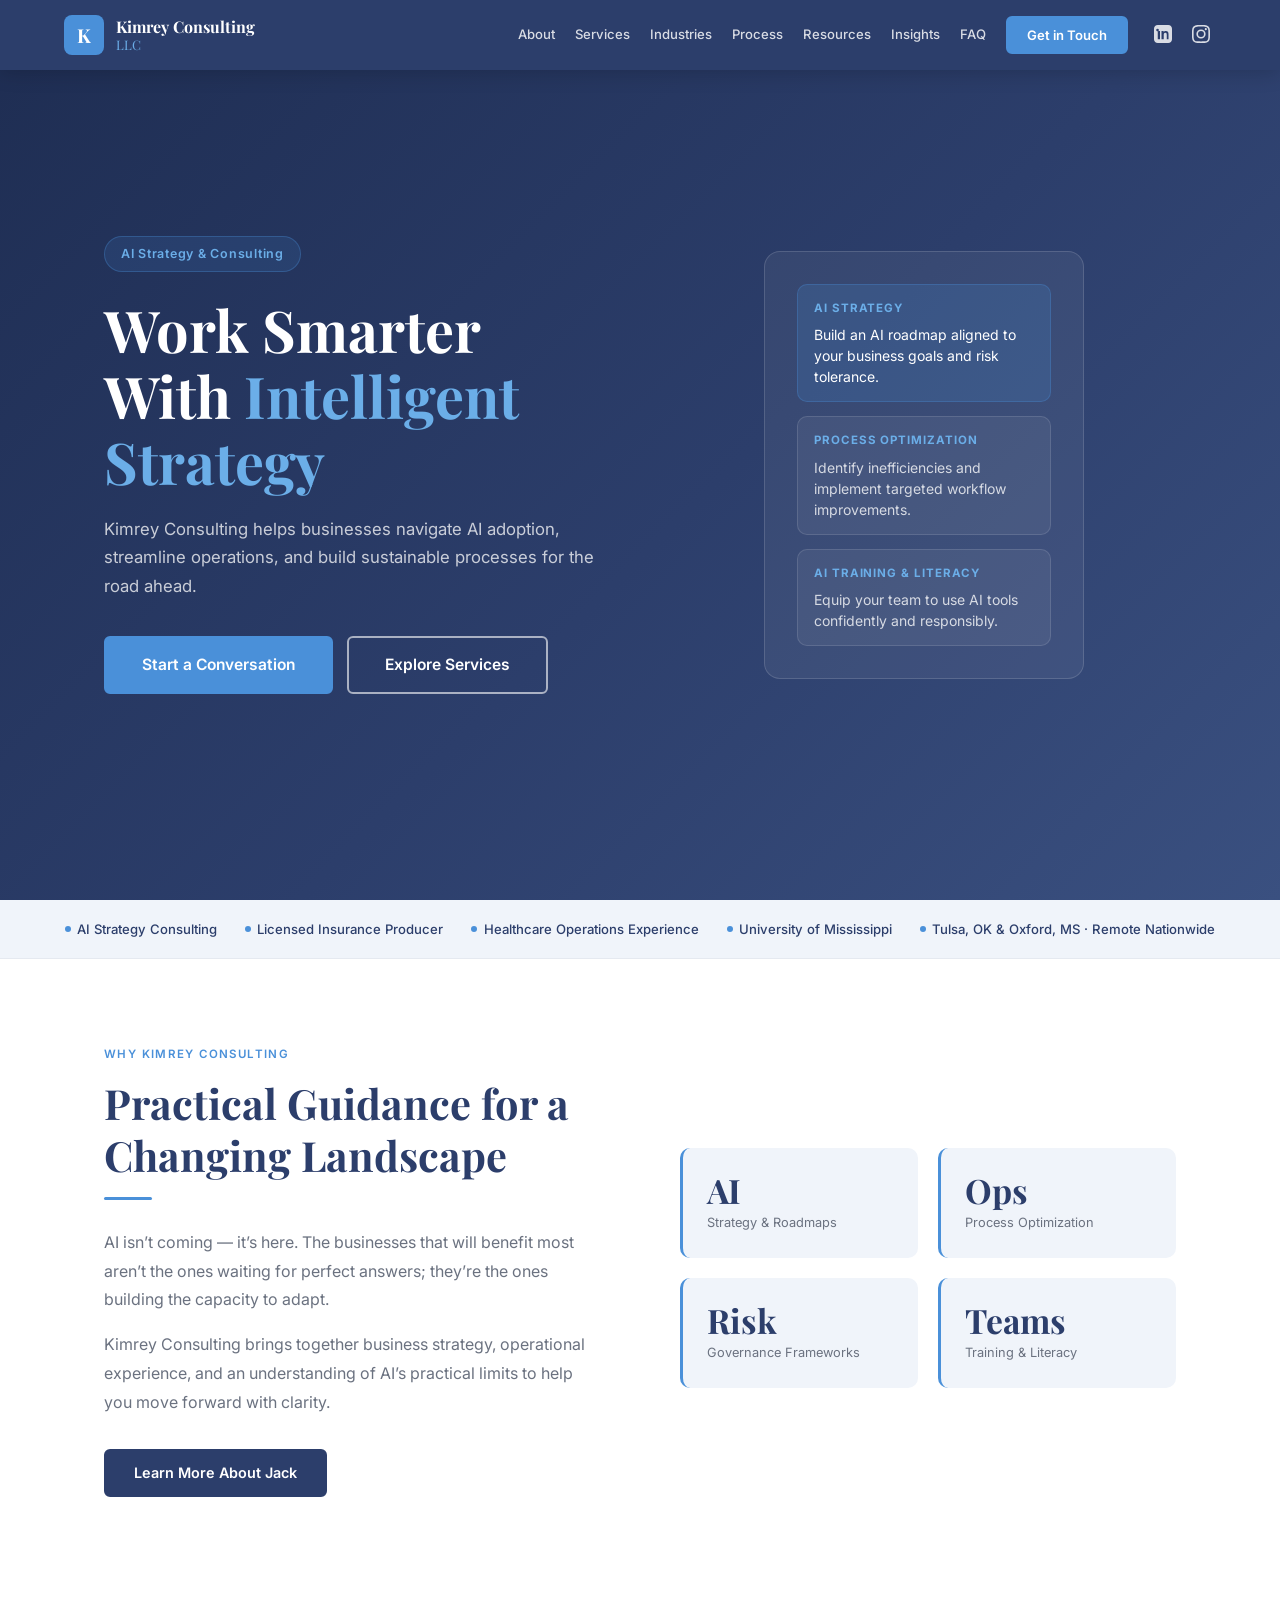
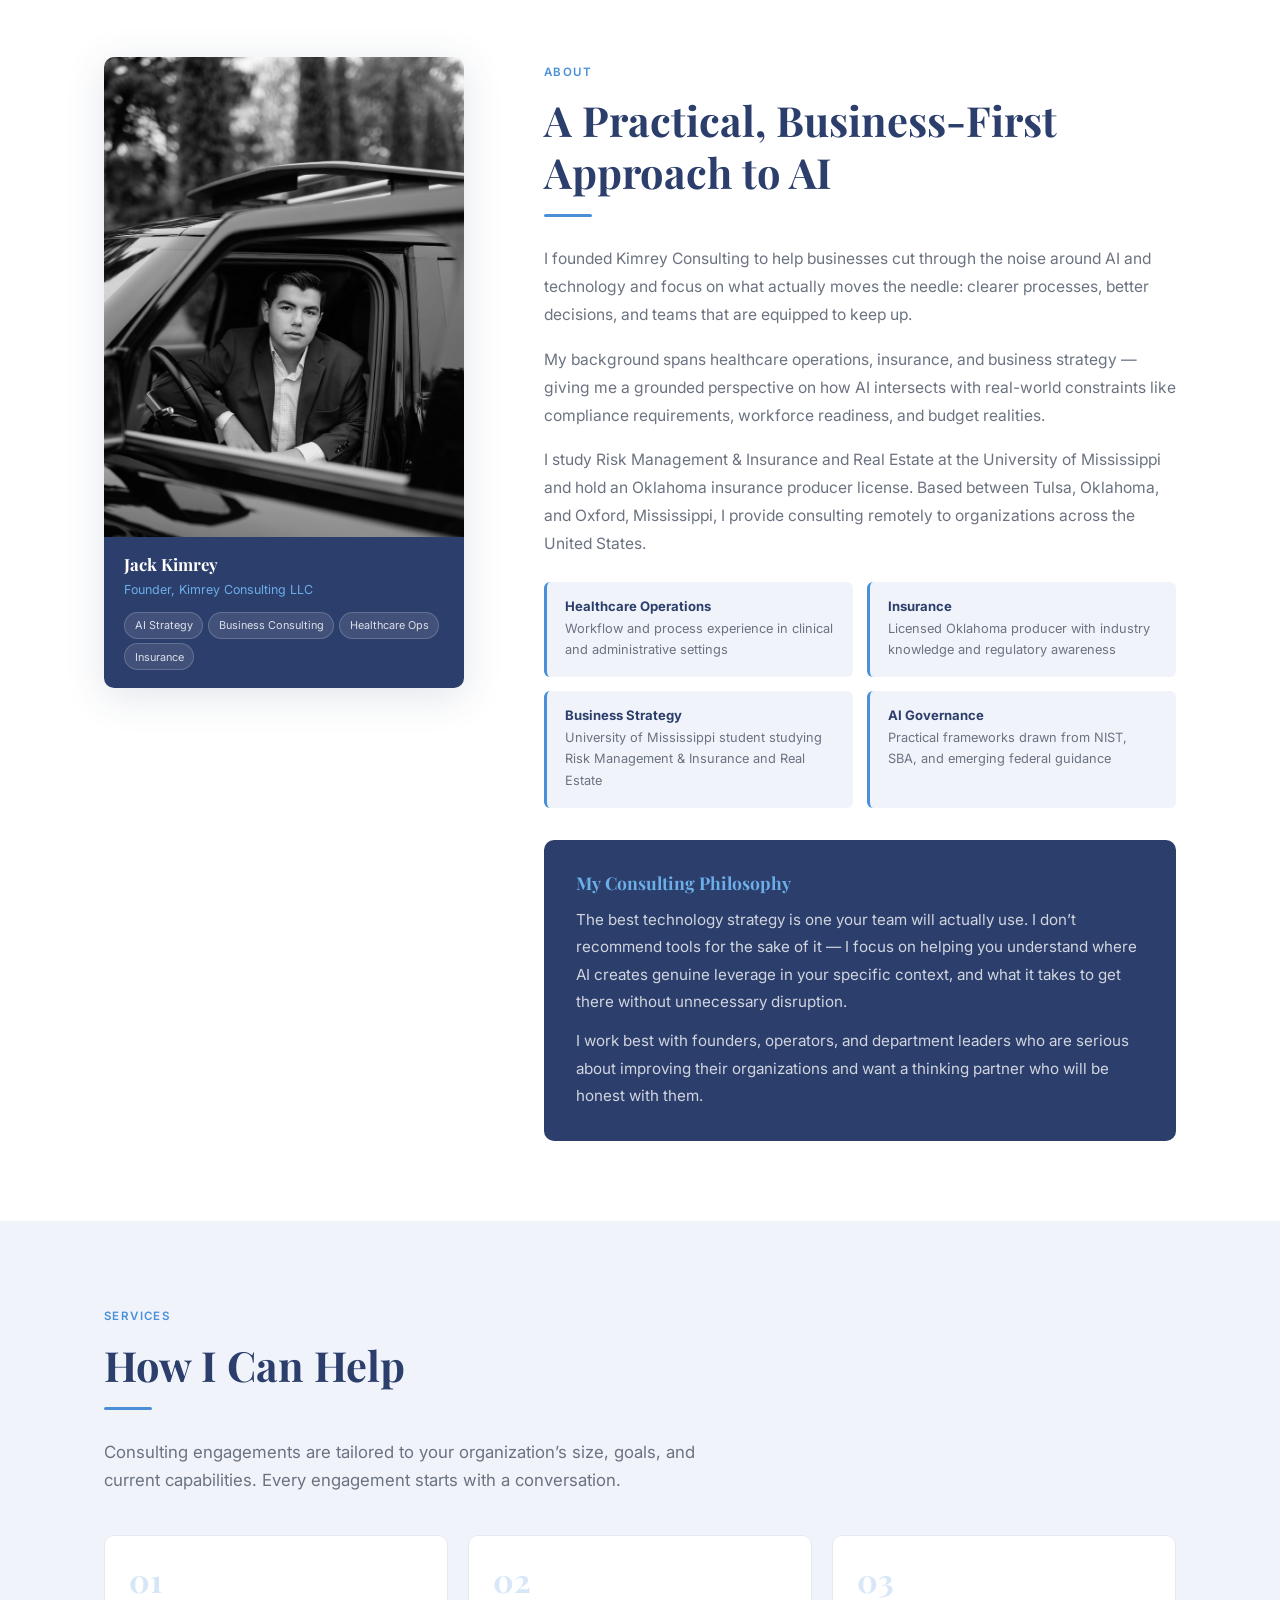
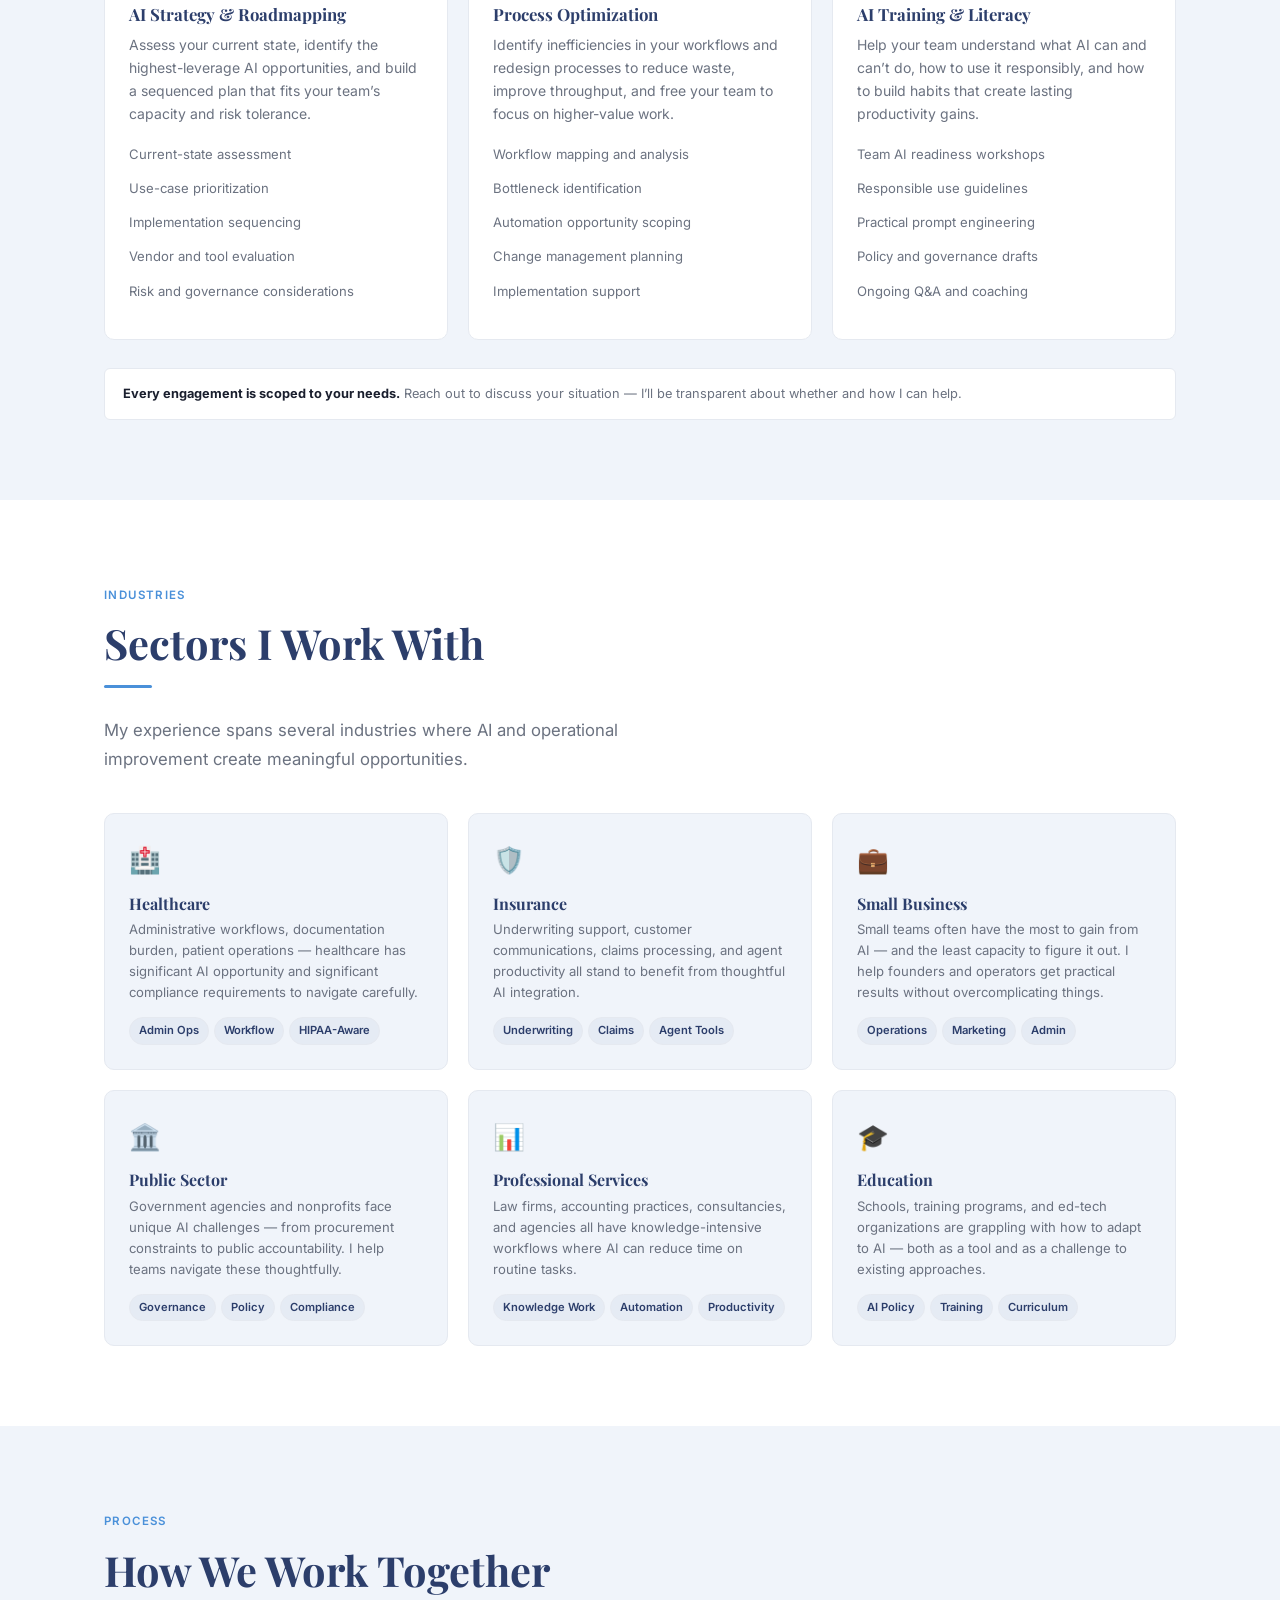
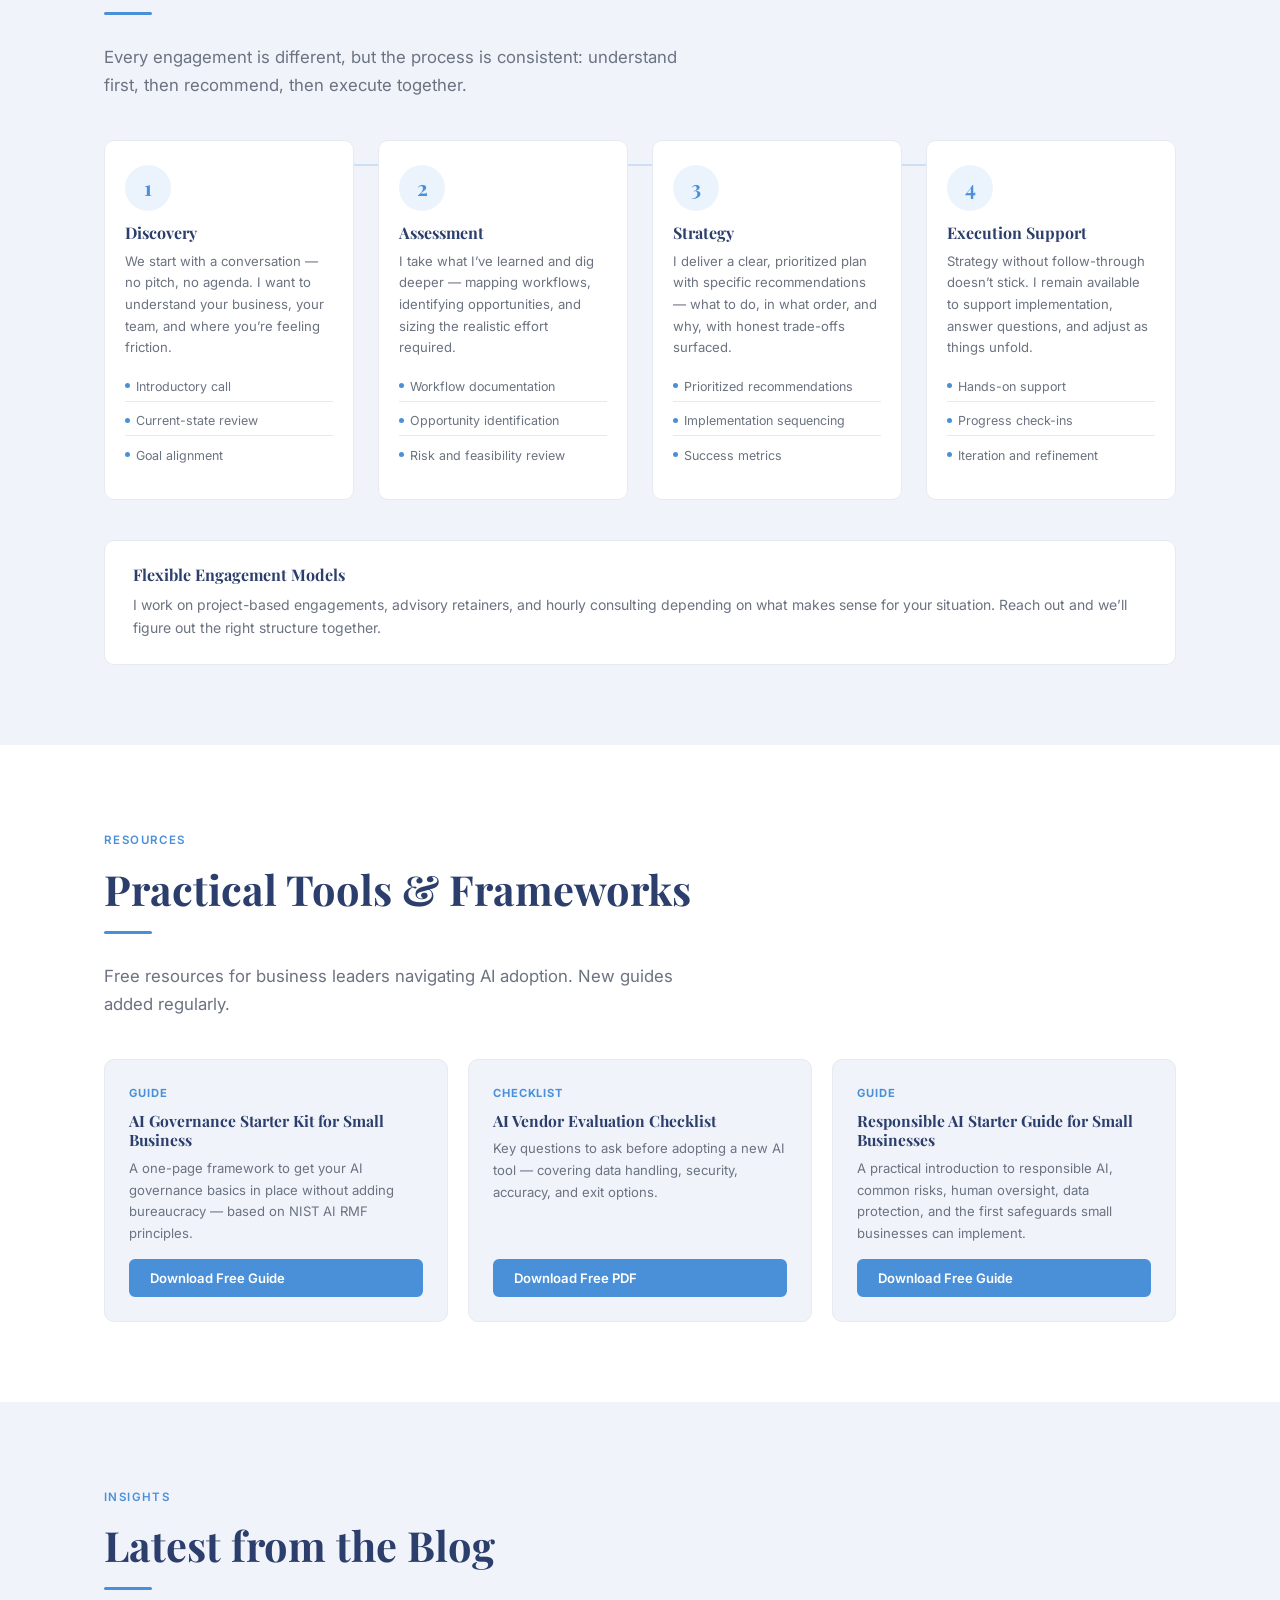
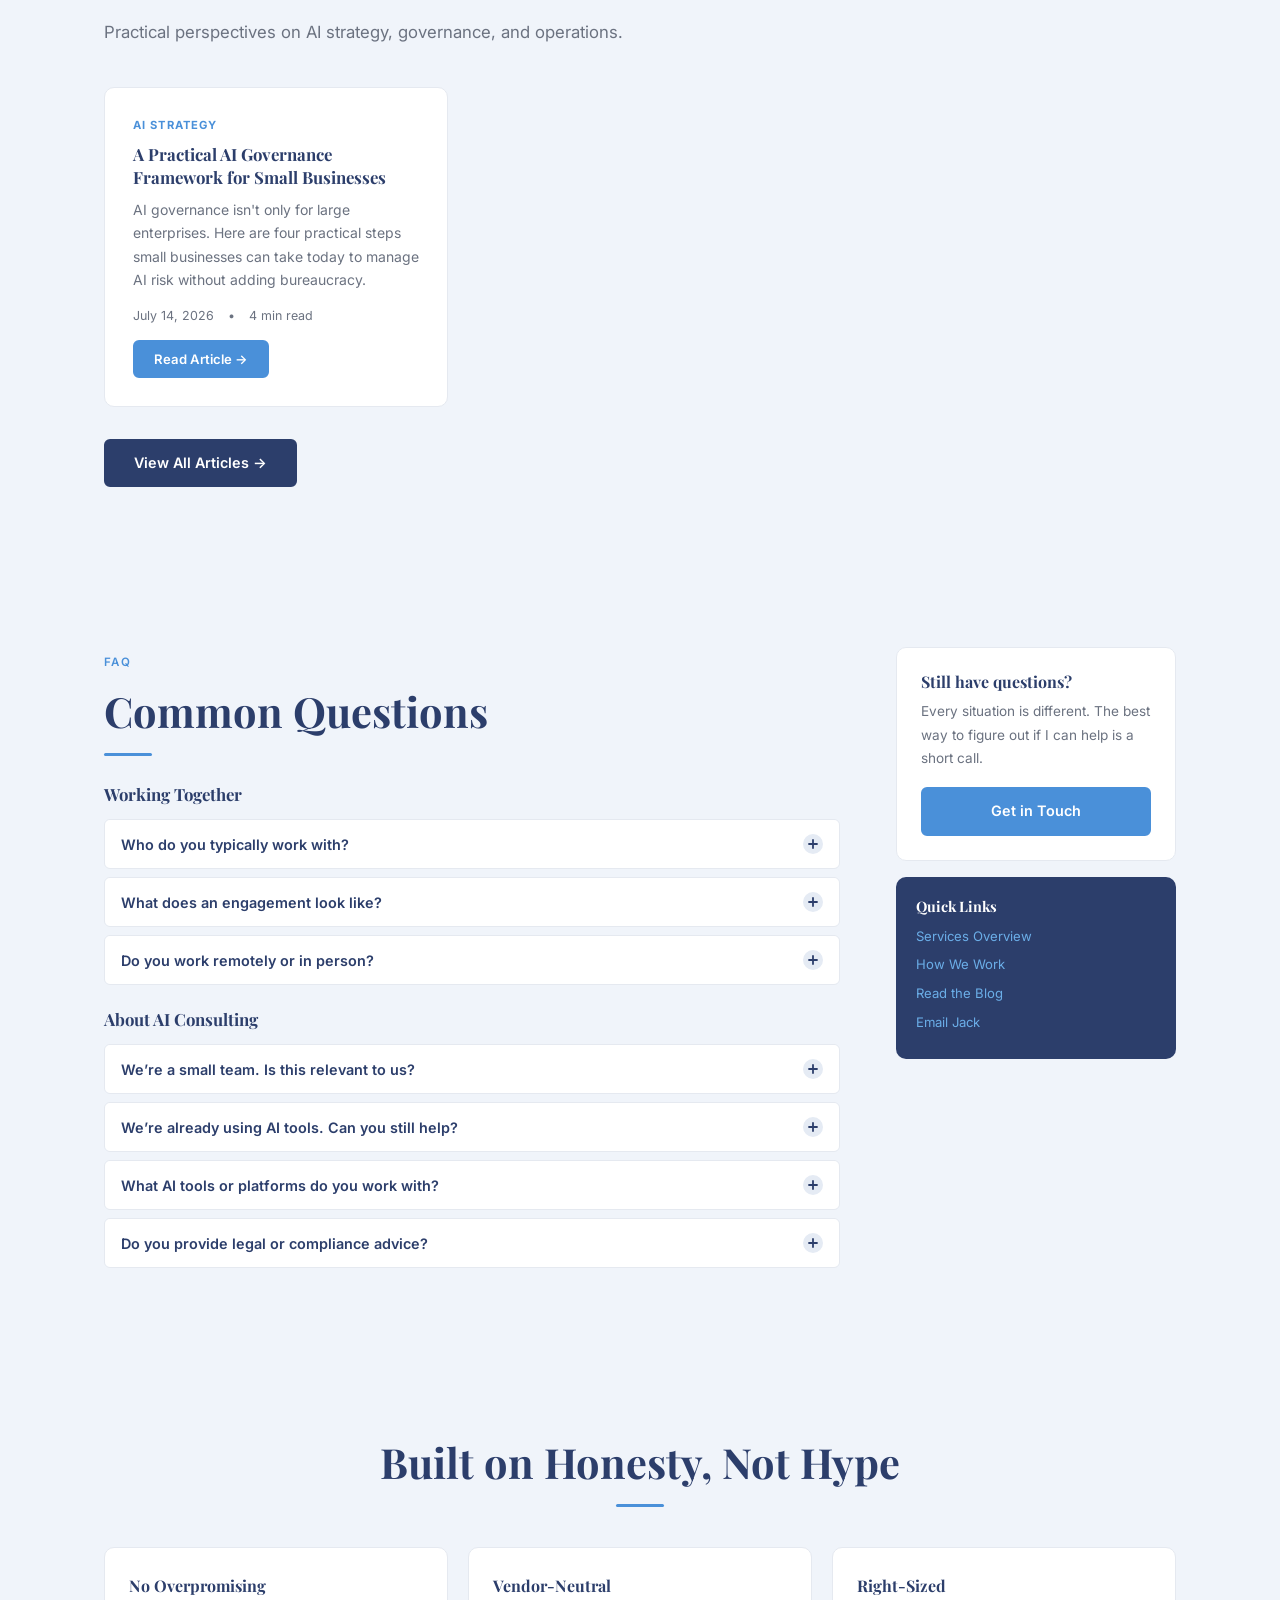
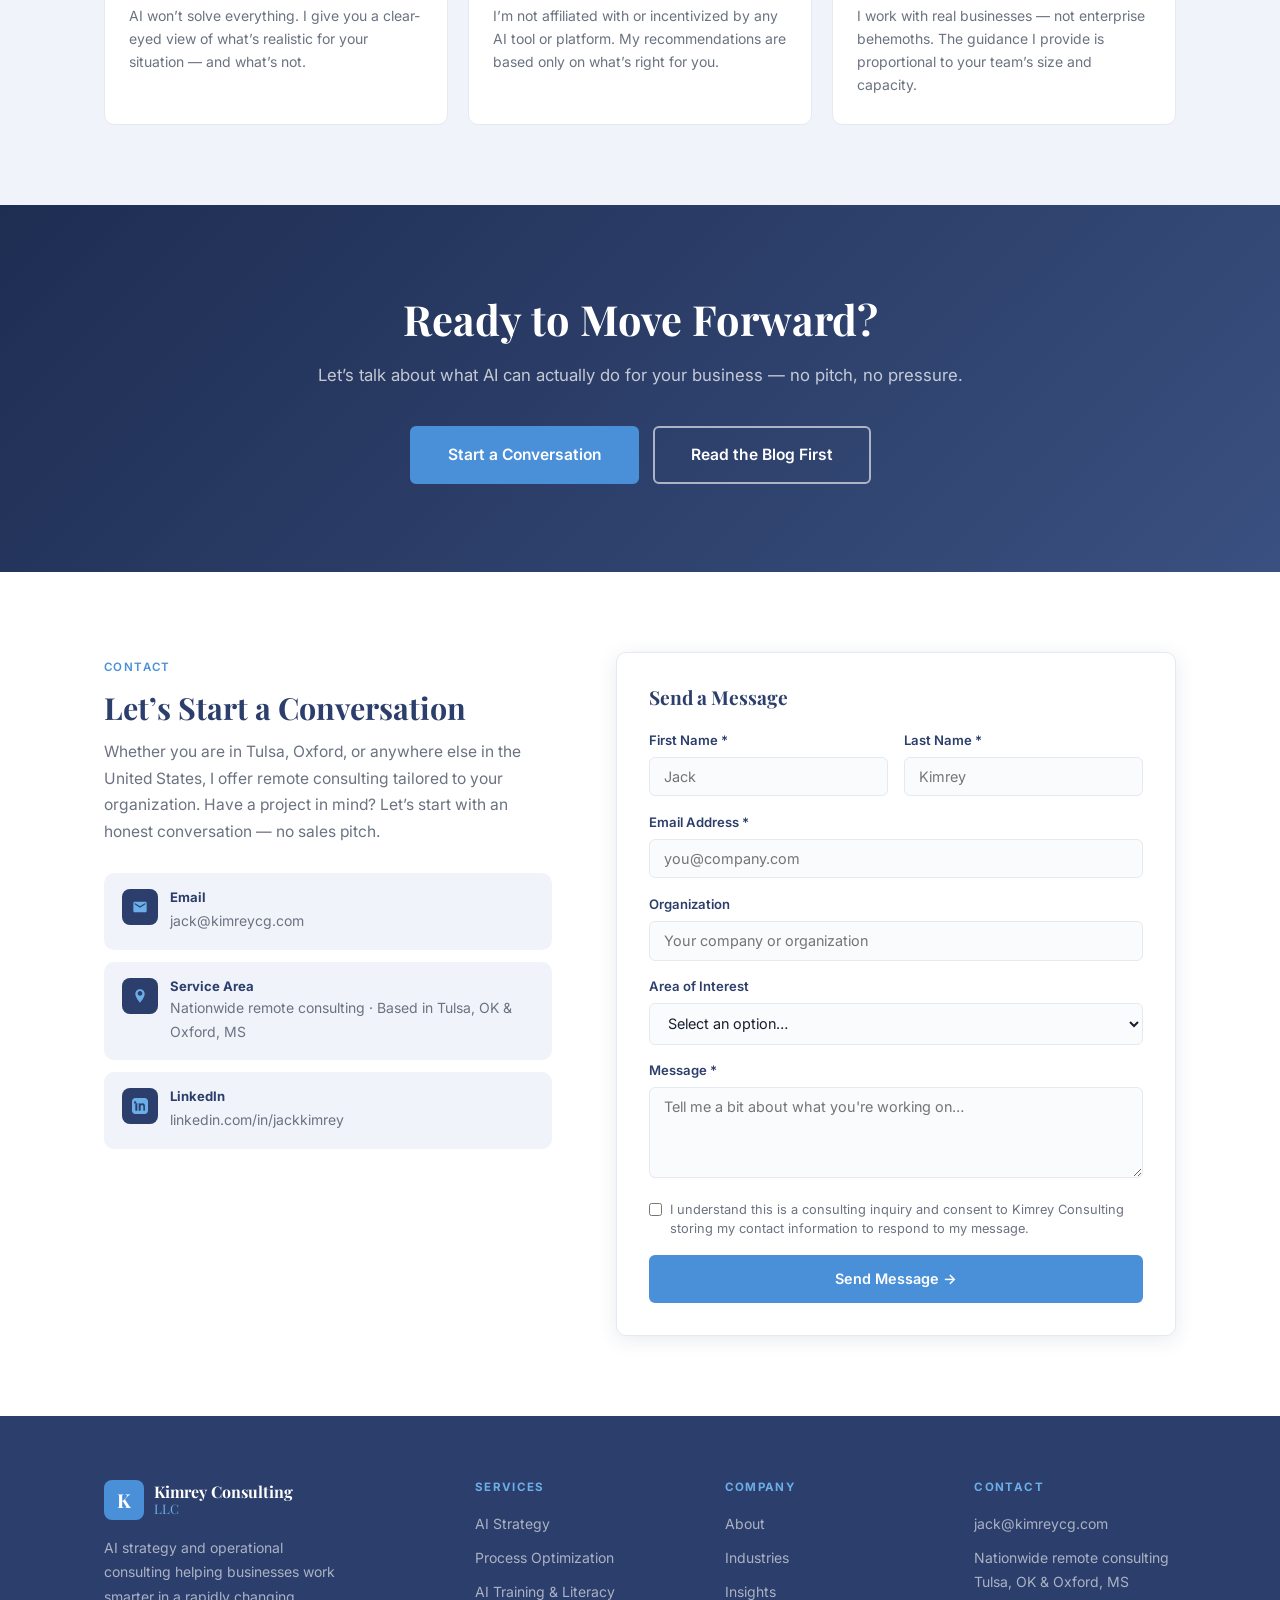
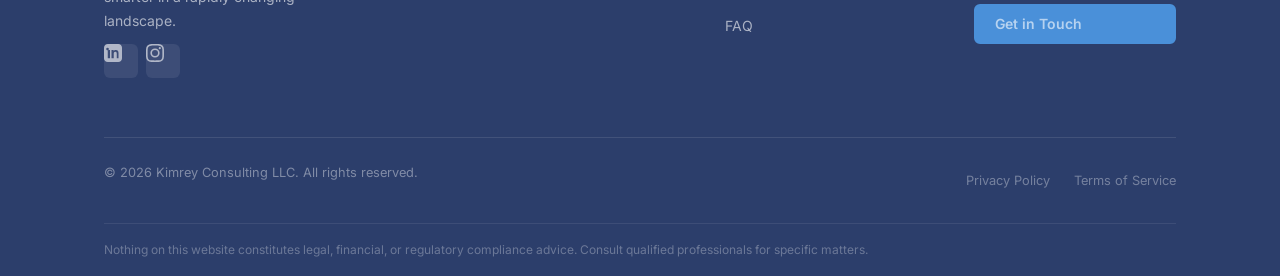
<file: index.html>
<!DOCTYPE html>
<html lang="en">
<head>
<meta charset="UTF-8">
<meta name="viewport" content="width=device-width,initial-scale=1">
<title>Kimrey Consulting — AI Strategy & Business Consulting</title>
<meta name="description" content="AI strategy, process optimization, and operational consulting for healthcare, insurance, small business, and the public sector.">
<link rel="canonical" href="https://kimreycg.com/">
<meta property="og:title" content="Kimrey Consulting — AI Strategy & Business Consulting">
<meta property="og:description" content="AI strategy, process optimization, and operational consulting for healthcare, insurance, small business, and the public sector.">
<meta property="og:url" content="https://kimreycg.com/">
<meta property="og:type" content="website">
<meta name="robots" content="index,follow">
<link rel="preconnect" href="https://fonts.googleapis.com">
<link rel="preconnect" href="https://fonts.gstatic.com" crossorigin>
<link href="https://fonts.googleapis.com/css2?family=Inter:wght@400;500;600;700&family=Playfair+Display:wght@400;600;700&display=swap" rel="stylesheet">
<link rel="stylesheet" href="/assets/css/style.css">

</head>
<body>
<a href="#main-content" class="skip-link">Skip to main content</a>
<header class="site-header" role="banner">
<div class="nc">
  <a class="nb" href="/">
    <div class="lm">K</div>
    <div class="bt"><span class="bn">Kimrey Consulting</span><span class="bs">LLC</span></div>
  </a>
  <nav id="navLinks" class="nl" role="navigation" aria-label="Main navigation">
    <a href="/#about" class="">About</a>
    <a href="/#services" class="">Services</a>
    <a href="/#industries" class="">Industries</a>
    <a href="/#process" class="">Process</a>
    <a href="/#resources" class="">Resources</a>
    <a href="/insights.html" class="">Insights</a>
    <a href="/#faq" class="">FAQ</a>
    <a href="/#contact" class="btn btn-b btn-sm">Get in Touch</a>
    <div class="ns" aria-label="Social links">
      <a href="https://www.linkedin.com/in/jackkimrey/" target="_blank" rel="noopener noreferrer" aria-label="LinkedIn"><svg viewBox="0 0 24 24" width="18" height="18" fill="currentColor"><path d="M19 0H5C2.24 0 0 2.24 0 5v14c0 2.76 2.24 5 5 5h14c2.76 0 5-2.24 5-5V5c0-2.76-2.24-5-5-5zM8 19H5V8h3v11zM6.5 6.73A1.77 1.77 0 114.73 4.96 1.77 1.77 0 016.5 6.73zM20 19h-3v-5.6c0-1.34-.03-3.06-1.86-3.06-1.87 0-2.16 1.46-2.16 2.97V19H10V8h2.88v1.5h.04c.4-.76 1.38-1.56 2.84-1.56 3.04 0 3.6 2 3.6 4.59V19z"/></svg></a>
      <a href="https://www.instagram.com/kimreycg/" target="_blank" rel="noopener noreferrer" aria-label="Instagram"><svg viewBox="0 0 24 24" width="18" height="18" fill="currentColor"><path d="M12 2.163c3.204 0 3.584.012 4.85.07 3.252.148 4.771 1.691 4.919 4.919.058 1.265.069 1.645.069 4.849 0 3.205-.012 3.584-.069 4.849-.149 3.225-1.664 4.771-4.919 4.919-1.266.058-1.644.07-4.85.07-3.204 0-3.584-.012-4.849-.07-3.26-.149-4.771-1.699-4.919-4.92-.058-1.265-.07-1.644-.07-4.849 0-3.204.013-3.583.07-4.849.149-3.227 1.664-4.771 4.919-4.919 1.266-.057 1.645-.069 4.849-.069zm0-2.163c-3.259 0-3.667.014-4.947.072-4.358.2-6.78 2.618-6.98 6.98-.059 1.281-.073 1.689-.073 4.948 0 3.259.014 3.668.072 4.948.2 4.358 2.618 6.78 6.98 6.98 1.281.058 1.689.072 4.948.072 3.259 0 3.668-.014 4.948-.072 4.354-.2 6.782-2.618 6.979-6.98.059-1.28.073-1.689.073-4.948 0-3.259-.014-3.667-.072-4.947-.196-4.354-2.617-6.78-6.979-6.98-1.281-.059-1.69-.073-4.949-.073zm0 5.838a6.162 6.162 0 100 12.324 6.162 6.162 0 000-12.324zm0 10.162a4 4 0 110-8 4 4 0 010 8zm6.406-11.845a1.44 1.44 0 100 2.881 1.44 1.44 0 000-2.881z"/></svg></a>
    </div>
  </nav>
  <button id="navToggle" class="nt" aria-expanded="false" aria-controls="navLinks" aria-label="Toggle navigation">
    <span></span><span></span><span></span>
  </button>
</div>
</header>
<main id="main-content">

<!-- HERO -->
<section id="home" aria-label="Hero">
  <div class="con">
    <div class="hi">
      <div class="ht">
        <div class="hb">AI Strategy &amp; Consulting</div>
        <h1>Work Smarter With <em>Intelligent Strategy</em></h1>
        <p class="hs">Kimrey Consulting helps businesses navigate AI adoption, streamline operations, and build sustainable processes for the road ahead.</p>
        <div class="bg">
          <a href="#contact" class="btn btn-b btn-lg">Start a Conversation</a>
          <a href="#services" class="btn btn-wo btn-lg">Explore Services</a>
        </div>
      </div>
      <div class="hv" aria-hidden="true">
        <div style="background:rgba(255,255,255,.06);border:1px solid rgba(255,255,255,.14);border-radius:16px;padding:2rem;max-width:320px;width:100%;">
          <div style="display:flex;flex-direction:column;gap:.875rem;">
            <div style="background:rgba(74,144,217,.18);border:1px solid rgba(74,144,217,.3);border-radius:10px;padding:.875rem 1rem;">
              <div style="font-size:.72rem;color:#6BAEE8;font-weight:700;letter-spacing:.08em;text-transform:uppercase;margin-bottom:.35rem;">AI Strategy</div>
              <div style="color:#fff;font-size:.875rem;line-height:1.5;">Build an AI roadmap aligned to your business goals and risk tolerance.</div>
            </div>
            <div style="background:rgba(255,255,255,.06);border:1px solid rgba(255,255,255,.12);border-radius:10px;padding:.875rem 1rem;">
              <div style="font-size:.72rem;color:#6BAEE8;font-weight:700;letter-spacing:.08em;text-transform:uppercase;margin-bottom:.35rem;">Process Optimization</div>
              <div style="color:rgba(255,255,255,.78);font-size:.875rem;line-height:1.5;">Identify inefficiencies and implement targeted workflow improvements.</div>
            </div>
            <div style="background:rgba(255,255,255,.06);border:1px solid rgba(255,255,255,.12);border-radius:10px;padding:.875rem 1rem;">
              <div style="font-size:.72rem;color:#6BAEE8;font-weight:700;letter-spacing:.08em;text-transform:uppercase;margin-bottom:.35rem;">AI Training &amp; Literacy</div>
              <div style="color:rgba(255,255,255,.78);font-size:.875rem;line-height:1.5;">Equip your team to use AI tools confidently and responsibly.</div>
            </div>
          </div>
        </div>
      </div>
    </div>
  </div>
</section>

<!-- CREDENTIALS BAR -->
<div class="cb" aria-label="Quick credentials">
  <div class="cbi">
    <div class="ci"><div class="cd"></div>AI Strategy Consulting</div>
    <div class="ci"><div class="cd"></div>Licensed Insurance Producer</div>
    <div class="ci"><div class="cd"></div>Healthcare Operations Experience</div>
    <div class="ci"><div class="cd"></div>University of Mississippi</div>
    <div class="ci"><div class="cd"></div>Tulsa, OK &amp; Oxford, MS · Remote Nationwide</div>
  </div>
</div>

<!-- ABOUT HIGHLIGHT -->
<section id="hp" class="ps" aria-label="Highlight">
  <div class="con">
    <div class="pg">
      <div>
        <span class="tag">Why Kimrey Consulting</span>
        <h2 class="st">Practical Guidance for a Changing Landscape</h2>
        <div class="al"></div>
        <p style="color:var(--muted);line-height:1.8;">AI isn&rsquo;t coming — it&rsquo;s here. The businesses that will benefit most aren&rsquo;t the ones waiting for perfect answers; they&rsquo;re the ones building the capacity to adapt.</p>
        <p style="color:var(--muted);line-height:1.8;margin-top:.75rem;">Kimrey Consulting brings together business strategy, operational experience, and an understanding of AI&rsquo;s practical limits to help you move forward with clarity.</p>
        <div style="margin-top:2rem;"><a href="#about" class="btn btn-p">Learn More About Jack</a></div>
      </div>
      <div class="sg">
        <div class="sc"><div class="sn">AI</div><div class="sl">Strategy & Roadmaps</div></div>
        <div class="sc"><div class="sn">Ops</div><div class="sl">Process Optimization</div></div>
        <div class="sc"><div class="sn">Risk</div><div class="sl">Governance Frameworks</div></div>
        <div class="sc"><div class="sn">Teams</div><div class="sl">Training & Literacy</div></div>
      </div>
    </div>
  </div>
</section>

<!-- ABOUT -->
<section id="about" class="ps" aria-labelledby="about-heading">
  <div class="con">
    <div class="ag">
      <div class="apw">
        <div class="ap">
          <img src="/assets/img/jack-kimrey.jpg" alt="Jack Kimrey, founder of Kimrey Consulting LLC" loading="lazy">
          <div class="apc">
            <h4>Jack Kimrey</h4>
            <p>Founder, Kimrey Consulting LLC</p>
            <div class="cpp">
              <span class="cpi">AI Strategy</span>
              <span class="cpi">Business Consulting</span>
              <span class="cpi">Healthcare Ops</span>
              <span class="cpi">Insurance</span>
            </div>
          </div>
        </div>
      </div>
      <div class="ac">
        <span class="tag">About</span>
        <h2 id="about-heading" class="st">A Practical, Business-First Approach to AI</h2>
        <div class="al"></div>
        <p class="ab">I founded Kimrey Consulting to help businesses cut through the noise around AI and technology and focus on what actually moves the needle: clearer processes, better decisions, and teams that are equipped to keep up.</p>
        <p class="ab">My background spans healthcare operations, insurance, and business strategy — giving me a grounded perspective on how AI intersects with real-world constraints like compliance requirements, workforce readiness, and budget realities.</p>
        <p class="ab">I study Risk Management &amp; Insurance and Real Estate at the University of Mississippi and hold an Oklahoma insurance producer license. Based between Tulsa, Oklahoma, and Oxford, Mississippi, I provide consulting remotely to organizations across the United States.</p>
        <div class="cg">
          <div class="cc"><h5>Healthcare Operations</h5><p>Workflow and process experience in clinical and administrative settings</p></div>
          <div class="cc"><h5>Insurance</h5><p>Licensed Oklahoma producer with industry knowledge and regulatory awareness</p></div>
          <div class="cc"><h5>Business Strategy</h5><p>University of Mississippi student studying Risk Management &amp; Insurance and Real Estate</p></div>
          <div class="cc"><h5>AI Governance</h5><p>Practical frameworks drawn from NIST, SBA, and emerging federal guidance</p></div>
        </div>
        <div class="mb">
          <h3>My Consulting Philosophy</h3>
          <p>The best technology strategy is one your team will actually use. I don&rsquo;t recommend tools for the sake of it — I focus on helping you understand where AI creates genuine leverage in your specific context, and what it takes to get there without unnecessary disruption.</p>
          <p>I work best with founders, operators, and department leaders who are serious about improving their organizations and want a thinking partner who will be honest with them.</p>
        </div>
      </div>
    </div>
  </div>
</section>

<!-- SERVICES -->
<section id="services" class="ps" aria-labelledby="services-heading">
  <div class="con">
    <span class="tag">Services</span>
    <h2 id="services-heading" class="st">How I Can Help</h2>
    <div class="al"></div>
    <p class="ss">Consulting engagements are tailored to your organization&rsquo;s size, goals, and current capabilities. Every engagement starts with a conversation.</p>
    <div class="svg">
      <div class="svc">
        <div class="svn">01</div>
        <h3>AI Strategy &amp; Roadmapping</h3>
        <p>Assess your current state, identify the highest-leverage AI opportunities, and build a sequenced plan that fits your team&rsquo;s capacity and risk tolerance.</p>
        <ul class="svl">
          <li>Current-state assessment</li>
          <li>Use-case prioritization</li>
          <li>Implementation sequencing</li>
          <li>Vendor and tool evaluation</li>
          <li>Risk and governance considerations</li>
        </ul>
      </div>
      <div class="svc">
        <div class="svn">02</div>
        <h3>Process Optimization</h3>
        <p>Identify inefficiencies in your workflows and redesign processes to reduce waste, improve throughput, and free your team to focus on higher-value work.</p>
        <ul class="svl">
          <li>Workflow mapping and analysis</li>
          <li>Bottleneck identification</li>
          <li>Automation opportunity scoping</li>
          <li>Change management planning</li>
          <li>Implementation support</li>
        </ul>
      </div>
      <div class="svc">
        <div class="svn">03</div>
        <h3>AI Training &amp; Literacy</h3>
        <p>Help your team understand what AI can and can&rsquo;t do, how to use it responsibly, and how to build habits that create lasting productivity gains.</p>
        <ul class="svl">
          <li>Team AI readiness workshops</li>
          <li>Responsible use guidelines</li>
          <li>Practical prompt engineering</li>
          <li>Policy and governance drafts</li>
          <li>Ongoing Q&amp;A and coaching</li>
        </ul>
      </div>
    </div>
    <div class="db">
      <strong>Every engagement is scoped to your needs.</strong> Reach out to discuss your situation — I&rsquo;ll be transparent about whether and how I can help.
    </div>
  </div>
</section>

<!-- INDUSTRIES -->
<section id="industries" class="ps" aria-labelledby="industries-heading">
  <div class="con">
    <span class="tag">Industries</span>
    <h2 id="industries-heading" class="st">Sectors I Work With</h2>
    <div class="al"></div>
    <p class="ss">My experience spans several industries where AI and operational improvement create meaningful opportunities.</p>
    <div class="ing">
      <div class="int">
        <div class="ii">🏥</div>
        <h3>Healthcare</h3>
        <p>Administrative workflows, documentation burden, patient operations — healthcare has significant AI opportunity and significant compliance requirements to navigate carefully.</p>
        <div class="its"><span class="it">Admin Ops</span><span class="it">Workflow</span><span class="it">HIPAA-Aware</span></div>
      </div>
      <div class="int">
        <div class="ii">🛡️</div>
        <h3>Insurance</h3>
        <p>Underwriting support, customer communications, claims processing, and agent productivity all stand to benefit from thoughtful AI integration.</p>
        <div class="its"><span class="it">Underwriting</span><span class="it">Claims</span><span class="it">Agent Tools</span></div>
      </div>
      <div class="int">
        <div class="ii">💼</div>
        <h3>Small Business</h3>
        <p>Small teams often have the most to gain from AI — and the least capacity to figure it out. I help founders and operators get practical results without overcomplicating things.</p>
        <div class="its"><span class="it">Operations</span><span class="it">Marketing</span><span class="it">Admin</span></div>
      </div>
      <div class="int">
        <div class="ii">🏛️</div>
        <h3>Public Sector</h3>
        <p>Government agencies and nonprofits face unique AI challenges — from procurement constraints to public accountability. I help teams navigate these thoughtfully.</p>
        <div class="its"><span class="it">Governance</span><span class="it">Policy</span><span class="it">Compliance</span></div>
      </div>
      <div class="int">
        <div class="ii">📊</div>
        <h3>Professional Services</h3>
        <p>Law firms, accounting practices, consultancies, and agencies all have knowledge-intensive workflows where AI can reduce time on routine tasks.</p>
        <div class="its"><span class="it">Knowledge Work</span><span class="it">Automation</span><span class="it">Productivity</span></div>
      </div>
      <div class="int">
        <div class="ii">🎓</div>
        <h3>Education</h3>
        <p>Schools, training programs, and ed-tech organizations are grappling with how to adapt to AI — both as a tool and as a challenge to existing approaches.</p>
        <div class="its"><span class="it">AI Policy</span><span class="it">Training</span><span class="it">Curriculum</span></div>
      </div>
    </div>
  </div>
</section>

<!-- PROCESS -->
<section id="process" class="ps" aria-labelledby="process-heading">
  <div class="con">
    <span class="tag">Process</span>
    <h2 id="process-heading" class="st">How We Work Together</h2>
    <div class="al"></div>
    <p class="ss">Every engagement is different, but the process is consistent: understand first, then recommend, then execute together.</p>
    <div class="prg">
      <div class="prc">
        <div class="prn">1</div>
        <h3>Discovery</h3>
        <p>We start with a conversation — no pitch, no agenda. I want to understand your business, your team, and where you&rsquo;re feeling friction.</p>
        <ul class="prd">
          <li>Introductory call</li>
          <li>Current-state review</li>
          <li>Goal alignment</li>
        </ul>
      </div>
      <div class="prc">
        <div class="prn">2</div>
        <h3>Assessment</h3>
        <p>I take what I&rsquo;ve learned and dig deeper — mapping workflows, identifying opportunities, and sizing the realistic effort required.</p>
        <ul class="prd">
          <li>Workflow documentation</li>
          <li>Opportunity identification</li>
          <li>Risk and feasibility review</li>
        </ul>
      </div>
      <div class="prc">
        <div class="prn">3</div>
        <h3>Strategy</h3>
        <p>I deliver a clear, prioritized plan with specific recommendations — what to do, in what order, and why, with honest trade-offs surfaced.</p>
        <ul class="prd">
          <li>Prioritized recommendations</li>
          <li>Implementation sequencing</li>
          <li>Success metrics</li>
        </ul>
      </div>
      <div class="prc">
        <div class="prn">4</div>
        <h3>Execution Support</h3>
        <p>Strategy without follow-through doesn&rsquo;t stick. I remain available to support implementation, answer questions, and adjust as things unfold.</p>
        <ul class="prd">
          <li>Hands-on support</li>
          <li>Progress check-ins</li>
          <li>Iteration and refinement</li>
        </ul>
      </div>
    </div>
    <div class="prn2">
      <h4>Flexible Engagement Models</h4>
      <p>I work on project-based engagements, advisory retainers, and hourly consulting depending on what makes sense for your situation. Reach out and we&rsquo;ll figure out the right structure together.</p>
    </div>
  </div>
</section>

<!-- RESOURCES -->
<section id="resources" class="ps" aria-labelledby="resources-heading">
  <div class="con">
    <span class="tag">Resources</span>
    <h2 id="resources-heading" class="st">Practical Tools &amp; Frameworks</h2>
    <div class="al"></div>
    <p class="ss">Free resources for business leaders navigating AI adoption. New guides added regularly.</p>
    <div class="rsg">
      <div class="rsc">
        <span class="rst">Guide</span>
        <h3>AI Governance Starter Kit for Small Business</h3>
        <p>A one-page framework to get your AI governance basics in place without adding bureaucracy — based on NIST AI RMF principles.</p>
        <a href="/downloads/ai-governance-starter-kit.pdf" download class="btn btn-b btn-sm" style="margin-top:auto;">Download Free Guide</a>
      </div>
      <div class="rsc">
        <span class="rst">Checklist</span>
        <h3>AI Vendor Evaluation Checklist</h3>
        <p>Key questions to ask before adopting a new AI tool — covering data handling, security, accuracy, and exit options.</p>
        <a href="/downloads/checklist.pdf" download class="btn btn-b btn-sm" style="margin-top:auto;">Download Free PDF</a>
      </div>
      <div class="rsc">
        <span class="rst">Guide</span>
        <h3>Responsible AI Starter Guide for Small Businesses</h3>
        <p>A practical introduction to responsible AI, common risks, human oversight, data protection, and the first safeguards small businesses can implement.</p>
        <a href="/downloads/Responsible-AI-Starter-Guide.pdf" download class="btn btn-b btn-sm" style="margin-top:auto;">Download Free Guide</a>
      </div>
    </div>
  </div>
</section>

<!-- LATEST INSIGHTS -->
<section id="latest-insights" class="ps" style="background:var(--cream);" aria-labelledby="insights-heading">
  <div class="con">
    <span class="tag">Insights</span>
    <h2 id="insights-heading" class="st">Latest from the Blog</h2>
    <div class="al"></div>
    <p class="ss">Practical perspectives on AI strategy, governance, and operations.</p>
    <div id="latestInsightsGrid" class="icg">
      <p class="loading-text">Loading articles…</p>
    </div>
    <div style="margin-top:2rem;"><a href="/insights.html" class="btn btn-p">View All Articles →</a></div>
  </div>
</section>

<!-- FAQ -->
<section id="faq" class="ps" aria-labelledby="faq-heading">
  <div class="con">
    <div class="fl2">
      <div>
        <span class="tag">FAQ</span>
        <h2 id="faq-heading" class="st">Common Questions</h2>
        <div class="al"></div>

        <h3 class="fst">Working Together</h3>

        <div class="ai">
          <button class="ab2" aria-expanded="false" aria-controls="faq1">
            Who do you typically work with?
            <span class="aic"><svg width="10" height="10" viewBox="0 0 10 10" fill="none"><path d="M5 1v8M1 5h8" stroke="currentColor" stroke-width="1.8" stroke-linecap="round"/></svg></span>
          </button>
          <div id="faq1" class="ap2" aria-hidden="true" style="display:none">
            <p>I work with founders, operators, department leaders, and small business owners who are serious about improving their organizations. Most of my clients are in healthcare, insurance, small business, or the public sector — but I&rsquo;m open to conversations with anyone facing the challenges I can genuinely help with.</p>
          </div>
        </div>

        <div class="ai">
          <button class="ab2" aria-expanded="false" aria-controls="faq2">
            What does an engagement look like?
            <span class="aic"><svg width="10" height="10" viewBox="0 0 10 10" fill="none"><path d="M5 1v8M1 5h8" stroke="currentColor" stroke-width="1.8" stroke-linecap="round"/></svg></span>
          </button>
          <div id="faq2" class="ap2" aria-hidden="true" style="display:none">
            <p>Every engagement starts with a discovery call so I can understand your situation before recommending anything. From there, engagements range from a focused project (a specific strategy deliverable or training workshop) to an ongoing advisory relationship. I&rsquo;ll always be transparent about scope and pricing before we commit to anything.</p>
          </div>
        </div>

        <div class="ai">
          <button class="ab2" aria-expanded="false" aria-controls="faq3">
            Do you work remotely or in person?
            <span class="aic"><svg width="10" height="10" viewBox="0 0 10 10" fill="none"><path d="M5 1v8M1 5h8" stroke="currentColor" stroke-width="1.8" stroke-linecap="round"/></svg></span>
          </button>
          <div id="faq3" class="ap2" aria-hidden="true" style="display:none">
            <p>Kimrey Consulting works with organizations nationwide through remote meetings and shared digital tools. I am based between Tulsa, Oklahoma, and Oxford, Mississippi; in-person meetings in those areas may be arranged when practical.</p>
          </div>
        </div>

        <h3 class="fst">About AI Consulting</h3>

        <div class="ai">
          <button class="ab2" aria-expanded="false" aria-controls="faq4">
            We&rsquo;re a small team. Is this relevant to us?
            <span class="aic"><svg width="10" height="10" viewBox="0 0 10 10" fill="none"><path d="M5 1v8M1 5h8" stroke="currentColor" stroke-width="1.8" stroke-linecap="round"/></svg></span>
          </button>
          <div id="faq4" class="ap2" aria-hidden="true" style="display:none">
            <p>Often, yes. Small teams have the most to gain from AI assistance because each person carries more responsibility. The key is identifying the two or three places where AI actually saves meaningful time — and not overcomplicating the rest. I&rsquo;m particularly focused on practical, right-sized guidance for small businesses rather than enterprise-scale implementations.</p>
          </div>
        </div>

        <div class="ai">
          <button class="ab2" aria-expanded="false" aria-controls="faq5">
            We&rsquo;re already using AI tools. Can you still help?
            <span class="aic"><svg width="10" height="10" viewBox="0 0 10 10" fill="none"><path d="M5 1v8M1 5h8" stroke="currentColor" stroke-width="1.8" stroke-linecap="round"/></svg></span>
          </button>
          <div id="faq5" class="ap2" aria-hidden="true" style="display:none">
            <p>Absolutely. Many teams are using AI tools without a clear strategy or governance framework — which creates its own risks. I can help you audit what you&rsquo;re doing, identify gaps, establish better policies, and find the next layer of opportunity you might be missing.</p>
          </div>
        </div>

        <div class="ai">
          <button class="ab2" aria-expanded="false" aria-controls="faq6">
            What AI tools or platforms do you work with?
            <span class="aic"><svg width="10" height="10" viewBox="0 0 10 10" fill="none"><path d="M5 1v8M1 5h8" stroke="currentColor" stroke-width="1.8" stroke-linecap="round"/></svg></span>
          </button>
          <div id="faq6" class="ap2" aria-hidden="true" style="display:none">
            <p>I&rsquo;m tool-agnostic and not affiliated with any AI vendor. My focus is on helping you choose and use tools well, not on recommending any particular platform. That said, I have practical working experience with a wide range of AI tools and can give honest assessments of their trade-offs for your specific use case.</p>
          </div>
        </div>

        <div class="ai">
          <button class="ab2" aria-expanded="false" aria-controls="faq7">
            Do you provide legal or compliance advice?
            <span class="aic"><svg width="10" height="10" viewBox="0 0 10 10" fill="none"><path d="M5 1v8M1 5h8" stroke="currentColor" stroke-width="1.8" stroke-linecap="round"/></svg></span>
          </button>
          <div id="faq7" class="ap2" aria-hidden="true" style="display:none">
            <p>No. I provide business strategy and operational consulting — not legal, regulatory compliance, cybersecurity audit, or clinical advice. For matters requiring licensed professional guidance in those areas, I&rsquo;ll be upfront and recommend you engage the appropriate professional.</p>
          </div>
        </div>
      </div>

      <aside class="fsb">
        <div class="fcb">
          <h3>Still have questions?</h3>
          <p>Every situation is different. The best way to figure out if I can help is a short call.</p>
          <a href="#contact" class="btn btn-b" style="width:100%;justify-content:center;">Get in Touch</a>
        </div>
        <div class="flb" style="margin-top:1rem;">
          <h4>Quick Links</h4>
          <a href="#services">Services Overview</a>
          <a href="#process">How We Work</a>
          <a href="/insights.html">Read the Blog</a>
          <a href="mailto:jack@kimreycg.com">Email Jack</a>
        </div>
      </aside>
    </div>
  </div>
</section>

<!-- TRUST -->
<section class="ts ps" aria-label="Trust signals">
  <div class="con">
    <h2 class="st" style="text-align:center;">Built on Honesty, Not Hype</h2>
    <div class="al c"></div>
    <div class="tg">
      <div class="tc">
        <h4>No Overpromising</h4>
        <p>AI won&rsquo;t solve everything. I give you a clear-eyed view of what&rsquo;s realistic for your situation — and what&rsquo;s not.</p>
      </div>
      <div class="tc">
        <h4>Vendor-Neutral</h4>
        <p>I&rsquo;m not affiliated with or incentivized by any AI tool or platform. My recommendations are based only on what&rsquo;s right for you.</p>
      </div>
      <div class="tc">
        <h4>Right-Sized</h4>
        <p>I work with real businesses — not enterprise behemoths. The guidance I provide is proportional to your team&rsquo;s size and capacity.</p>
      </div>
    </div>
  </div>
</section>

<!-- CTA BAND -->
<section class="fcta" aria-label="Call to action">
  <div class="con">
    <h2>Ready to Move Forward?</h2>
    <p>Let&rsquo;s talk about what AI can actually do for your business — no pitch, no pressure.</p>
    <div class="bg" style="justify-content:center;">
      <a href="#contact" class="btn btn-b btn-lg">Start a Conversation</a>
      <a href="/insights.html" class="btn btn-wo btn-lg">Read the Blog First</a>
    </div>
  </div>
</section>

<!-- CONTACT -->
<section id="contact" class="ps" aria-labelledby="contact-heading">
  <div class="con">
    <div class="col">
      <div class="ci2">
        <span class="tag">Contact</span>
        <h2 id="contact-heading">Let&rsquo;s Start a Conversation</h2>
        <p>Whether you are in Tulsa, Oxford, or anywhere else in the United States, I offer remote consulting tailored to your organization. Have a project in mind? Let&rsquo;s start with an honest conversation — no sales pitch.</p>
        <div class="cms">
          <div class="cm">
            <div class="cmi"><svg viewBox="0 0 24 24" fill="currentColor" width="16" height="16"><path d="M20 4H4C2.9 4 2 4.9 2 6v12c0 1.1.9 2 2 2h16c1.1 0 2-.9 2-2V6c0-1.1-.9-2-2-2zm0 4l-8 5-8-5V6l8 5 8-5v2z"/></svg></div>
            <div class="cmt"><h5>Email</h5><a href="mailto:jack@kimreycg.com">jack@kimreycg.com</a></div>
          </div>
          <div class="cm">
            <div class="cmi"><svg viewBox="0 0 24 24" fill="currentColor" width="16" height="16"><path d="M12 2C8.13 2 5 5.13 5 9c0 5.25 7 13 7 13s7-7.75 7-13c0-3.87-3.13-7-7-7zm0 9.5C10.07 11.5 8.5 9.93 8.5 8S10.07 4.5 12 4.5 15.5 6.07 15.5 8 13.93 11.5 12 11.5z"/></svg></div>
            <div class="cmt"><h5>Service Area</h5><p>Nationwide remote consulting · Based in Tulsa, OK &amp; Oxford, MS</p></div>
          </div>
          <div class="cm">
            <div class="cmi"><svg viewBox="0 0 24 24" width="18" height="18" fill="currentColor"><path d="M19 0H5C2.24 0 0 2.24 0 5v14c0 2.76 2.24 5 5 5h14c2.76 0 5-2.24 5-5V5c0-2.76-2.24-5-5-5zM8 19H5V8h3v11zM6.5 6.73A1.77 1.77 0 114.73 4.96 1.77 1.77 0 016.5 6.73zM20 19h-3v-5.6c0-1.34-.03-3.06-1.86-3.06-1.87 0-2.16 1.46-2.16 2.97V19H10V8h2.88v1.5h.04c.4-.76 1.38-1.56 2.84-1.56 3.04 0 3.6 2 3.6 4.59V19z"/></svg></div>
            <div class="cmt"><h5>LinkedIn</h5><a href="https://www.linkedin.com/in/jackkimrey/" target="_blank" rel="noopener noreferrer">linkedin.com/in/jackkimrey</a></div>
          </div>
        </div>
      </div>

      <div class="fcard">
        <div id="formWrap">
          <h3>Send a Message</h3>
          <form id="contactForm" name="contact" data-netlify="true" onsubmit="handleContactSubmit(event)">
            <input type="hidden" name="form-name" value="contact">
            <input type="text" name="bot-field" style="display:none" aria-hidden="true">
            <div class="fr">
              <div class="fg2"><label for="cfName">First Name *</label><input id="cfName" name="firstName" required placeholder="Jack"></div>
              <div class="fg2"><label for="cfLast">Last Name *</label><input id="cfLast" name="lastName" required placeholder="Kimrey"></div>
            </div>
            <div class="fg2"><label for="cfEmail">Email Address *</label><input id="cfEmail" name="email" type="email" required placeholder="you@company.com"></div>
            <div class="fg2"><label for="cfOrg">Organization</label><input id="cfOrg" name="organization" placeholder="Your company or organization"></div>
            <div class="fg2">
              <label for="cfService">Area of Interest</label>
              <select id="cfService" name="service">
                <option value="">Select an option…</option>
                <option>AI Strategy &amp; Roadmapping</option>
                <option>Process Optimization</option>
                <option>AI Training &amp; Literacy</option>
                <option>General Inquiry</option>
              </select>
            </div>
            <div class="fg2"><label for="cfMsg">Message *</label><textarea id="cfMsg" name="message" required rows="4" placeholder="Tell me a bit about what you're working on…"></textarea></div>
            <div class="cr">
              <input type="checkbox" id="cfConsent" name="consent" required>
              <label for="cfConsent">I understand this is a consulting inquiry and consent to Kimrey Consulting storing my contact information to respond to my message.</label>
            </div>
            <div id="formError" class="fe">Something went wrong. Please try again or email jack@kimreycg.com directly.</div>
            <button id="submitBtn" type="submit" class="btn btn-b" style="width:100%;justify-content:center;margin-top:1rem;">Send Message →</button>
          </form>
        </div>
        <div id="formSuccess" class="fsucc">
          <div class="fsucc-i">✅</div>
          <h4>Message Received!</h4>
          <p>Thanks for reaching out. I&rsquo;ll be in touch within 1–2 business days.</p>
        </div>
      </div>
    </div>
  </div>
</section>

</main>
<footer class="site-footer" role="contentinfo">
<div class="con">
  <div class="fg">
    <div class="fc">
      <a class="nb" href="/" style="display:flex;gap:.6rem;align-items:center;text-decoration:none;margin-bottom:.5rem;">
        <div class="lm">K</div>
        <div class="bt"><span class="bn">Kimrey Consulting</span><span class="bs">LLC</span></div>
      </a>
      <p class="fbd">AI strategy and operational consulting helping businesses work smarter in a rapidly changing landscape.</p>
      <div class="fsoc">
        <a href="https://www.linkedin.com/in/jackkimrey/" target="_blank" rel="noopener noreferrer" aria-label="LinkedIn"><svg viewBox="0 0 24 24" width="18" height="18" fill="currentColor"><path d="M19 0H5C2.24 0 0 2.24 0 5v14c0 2.76 2.24 5 5 5h14c2.76 0 5-2.24 5-5V5c0-2.76-2.24-5-5-5zM8 19H5V8h3v11zM6.5 6.73A1.77 1.77 0 114.73 4.96 1.77 1.77 0 016.5 6.73zM20 19h-3v-5.6c0-1.34-.03-3.06-1.86-3.06-1.87 0-2.16 1.46-2.16 2.97V19H10V8h2.88v1.5h.04c.4-.76 1.38-1.56 2.84-1.56 3.04 0 3.6 2 3.6 4.59V19z"/></svg></a>
        <a href="https://www.instagram.com/kimreycg/" target="_blank" rel="noopener noreferrer" aria-label="Instagram"><svg viewBox="0 0 24 24" width="18" height="18" fill="currentColor"><path d="M12 2.163c3.204 0 3.584.012 4.85.07 3.252.148 4.771 1.691 4.919 4.919.058 1.265.069 1.645.069 4.849 0 3.205-.012 3.584-.069 4.849-.149 3.225-1.664 4.771-4.919 4.919-1.266.058-1.644.07-4.85.07-3.204 0-3.584-.012-4.849-.07-3.26-.149-4.771-1.699-4.919-4.92-.058-1.265-.07-1.644-.07-4.849 0-3.204.013-3.583.07-4.849.149-3.227 1.664-4.771 4.919-4.919 1.266-.057 1.645-.069 4.849-.069zm0-2.163c-3.259 0-3.667.014-4.947.072-4.358.2-6.78 2.618-6.98 6.98-.059 1.281-.073 1.689-.073 4.948 0 3.259.014 3.668.072 4.948.2 4.358 2.618 6.78 6.98 6.98 1.281.058 1.689.072 4.948.072 3.259 0 3.668-.014 4.948-.072 4.354-.2 6.782-2.618 6.979-6.98.059-1.28.073-1.689.073-4.948 0-3.259-.014-3.667-.072-4.947-.196-4.354-2.617-6.78-6.979-6.98-1.281-.059-1.69-.073-4.949-.073zm0 5.838a6.162 6.162 0 100 12.324 6.162 6.162 0 000-12.324zm0 10.162a4 4 0 110-8 4 4 0 010 8zm6.406-11.845a1.44 1.44 0 100 2.881 1.44 1.44 0 000-2.881z"/></svg></a>
      </div>
    </div>
    <div class="fc">
      <h5>Services</h5>
      <a href="/#services">AI Strategy</a>
      <a href="/#services">Process Optimization</a>
      <a href="/#services">AI Training & Literacy</a>
    </div>
    <div class="fc">
      <h5>Company</h5>
      <a href="/#about">About</a>
      <a href="/#industries">Industries</a>
      <a href="/insights.html">Insights</a>
      <a href="/#faq">FAQ</a>
    </div>
    <div class="fc">
      <h5>Contact</h5>
      <a href="mailto:jack@kimreycg.com">jack@kimreycg.com</a>
      <p>Nationwide remote consulting<br>Tulsa, OK &amp; Oxford, MS</p>
      <a href="/#contact" class="btn btn-b btn-sm" style="margin-top:.625rem;">Get in Touch</a>
    </div>
  </div>
  <div class="fb">
    <p>&copy; 2026 Kimrey Consulting LLC. All rights reserved.</p>
    <div class="fl">
      <a href="/privacy.html">Privacy Policy</a>
      <a href="/terms.html">Terms of Service</a>
    </div>
  </div>
  <div class="fd">
    <p>Nothing on this website constitutes legal, financial, or regulatory compliance advice. Consult qualified professionals for specific matters.</p>
  </div>
</div>
</footer>
<script src="/assets/js/main.js"></script>
</html>
</file>
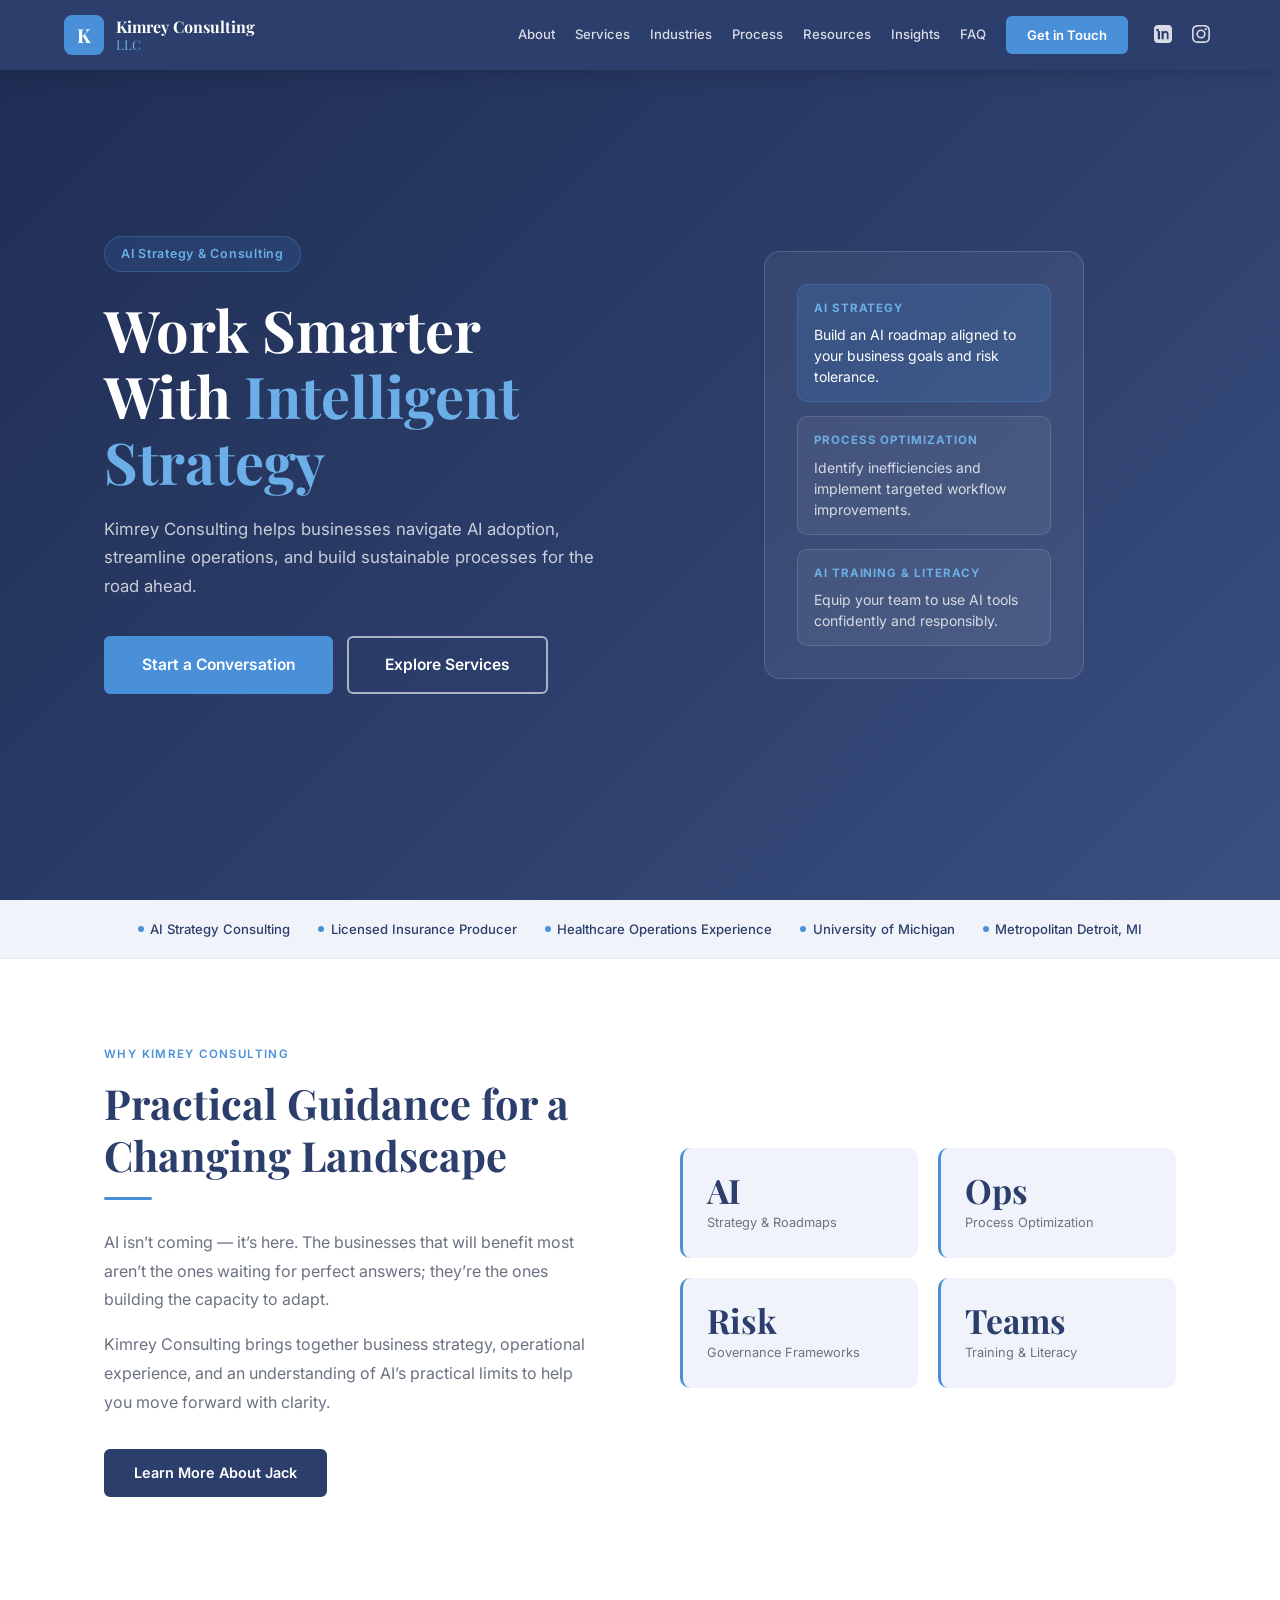
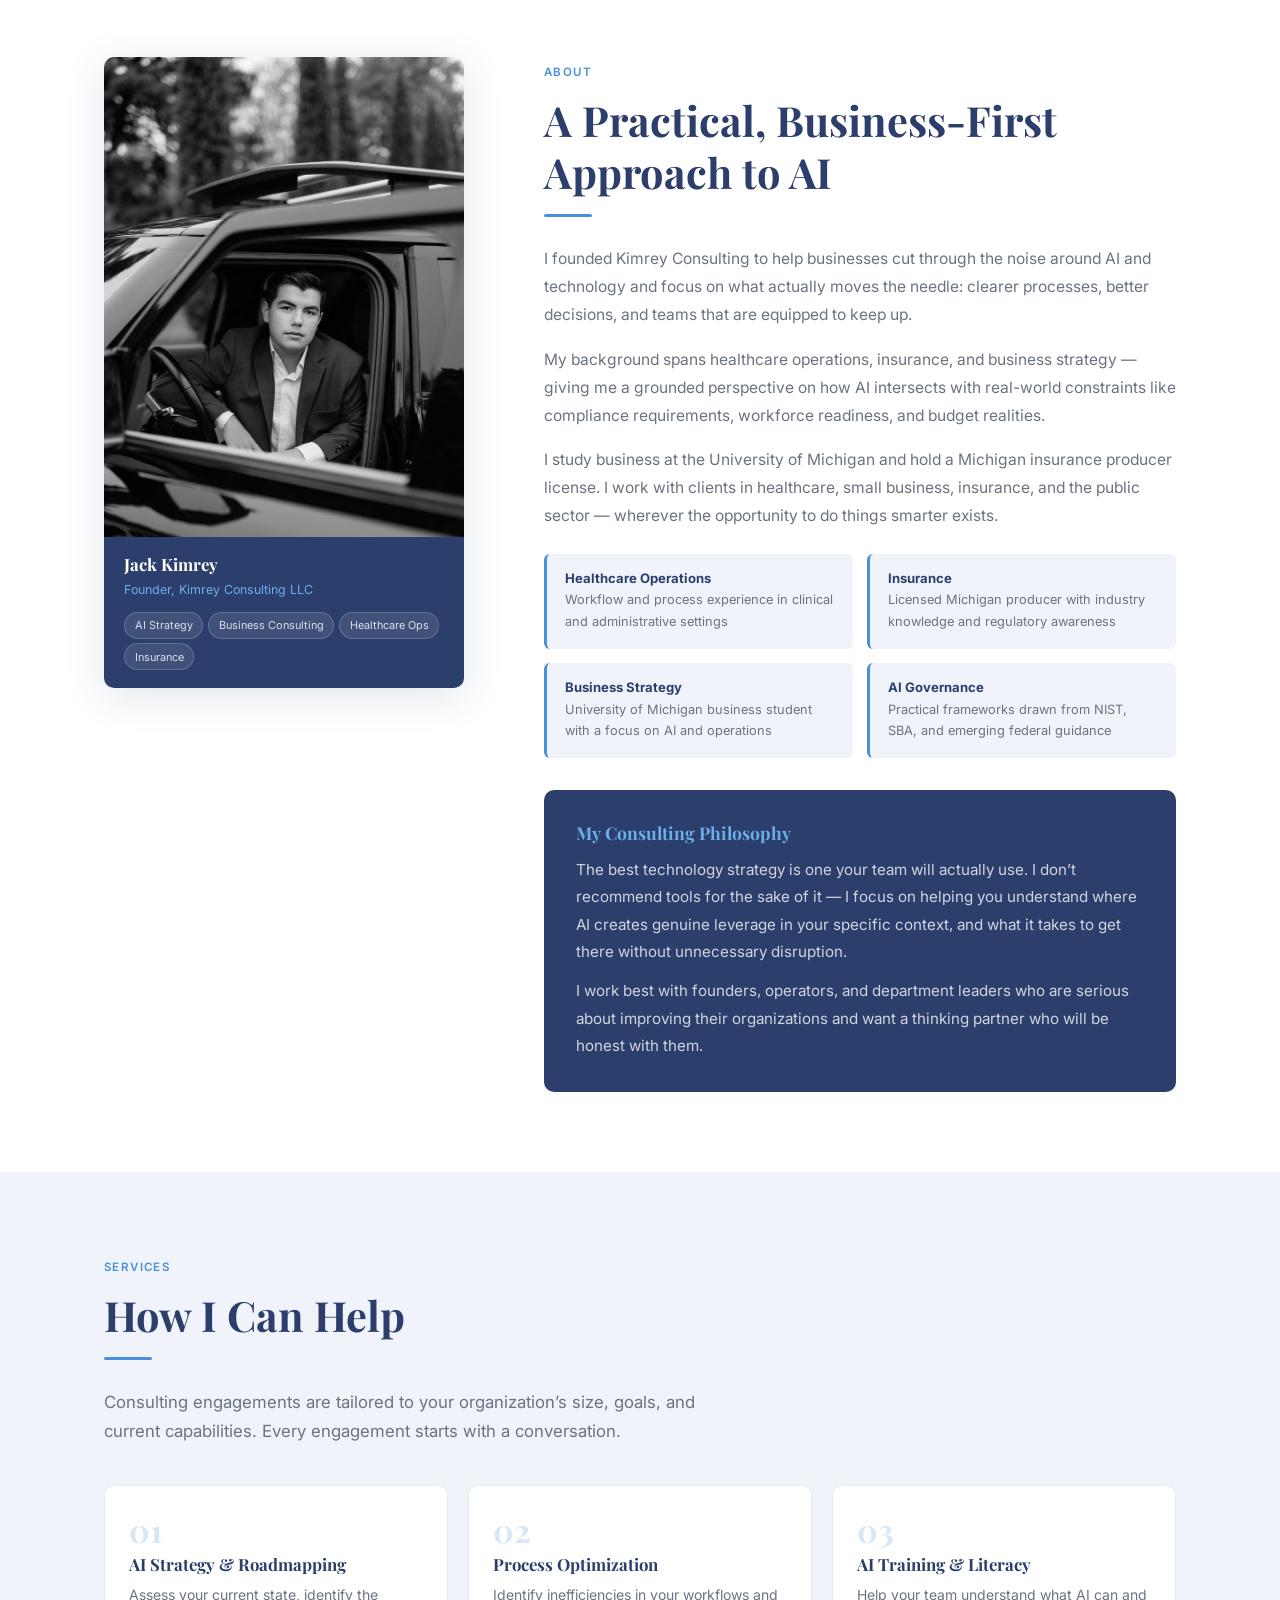
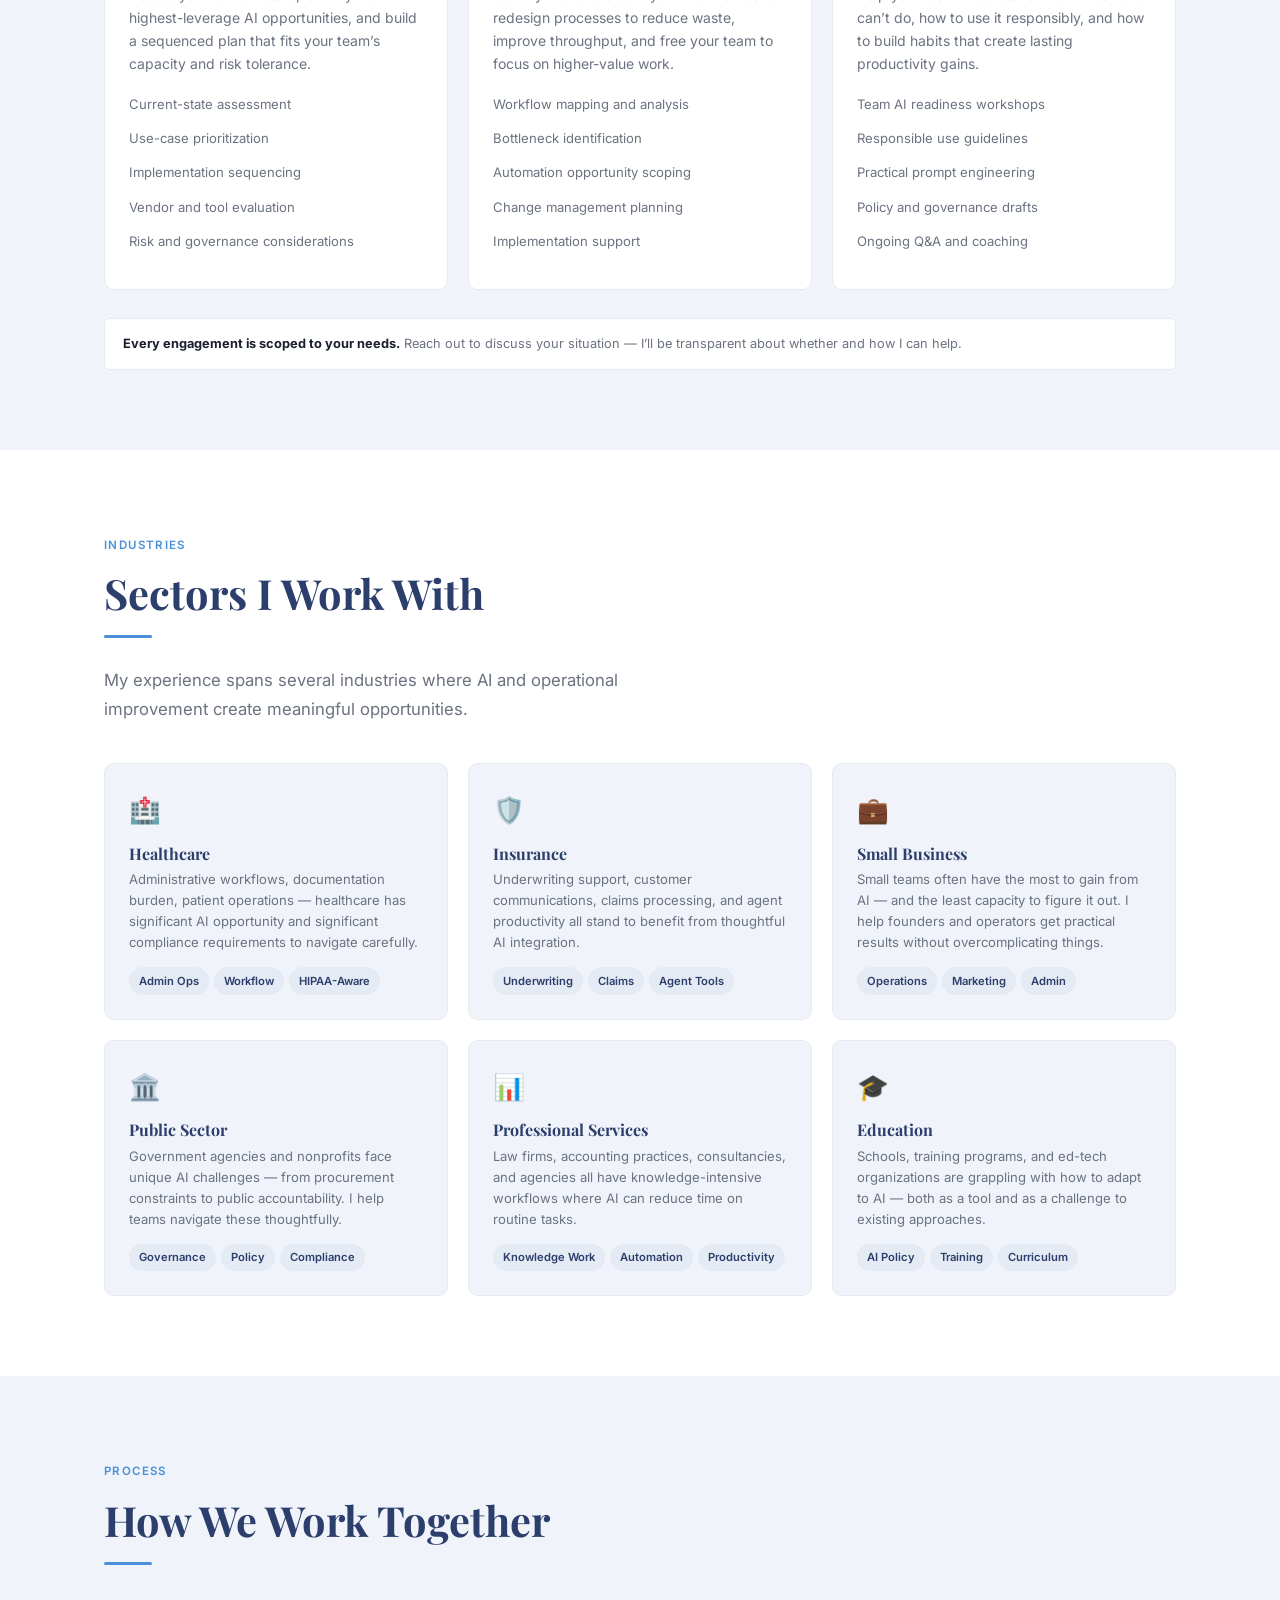
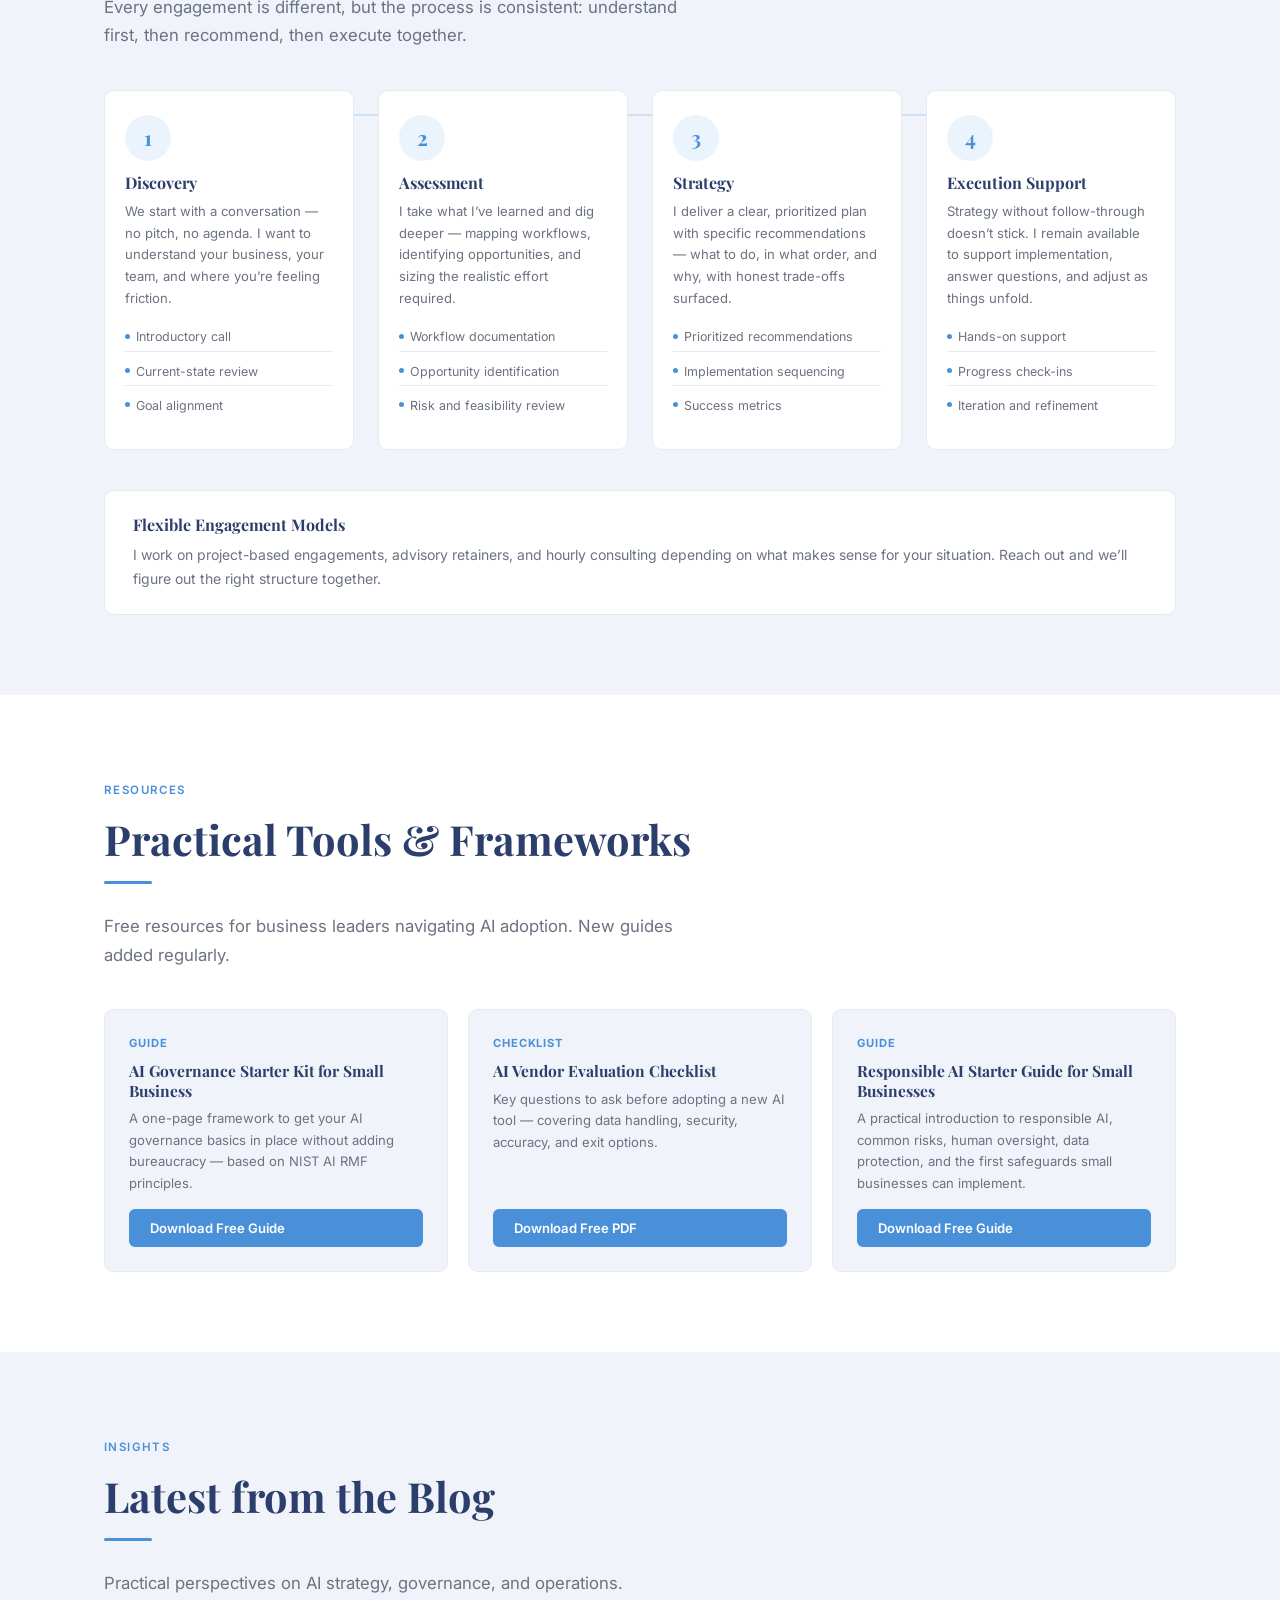
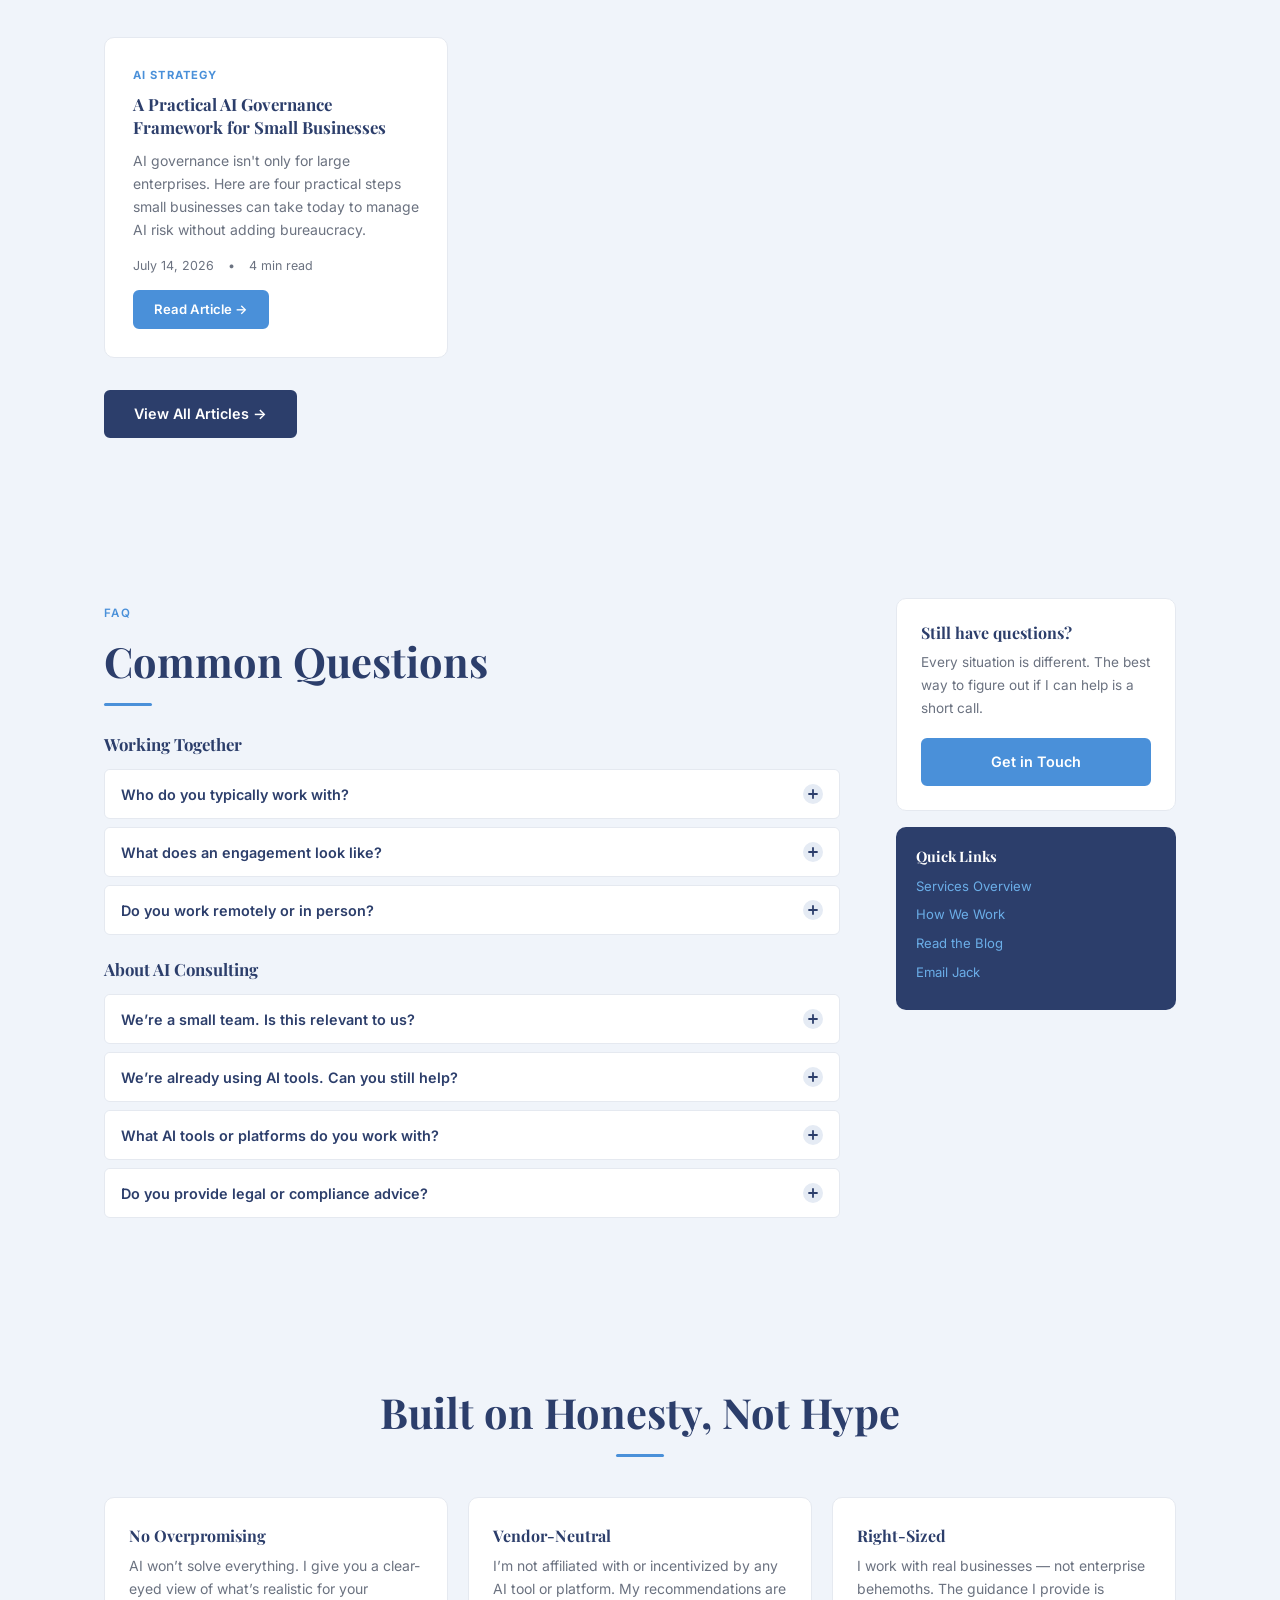
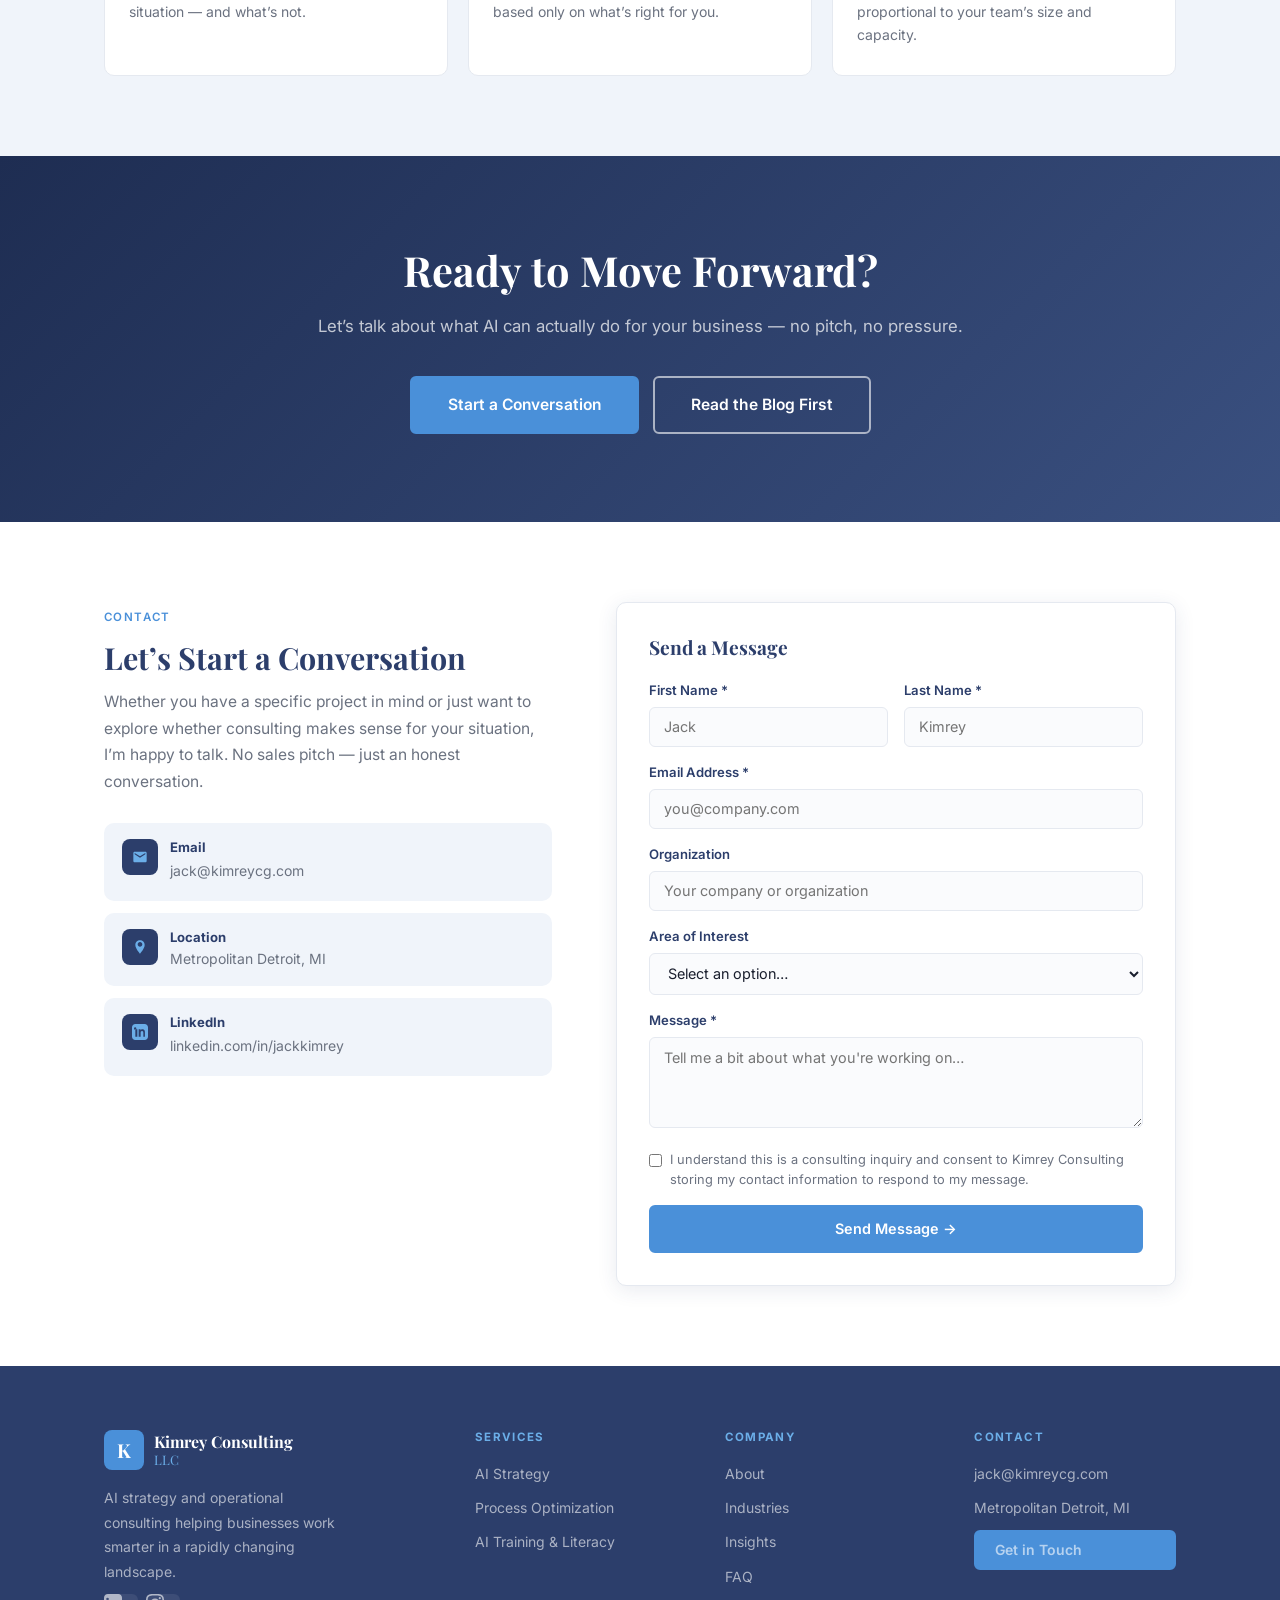
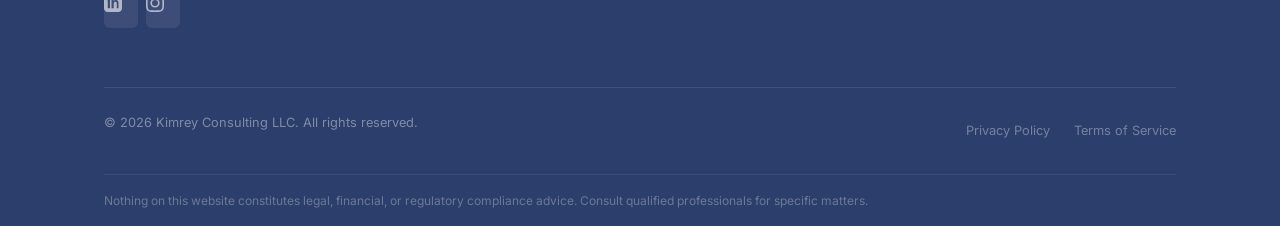
<file: Hardindex.html>
<!DOCTYPE html>
<html lang="en">
<head>
<meta charset="UTF-8">
<meta name="viewport" content="width=device-width,initial-scale=1">
<title>Kimrey Consulting — AI Strategy & Business Consulting</title>
<meta name="description" content="AI strategy, process optimization, and operational consulting for healthcare, insurance, small business, and the public sector.">
<link rel="canonical" href="https://kimreycg.com/">
<meta property="og:title" content="Kimrey Consulting — AI Strategy & Business Consulting">
<meta property="og:description" content="AI strategy, process optimization, and operational consulting for healthcare, insurance, small business, and the public sector.">
<meta property="og:url" content="https://kimreycg.com/">
<meta property="og:type" content="website">
<meta name="robots" content="index,follow">
<link rel="preconnect" href="https://fonts.googleapis.com">
<link rel="preconnect" href="https://fonts.gstatic.com" crossorigin>
<link href="https://fonts.googleapis.com/css2?family=Inter:wght@400;500;600;700&family=Playfair+Display:wght@400;600;700&display=swap" rel="stylesheet">
<link rel="stylesheet" href="/assets/css/style.css">

</head>
<body>
<a href="#main-content" class="skip-link">Skip to main content</a>
<header class="site-header" role="banner">
<div class="nc">
  <a class="nb" href="/">
    <div class="lm">K</div>
    <div class="bt"><span class="bn">Kimrey Consulting</span><span class="bs">LLC</span></div>
  </a>
  <nav id="navLinks" class="nl" role="navigation" aria-label="Main navigation">
    <a href="/#about" class="">About</a>
    <a href="/#services" class="">Services</a>
    <a href="/#industries" class="">Industries</a>
    <a href="/#process" class="">Process</a>
    <a href="/#resources" class="">Resources</a>
    <a href="/insights.html" class="">Insights</a>
    <a href="/#faq" class="">FAQ</a>
    <a href="/#contact" class="btn btn-b btn-sm">Get in Touch</a>
    <div class="ns" aria-label="Social links">
      <a href="https://www.linkedin.com/in/jackkimrey/" target="_blank" rel="noopener noreferrer" aria-label="LinkedIn"><svg viewBox="0 0 24 24" width="18" height="18" fill="currentColor"><path d="M19 0H5C2.24 0 0 2.24 0 5v14c0 2.76 2.24 5 5 5h14c2.76 0 5-2.24 5-5V5c0-2.76-2.24-5-5-5zM8 19H5V8h3v11zM6.5 6.73A1.77 1.77 0 114.73 4.96 1.77 1.77 0 016.5 6.73zM20 19h-3v-5.6c0-1.34-.03-3.06-1.86-3.06-1.87 0-2.16 1.46-2.16 2.97V19H10V8h2.88v1.5h.04c.4-.76 1.38-1.56 2.84-1.56 3.04 0 3.6 2 3.6 4.59V19z"/></svg></a>
      <a href="https://www.instagram.com/kimreycg/" target="_blank" rel="noopener noreferrer" aria-label="Instagram"><svg viewBox="0 0 24 24" width="18" height="18" fill="currentColor"><path d="M12 2.163c3.204 0 3.584.012 4.85.07 3.252.148 4.771 1.691 4.919 4.919.058 1.265.069 1.645.069 4.849 0 3.205-.012 3.584-.069 4.849-.149 3.225-1.664 4.771-4.919 4.919-1.266.058-1.644.07-4.85.07-3.204 0-3.584-.012-4.849-.07-3.26-.149-4.771-1.699-4.919-4.92-.058-1.265-.07-1.644-.07-4.849 0-3.204.013-3.583.07-4.849.149-3.227 1.664-4.771 4.919-4.919 1.266-.057 1.645-.069 4.849-.069zm0-2.163c-3.259 0-3.667.014-4.947.072-4.358.2-6.78 2.618-6.98 6.98-.059 1.281-.073 1.689-.073 4.948 0 3.259.014 3.668.072 4.948.2 4.358 2.618 6.78 6.98 6.98 1.281.058 1.689.072 4.948.072 3.259 0 3.668-.014 4.948-.072 4.354-.2 6.782-2.618 6.979-6.98.059-1.28.073-1.689.073-4.948 0-3.259-.014-3.667-.072-4.947-.196-4.354-2.617-6.78-6.979-6.98-1.281-.059-1.69-.073-4.949-.073zm0 5.838a6.162 6.162 0 100 12.324 6.162 6.162 0 000-12.324zm0 10.162a4 4 0 110-8 4 4 0 010 8zm6.406-11.845a1.44 1.44 0 100 2.881 1.44 1.44 0 000-2.881z"/></svg></a>
    </div>
  </nav>
  <button id="navToggle" class="nt" aria-expanded="false" aria-controls="navLinks" aria-label="Toggle navigation">
    <span></span><span></span><span></span>
  </button>
</div>
</header>
<main id="main-content">

<!-- HERO -->
<section id="home" aria-label="Hero">
  <div class="con">
    <div class="hi">
      <div class="ht">
        <div class="hb">AI Strategy &amp; Consulting</div>
        <h1>Work Smarter With <em>Intelligent Strategy</em></h1>
        <p class="hs">Kimrey Consulting helps businesses navigate AI adoption, streamline operations, and build sustainable processes for the road ahead.</p>
        <div class="bg">
          <a href="#contact" class="btn btn-b btn-lg">Start a Conversation</a>
          <a href="#services" class="btn btn-wo btn-lg">Explore Services</a>
        </div>
      </div>
      <div class="hv" aria-hidden="true">
        <div style="background:rgba(255,255,255,.06);border:1px solid rgba(255,255,255,.14);border-radius:16px;padding:2rem;max-width:320px;width:100%;">
          <div style="display:flex;flex-direction:column;gap:.875rem;">
            <div style="background:rgba(74,144,217,.18);border:1px solid rgba(74,144,217,.3);border-radius:10px;padding:.875rem 1rem;">
              <div style="font-size:.72rem;color:#6BAEE8;font-weight:700;letter-spacing:.08em;text-transform:uppercase;margin-bottom:.35rem;">AI Strategy</div>
              <div style="color:#fff;font-size:.875rem;line-height:1.5;">Build an AI roadmap aligned to your business goals and risk tolerance.</div>
            </div>
            <div style="background:rgba(255,255,255,.06);border:1px solid rgba(255,255,255,.12);border-radius:10px;padding:.875rem 1rem;">
              <div style="font-size:.72rem;color:#6BAEE8;font-weight:700;letter-spacing:.08em;text-transform:uppercase;margin-bottom:.35rem;">Process Optimization</div>
              <div style="color:rgba(255,255,255,.78);font-size:.875rem;line-height:1.5;">Identify inefficiencies and implement targeted workflow improvements.</div>
            </div>
            <div style="background:rgba(255,255,255,.06);border:1px solid rgba(255,255,255,.12);border-radius:10px;padding:.875rem 1rem;">
              <div style="font-size:.72rem;color:#6BAEE8;font-weight:700;letter-spacing:.08em;text-transform:uppercase;margin-bottom:.35rem;">AI Training &amp; Literacy</div>
              <div style="color:rgba(255,255,255,.78);font-size:.875rem;line-height:1.5;">Equip your team to use AI tools confidently and responsibly.</div>
            </div>
          </div>
        </div>
      </div>
    </div>
  </div>
</section>

<!-- CREDENTIALS BAR -->
<div class="cb" aria-label="Quick credentials">
  <div class="cbi">
    <div class="ci"><div class="cd"></div>AI Strategy Consulting</div>
    <div class="ci"><div class="cd"></div>Licensed Insurance Producer</div>
    <div class="ci"><div class="cd"></div>Healthcare Operations Experience</div>
    <div class="ci"><div class="cd"></div>University of Michigan</div>
    <div class="ci"><div class="cd"></div>Metropolitan Detroit, MI</div>
  </div>
</div>

<!-- ABOUT HIGHLIGHT -->
<section id="hp" class="ps" aria-label="Highlight">
  <div class="con">
    <div class="pg">
      <div>
        <span class="tag">Why Kimrey Consulting</span>
        <h2 class="st">Practical Guidance for a Changing Landscape</h2>
        <div class="al"></div>
        <p style="color:var(--muted);line-height:1.8;">AI isn&rsquo;t coming — it&rsquo;s here. The businesses that will benefit most aren&rsquo;t the ones waiting for perfect answers; they&rsquo;re the ones building the capacity to adapt.</p>
        <p style="color:var(--muted);line-height:1.8;margin-top:.75rem;">Kimrey Consulting brings together business strategy, operational experience, and an understanding of AI&rsquo;s practical limits to help you move forward with clarity.</p>
        <div style="margin-top:2rem;"><a href="#about" class="btn btn-p">Learn More About Jack</a></div>
      </div>
      <div class="sg">
        <div class="sc"><div class="sn">AI</div><div class="sl">Strategy & Roadmaps</div></div>
        <div class="sc"><div class="sn">Ops</div><div class="sl">Process Optimization</div></div>
        <div class="sc"><div class="sn">Risk</div><div class="sl">Governance Frameworks</div></div>
        <div class="sc"><div class="sn">Teams</div><div class="sl">Training & Literacy</div></div>
      </div>
    </div>
  </div>
</section>

<!-- ABOUT -->
<section id="about" class="ps" aria-labelledby="about-heading">
  <div class="con">
    <div class="ag">
      <div class="apw">
        <div class="ap">
          <img src="/assets/img/jack-kimrey.jpg" alt="Jack Kimrey, founder of Kimrey Consulting LLC" loading="lazy">
          <div class="apc">
            <h4>Jack Kimrey</h4>
            <p>Founder, Kimrey Consulting LLC</p>
            <div class="cpp">
              <span class="cpi">AI Strategy</span>
              <span class="cpi">Business Consulting</span>
              <span class="cpi">Healthcare Ops</span>
              <span class="cpi">Insurance</span>
            </div>
          </div>
        </div>
      </div>
      <div class="ac">
        <span class="tag">About</span>
        <h2 id="about-heading" class="st">A Practical, Business-First Approach to AI</h2>
        <div class="al"></div>
        <p class="ab">I founded Kimrey Consulting to help businesses cut through the noise around AI and technology and focus on what actually moves the needle: clearer processes, better decisions, and teams that are equipped to keep up.</p>
        <p class="ab">My background spans healthcare operations, insurance, and business strategy — giving me a grounded perspective on how AI intersects with real-world constraints like compliance requirements, workforce readiness, and budget realities.</p>
        <p class="ab">I study business at the University of Michigan and hold a Michigan insurance producer license. I work with clients in healthcare, small business, insurance, and the public sector — wherever the opportunity to do things smarter exists.</p>
        <div class="cg">
          <div class="cc"><h5>Healthcare Operations</h5><p>Workflow and process experience in clinical and administrative settings</p></div>
          <div class="cc"><h5>Insurance</h5><p>Licensed Michigan producer with industry knowledge and regulatory awareness</p></div>
          <div class="cc"><h5>Business Strategy</h5><p>University of Michigan business student with a focus on AI and operations</p></div>
          <div class="cc"><h5>AI Governance</h5><p>Practical frameworks drawn from NIST, SBA, and emerging federal guidance</p></div>
        </div>
        <div class="mb">
          <h3>My Consulting Philosophy</h3>
          <p>The best technology strategy is one your team will actually use. I don&rsquo;t recommend tools for the sake of it — I focus on helping you understand where AI creates genuine leverage in your specific context, and what it takes to get there without unnecessary disruption.</p>
          <p>I work best with founders, operators, and department leaders who are serious about improving their organizations and want a thinking partner who will be honest with them.</p>
        </div>
      </div>
    </div>
  </div>
</section>

<!-- SERVICES -->
<section id="services" class="ps" aria-labelledby="services-heading">
  <div class="con">
    <span class="tag">Services</span>
    <h2 id="services-heading" class="st">How I Can Help</h2>
    <div class="al"></div>
    <p class="ss">Consulting engagements are tailored to your organization&rsquo;s size, goals, and current capabilities. Every engagement starts with a conversation.</p>
    <div class="svg">
      <div class="svc">
        <div class="svn">01</div>
        <h3>AI Strategy &amp; Roadmapping</h3>
        <p>Assess your current state, identify the highest-leverage AI opportunities, and build a sequenced plan that fits your team&rsquo;s capacity and risk tolerance.</p>
        <ul class="svl">
          <li>Current-state assessment</li>
          <li>Use-case prioritization</li>
          <li>Implementation sequencing</li>
          <li>Vendor and tool evaluation</li>
          <li>Risk and governance considerations</li>
        </ul>
      </div>
      <div class="svc">
        <div class="svn">02</div>
        <h3>Process Optimization</h3>
        <p>Identify inefficiencies in your workflows and redesign processes to reduce waste, improve throughput, and free your team to focus on higher-value work.</p>
        <ul class="svl">
          <li>Workflow mapping and analysis</li>
          <li>Bottleneck identification</li>
          <li>Automation opportunity scoping</li>
          <li>Change management planning</li>
          <li>Implementation support</li>
        </ul>
      </div>
      <div class="svc">
        <div class="svn">03</div>
        <h3>AI Training &amp; Literacy</h3>
        <p>Help your team understand what AI can and can&rsquo;t do, how to use it responsibly, and how to build habits that create lasting productivity gains.</p>
        <ul class="svl">
          <li>Team AI readiness workshops</li>
          <li>Responsible use guidelines</li>
          <li>Practical prompt engineering</li>
          <li>Policy and governance drafts</li>
          <li>Ongoing Q&amp;A and coaching</li>
        </ul>
      </div>
    </div>
    <div class="db">
      <strong>Every engagement is scoped to your needs.</strong> Reach out to discuss your situation — I&rsquo;ll be transparent about whether and how I can help.
    </div>
  </div>
</section>

<!-- INDUSTRIES -->
<section id="industries" class="ps" aria-labelledby="industries-heading">
  <div class="con">
    <span class="tag">Industries</span>
    <h2 id="industries-heading" class="st">Sectors I Work With</h2>
    <div class="al"></div>
    <p class="ss">My experience spans several industries where AI and operational improvement create meaningful opportunities.</p>
    <div class="ing">
      <div class="int">
        <div class="ii">🏥</div>
        <h3>Healthcare</h3>
        <p>Administrative workflows, documentation burden, patient operations — healthcare has significant AI opportunity and significant compliance requirements to navigate carefully.</p>
        <div class="its"><span class="it">Admin Ops</span><span class="it">Workflow</span><span class="it">HIPAA-Aware</span></div>
      </div>
      <div class="int">
        <div class="ii">🛡️</div>
        <h3>Insurance</h3>
        <p>Underwriting support, customer communications, claims processing, and agent productivity all stand to benefit from thoughtful AI integration.</p>
        <div class="its"><span class="it">Underwriting</span><span class="it">Claims</span><span class="it">Agent Tools</span></div>
      </div>
      <div class="int">
        <div class="ii">💼</div>
        <h3>Small Business</h3>
        <p>Small teams often have the most to gain from AI — and the least capacity to figure it out. I help founders and operators get practical results without overcomplicating things.</p>
        <div class="its"><span class="it">Operations</span><span class="it">Marketing</span><span class="it">Admin</span></div>
      </div>
      <div class="int">
        <div class="ii">🏛️</div>
        <h3>Public Sector</h3>
        <p>Government agencies and nonprofits face unique AI challenges — from procurement constraints to public accountability. I help teams navigate these thoughtfully.</p>
        <div class="its"><span class="it">Governance</span><span class="it">Policy</span><span class="it">Compliance</span></div>
      </div>
      <div class="int">
        <div class="ii">📊</div>
        <h3>Professional Services</h3>
        <p>Law firms, accounting practices, consultancies, and agencies all have knowledge-intensive workflows where AI can reduce time on routine tasks.</p>
        <div class="its"><span class="it">Knowledge Work</span><span class="it">Automation</span><span class="it">Productivity</span></div>
      </div>
      <div class="int">
        <div class="ii">🎓</div>
        <h3>Education</h3>
        <p>Schools, training programs, and ed-tech organizations are grappling with how to adapt to AI — both as a tool and as a challenge to existing approaches.</p>
        <div class="its"><span class="it">AI Policy</span><span class="it">Training</span><span class="it">Curriculum</span></div>
      </div>
    </div>
  </div>
</section>

<!-- PROCESS -->
<section id="process" class="ps" aria-labelledby="process-heading">
  <div class="con">
    <span class="tag">Process</span>
    <h2 id="process-heading" class="st">How We Work Together</h2>
    <div class="al"></div>
    <p class="ss">Every engagement is different, but the process is consistent: understand first, then recommend, then execute together.</p>
    <div class="prg">
      <div class="prc">
        <div class="prn">1</div>
        <h3>Discovery</h3>
        <p>We start with a conversation — no pitch, no agenda. I want to understand your business, your team, and where you&rsquo;re feeling friction.</p>
        <ul class="prd">
          <li>Introductory call</li>
          <li>Current-state review</li>
          <li>Goal alignment</li>
        </ul>
      </div>
      <div class="prc">
        <div class="prn">2</div>
        <h3>Assessment</h3>
        <p>I take what I&rsquo;ve learned and dig deeper — mapping workflows, identifying opportunities, and sizing the realistic effort required.</p>
        <ul class="prd">
          <li>Workflow documentation</li>
          <li>Opportunity identification</li>
          <li>Risk and feasibility review</li>
        </ul>
      </div>
      <div class="prc">
        <div class="prn">3</div>
        <h3>Strategy</h3>
        <p>I deliver a clear, prioritized plan with specific recommendations — what to do, in what order, and why, with honest trade-offs surfaced.</p>
        <ul class="prd">
          <li>Prioritized recommendations</li>
          <li>Implementation sequencing</li>
          <li>Success metrics</li>
        </ul>
      </div>
      <div class="prc">
        <div class="prn">4</div>
        <h3>Execution Support</h3>
        <p>Strategy without follow-through doesn&rsquo;t stick. I remain available to support implementation, answer questions, and adjust as things unfold.</p>
        <ul class="prd">
          <li>Hands-on support</li>
          <li>Progress check-ins</li>
          <li>Iteration and refinement</li>
        </ul>
      </div>
    </div>
    <div class="prn2">
      <h4>Flexible Engagement Models</h4>
      <p>I work on project-based engagements, advisory retainers, and hourly consulting depending on what makes sense for your situation. Reach out and we&rsquo;ll figure out the right structure together.</p>
    </div>
  </div>
</section>

<!-- RESOURCES -->
<section id="resources" class="ps" aria-labelledby="resources-heading">
  <div class="con">
    <span class="tag">Resources</span>
    <h2 id="resources-heading" class="st">Practical Tools &amp; Frameworks</h2>
    <div class="al"></div>
    <p class="ss">Free resources for business leaders navigating AI adoption. New guides added regularly.</p>
    <div class="rsg">
      <div class="rsc">
        <span class="rst">Guide</span>
        <h3>AI Governance Starter Kit for Small Business</h3>
        <p>A one-page framework to get your AI governance basics in place without adding bureaucracy — based on NIST AI RMF principles.</p>
        <a href="/downloads/ai-governance-starter-kit.pdf" download class="btn btn-b btn-sm" style="margin-top:auto;">Download Free Guide</a>
      </div>
      <div class="rsc">
        <span class="rst">Checklist</span>
        <h3>AI Vendor Evaluation Checklist</h3>
        <p>Key questions to ask before adopting a new AI tool — covering data handling, security, accuracy, and exit options.</p>
        <a href="/downloads/checklist.pdf" download class="btn btn-b btn-sm" style="margin-top:auto;">Download Free PDF</a>
      </div>
      <div class="rsc">
        <span class="rst">Guide</span>
        <h3>Responsible AI Starter Guide for Small Businesses</h3>
        <p>A practical introduction to responsible AI, common risks, human oversight, data protection, and the first safeguards small businesses can implement.</p>
        <a href="/downloads/Responsible-AI-Starter-Guide.pdf" download class="btn btn-b btn-sm" style="margin-top:auto;">Download Free Guide</a>
      </div>
    </div>
  </div>
</section>

<!-- LATEST INSIGHTS -->
<section id="latest-insights" class="ps" style="background:var(--cream);" aria-labelledby="insights-heading">
  <div class="con">
    <span class="tag">Insights</span>
    <h2 id="insights-heading" class="st">Latest from the Blog</h2>
    <div class="al"></div>
    <p class="ss">Practical perspectives on AI strategy, governance, and operations.</p>
    <div id="latestInsightsGrid" class="icg">
      <p class="loading-text">Loading articles…</p>
    </div>
    <div style="margin-top:2rem;"><a href="/insights.html" class="btn btn-p">View All Articles →</a></div>
  </div>
</section>

<!-- FAQ -->
<section id="faq" class="ps" aria-labelledby="faq-heading">
  <div class="con">
    <div class="fl2">
      <div>
        <span class="tag">FAQ</span>
        <h2 id="faq-heading" class="st">Common Questions</h2>
        <div class="al"></div>

        <h3 class="fst">Working Together</h3>

        <div class="ai">
          <button class="ab2" aria-expanded="false" aria-controls="faq1">
            Who do you typically work with?
            <span class="aic"><svg width="10" height="10" viewBox="0 0 10 10" fill="none"><path d="M5 1v8M1 5h8" stroke="currentColor" stroke-width="1.8" stroke-linecap="round"/></svg></span>
          </button>
          <div id="faq1" class="ap2" aria-hidden="true" style="display:none">
            <p>I work with founders, operators, department leaders, and small business owners who are serious about improving their organizations. Most of my clients are in healthcare, insurance, small business, or the public sector — but I&rsquo;m open to conversations with anyone facing the challenges I can genuinely help with.</p>
          </div>
        </div>

        <div class="ai">
          <button class="ab2" aria-expanded="false" aria-controls="faq2">
            What does an engagement look like?
            <span class="aic"><svg width="10" height="10" viewBox="0 0 10 10" fill="none"><path d="M5 1v8M1 5h8" stroke="currentColor" stroke-width="1.8" stroke-linecap="round"/></svg></span>
          </button>
          <div id="faq2" class="ap2" aria-hidden="true" style="display:none">
            <p>Every engagement starts with a discovery call so I can understand your situation before recommending anything. From there, engagements range from a focused project (a specific strategy deliverable or training workshop) to an ongoing advisory relationship. I&rsquo;ll always be transparent about scope and pricing before we commit to anything.</p>
          </div>
        </div>

        <div class="ai">
          <button class="ab2" aria-expanded="false" aria-controls="faq3">
            Do you work remotely or in person?
            <span class="aic"><svg width="10" height="10" viewBox="0 0 10 10" fill="none"><path d="M5 1v8M1 5h8" stroke="currentColor" stroke-width="1.8" stroke-linecap="round"/></svg></span>
          </button>
          <div id="faq3" class="ap2" aria-hidden="true" style="display:none">
            <p>Most of my work is done remotely via video calls and shared documents. For clients in the Metro Detroit area, in-person meetings can be arranged when it makes sense for the engagement.</p>
          </div>
        </div>

        <h3 class="fst">About AI Consulting</h3>

        <div class="ai">
          <button class="ab2" aria-expanded="false" aria-controls="faq4">
            We&rsquo;re a small team. Is this relevant to us?
            <span class="aic"><svg width="10" height="10" viewBox="0 0 10 10" fill="none"><path d="M5 1v8M1 5h8" stroke="currentColor" stroke-width="1.8" stroke-linecap="round"/></svg></span>
          </button>
          <div id="faq4" class="ap2" aria-hidden="true" style="display:none">
            <p>Often, yes. Small teams have the most to gain from AI assistance because each person carries more responsibility. The key is identifying the two or three places where AI actually saves meaningful time — and not overcomplicating the rest. I&rsquo;m particularly focused on practical, right-sized guidance for small businesses rather than enterprise-scale implementations.</p>
          </div>
        </div>

        <div class="ai">
          <button class="ab2" aria-expanded="false" aria-controls="faq5">
            We&rsquo;re already using AI tools. Can you still help?
            <span class="aic"><svg width="10" height="10" viewBox="0 0 10 10" fill="none"><path d="M5 1v8M1 5h8" stroke="currentColor" stroke-width="1.8" stroke-linecap="round"/></svg></span>
          </button>
          <div id="faq5" class="ap2" aria-hidden="true" style="display:none">
            <p>Absolutely. Many teams are using AI tools without a clear strategy or governance framework — which creates its own risks. I can help you audit what you&rsquo;re doing, identify gaps, establish better policies, and find the next layer of opportunity you might be missing.</p>
          </div>
        </div>

        <div class="ai">
          <button class="ab2" aria-expanded="false" aria-controls="faq6">
            What AI tools or platforms do you work with?
            <span class="aic"><svg width="10" height="10" viewBox="0 0 10 10" fill="none"><path d="M5 1v8M1 5h8" stroke="currentColor" stroke-width="1.8" stroke-linecap="round"/></svg></span>
          </button>
          <div id="faq6" class="ap2" aria-hidden="true" style="display:none">
            <p>I&rsquo;m tool-agnostic and not affiliated with any AI vendor. My focus is on helping you choose and use tools well, not on recommending any particular platform. That said, I have practical working experience with a wide range of AI tools and can give honest assessments of their trade-offs for your specific use case.</p>
          </div>
        </div>

        <div class="ai">
          <button class="ab2" aria-expanded="false" aria-controls="faq7">
            Do you provide legal or compliance advice?
            <span class="aic"><svg width="10" height="10" viewBox="0 0 10 10" fill="none"><path d="M5 1v8M1 5h8" stroke="currentColor" stroke-width="1.8" stroke-linecap="round"/></svg></span>
          </button>
          <div id="faq7" class="ap2" aria-hidden="true" style="display:none">
            <p>No. I provide business strategy and operational consulting — not legal, regulatory compliance, cybersecurity audit, or clinical advice. For matters requiring licensed professional guidance in those areas, I&rsquo;ll be upfront and recommend you engage the appropriate professional.</p>
          </div>
        </div>
      </div>

      <aside class="fsb">
        <div class="fcb">
          <h3>Still have questions?</h3>
          <p>Every situation is different. The best way to figure out if I can help is a short call.</p>
          <a href="#contact" class="btn btn-b" style="width:100%;justify-content:center;">Get in Touch</a>
        </div>
        <div class="flb" style="margin-top:1rem;">
          <h4>Quick Links</h4>
          <a href="#services">Services Overview</a>
          <a href="#process">How We Work</a>
          <a href="/insights.html">Read the Blog</a>
          <a href="mailto:jack@kimreycg.com">Email Jack</a>
        </div>
      </aside>
    </div>
  </div>
</section>

<!-- TRUST -->
<section class="ts ps" aria-label="Trust signals">
  <div class="con">
    <h2 class="st" style="text-align:center;">Built on Honesty, Not Hype</h2>
    <div class="al c"></div>
    <div class="tg">
      <div class="tc">
        <h4>No Overpromising</h4>
        <p>AI won&rsquo;t solve everything. I give you a clear-eyed view of what&rsquo;s realistic for your situation — and what&rsquo;s not.</p>
      </div>
      <div class="tc">
        <h4>Vendor-Neutral</h4>
        <p>I&rsquo;m not affiliated with or incentivized by any AI tool or platform. My recommendations are based only on what&rsquo;s right for you.</p>
      </div>
      <div class="tc">
        <h4>Right-Sized</h4>
        <p>I work with real businesses — not enterprise behemoths. The guidance I provide is proportional to your team&rsquo;s size and capacity.</p>
      </div>
    </div>
  </div>
</section>

<!-- CTA BAND -->
<section class="fcta" aria-label="Call to action">
  <div class="con">
    <h2>Ready to Move Forward?</h2>
    <p>Let&rsquo;s talk about what AI can actually do for your business — no pitch, no pressure.</p>
    <div class="bg" style="justify-content:center;">
      <a href="#contact" class="btn btn-b btn-lg">Start a Conversation</a>
      <a href="/insights.html" class="btn btn-wo btn-lg">Read the Blog First</a>
    </div>
  </div>
</section>

<!-- CONTACT -->
<section id="contact" class="ps" aria-labelledby="contact-heading">
  <div class="con">
    <div class="col">
      <div class="ci2">
        <span class="tag">Contact</span>
        <h2 id="contact-heading">Let&rsquo;s Start a Conversation</h2>
        <p>Whether you have a specific project in mind or just want to explore whether consulting makes sense for your situation, I&rsquo;m happy to talk. No sales pitch — just an honest conversation.</p>
        <div class="cms">
          <div class="cm">
            <div class="cmi"><svg viewBox="0 0 24 24" fill="currentColor" width="16" height="16"><path d="M20 4H4C2.9 4 2 4.9 2 6v12c0 1.1.9 2 2 2h16c1.1 0 2-.9 2-2V6c0-1.1-.9-2-2-2zm0 4l-8 5-8-5V6l8 5 8-5v2z"/></svg></div>
            <div class="cmt"><h5>Email</h5><a href="mailto:jack@kimreycg.com">jack@kimreycg.com</a></div>
          </div>
          <div class="cm">
            <div class="cmi"><svg viewBox="0 0 24 24" fill="currentColor" width="16" height="16"><path d="M12 2C8.13 2 5 5.13 5 9c0 5.25 7 13 7 13s7-7.75 7-13c0-3.87-3.13-7-7-7zm0 9.5C10.07 11.5 8.5 9.93 8.5 8S10.07 4.5 12 4.5 15.5 6.07 15.5 8 13.93 11.5 12 11.5z"/></svg></div>
            <div class="cmt"><h5>Location</h5><p>Metropolitan Detroit, MI</p></div>
          </div>
          <div class="cm">
            <div class="cmi"><svg viewBox="0 0 24 24" width="18" height="18" fill="currentColor"><path d="M19 0H5C2.24 0 0 2.24 0 5v14c0 2.76 2.24 5 5 5h14c2.76 0 5-2.24 5-5V5c0-2.76-2.24-5-5-5zM8 19H5V8h3v11zM6.5 6.73A1.77 1.77 0 114.73 4.96 1.77 1.77 0 016.5 6.73zM20 19h-3v-5.6c0-1.34-.03-3.06-1.86-3.06-1.87 0-2.16 1.46-2.16 2.97V19H10V8h2.88v1.5h.04c.4-.76 1.38-1.56 2.84-1.56 3.04 0 3.6 2 3.6 4.59V19z"/></svg></div>
            <div class="cmt"><h5>LinkedIn</h5><a href="https://www.linkedin.com/in/jackkimrey/" target="_blank" rel="noopener noreferrer">linkedin.com/in/jackkimrey</a></div>
          </div>
        </div>
      </div>

      <div class="fcard">
        <div id="formWrap">
          <h3>Send a Message</h3>
          <form id="contactForm" name="contact" data-netlify="true" onsubmit="handleContactSubmit(event)">
            <input type="hidden" name="form-name" value="contact">
            <input type="text" name="bot-field" style="display:none" aria-hidden="true">
            <div class="fr">
              <div class="fg2"><label for="cfName">First Name *</label><input id="cfName" name="firstName" required placeholder="Jack"></div>
              <div class="fg2"><label for="cfLast">Last Name *</label><input id="cfLast" name="lastName" required placeholder="Kimrey"></div>
            </div>
            <div class="fg2"><label for="cfEmail">Email Address *</label><input id="cfEmail" name="email" type="email" required placeholder="you@company.com"></div>
            <div class="fg2"><label for="cfOrg">Organization</label><input id="cfOrg" name="organization" placeholder="Your company or organization"></div>
            <div class="fg2">
              <label for="cfService">Area of Interest</label>
              <select id="cfService" name="service">
                <option value="">Select an option…</option>
                <option>AI Strategy &amp; Roadmapping</option>
                <option>Process Optimization</option>
                <option>AI Training &amp; Literacy</option>
                <option>General Inquiry</option>
              </select>
            </div>
            <div class="fg2"><label for="cfMsg">Message *</label><textarea id="cfMsg" name="message" required rows="4" placeholder="Tell me a bit about what you're working on…"></textarea></div>
            <div class="cr">
              <input type="checkbox" id="cfConsent" name="consent" required>
              <label for="cfConsent">I understand this is a consulting inquiry and consent to Kimrey Consulting storing my contact information to respond to my message.</label>
            </div>
            <div id="formError" class="fe">Something went wrong. Please try again or email jack@kimreycg.com directly.</div>
            <button id="submitBtn" type="submit" class="btn btn-b" style="width:100%;justify-content:center;margin-top:1rem;">Send Message →</button>
          </form>
        </div>
        <div id="formSuccess" class="fsucc">
          <div class="fsucc-i">✅</div>
          <h4>Message Received!</h4>
          <p>Thanks for reaching out. I&rsquo;ll be in touch within 1–2 business days.</p>
        </div>
      </div>
    </div>
  </div>
</section>

</main>
<footer class="site-footer" role="contentinfo">
<div class="con">
  <div class="fg">
    <div class="fc">
      <a class="nb" href="/" style="display:flex;gap:.6rem;align-items:center;text-decoration:none;margin-bottom:.5rem;">
        <div class="lm">K</div>
        <div class="bt"><span class="bn">Kimrey Consulting</span><span class="bs">LLC</span></div>
      </a>
      <p class="fbd">AI strategy and operational consulting helping businesses work smarter in a rapidly changing landscape.</p>
      <div class="fsoc">
        <a href="https://www.linkedin.com/in/jackkimrey/" target="_blank" rel="noopener noreferrer" aria-label="LinkedIn"><svg viewBox="0 0 24 24" width="18" height="18" fill="currentColor"><path d="M19 0H5C2.24 0 0 2.24 0 5v14c0 2.76 2.24 5 5 5h14c2.76 0 5-2.24 5-5V5c0-2.76-2.24-5-5-5zM8 19H5V8h3v11zM6.5 6.73A1.77 1.77 0 114.73 4.96 1.77 1.77 0 016.5 6.73zM20 19h-3v-5.6c0-1.34-.03-3.06-1.86-3.06-1.87 0-2.16 1.46-2.16 2.97V19H10V8h2.88v1.5h.04c.4-.76 1.38-1.56 2.84-1.56 3.04 0 3.6 2 3.6 4.59V19z"/></svg></a>
        <a href="https://www.instagram.com/kimreycg/" target="_blank" rel="noopener noreferrer" aria-label="Instagram"><svg viewBox="0 0 24 24" width="18" height="18" fill="currentColor"><path d="M12 2.163c3.204 0 3.584.012 4.85.07 3.252.148 4.771 1.691 4.919 4.919.058 1.265.069 1.645.069 4.849 0 3.205-.012 3.584-.069 4.849-.149 3.225-1.664 4.771-4.919 4.919-1.266.058-1.644.07-4.85.07-3.204 0-3.584-.012-4.849-.07-3.26-.149-4.771-1.699-4.919-4.92-.058-1.265-.07-1.644-.07-4.849 0-3.204.013-3.583.07-4.849.149-3.227 1.664-4.771 4.919-4.919 1.266-.057 1.645-.069 4.849-.069zm0-2.163c-3.259 0-3.667.014-4.947.072-4.358.2-6.78 2.618-6.98 6.98-.059 1.281-.073 1.689-.073 4.948 0 3.259.014 3.668.072 4.948.2 4.358 2.618 6.78 6.98 6.98 1.281.058 1.689.072 4.948.072 3.259 0 3.668-.014 4.948-.072 4.354-.2 6.782-2.618 6.979-6.98.059-1.28.073-1.689.073-4.948 0-3.259-.014-3.667-.072-4.947-.196-4.354-2.617-6.78-6.979-6.98-1.281-.059-1.69-.073-4.949-.073zm0 5.838a6.162 6.162 0 100 12.324 6.162 6.162 0 000-12.324zm0 10.162a4 4 0 110-8 4 4 0 010 8zm6.406-11.845a1.44 1.44 0 100 2.881 1.44 1.44 0 000-2.881z"/></svg></a>
      </div>
    </div>
    <div class="fc">
      <h5>Services</h5>
      <a href="/#services">AI Strategy</a>
      <a href="/#services">Process Optimization</a>
      <a href="/#services">AI Training & Literacy</a>
    </div>
    <div class="fc">
      <h5>Company</h5>
      <a href="/#about">About</a>
      <a href="/#industries">Industries</a>
      <a href="/insights.html">Insights</a>
      <a href="/#faq">FAQ</a>
    </div>
    <div class="fc">
      <h5>Contact</h5>
      <a href="mailto:jack@kimreycg.com">jack@kimreycg.com</a>
      <p>Metropolitan Detroit, MI</p>
      <a href="/#contact" class="btn btn-b btn-sm" style="margin-top:.625rem;">Get in Touch</a>
    </div>
  </div>
  <div class="fb">
    <p>&copy; 2026 Kimrey Consulting LLC. All rights reserved.</p>
    <div class="fl">
      <a href="/privacy.html">Privacy Policy</a>
      <a href="/terms.html">Terms of Service</a>
    </div>
  </div>
  <div class="fd">
    <p>Nothing on this website constitutes legal, financial, or regulatory compliance advice. Consult qualified professionals for specific matters.</p>
  </div>
</div>
</footer>
<script src="/assets/js/main.js"></script>
</body>
</html>
</file>
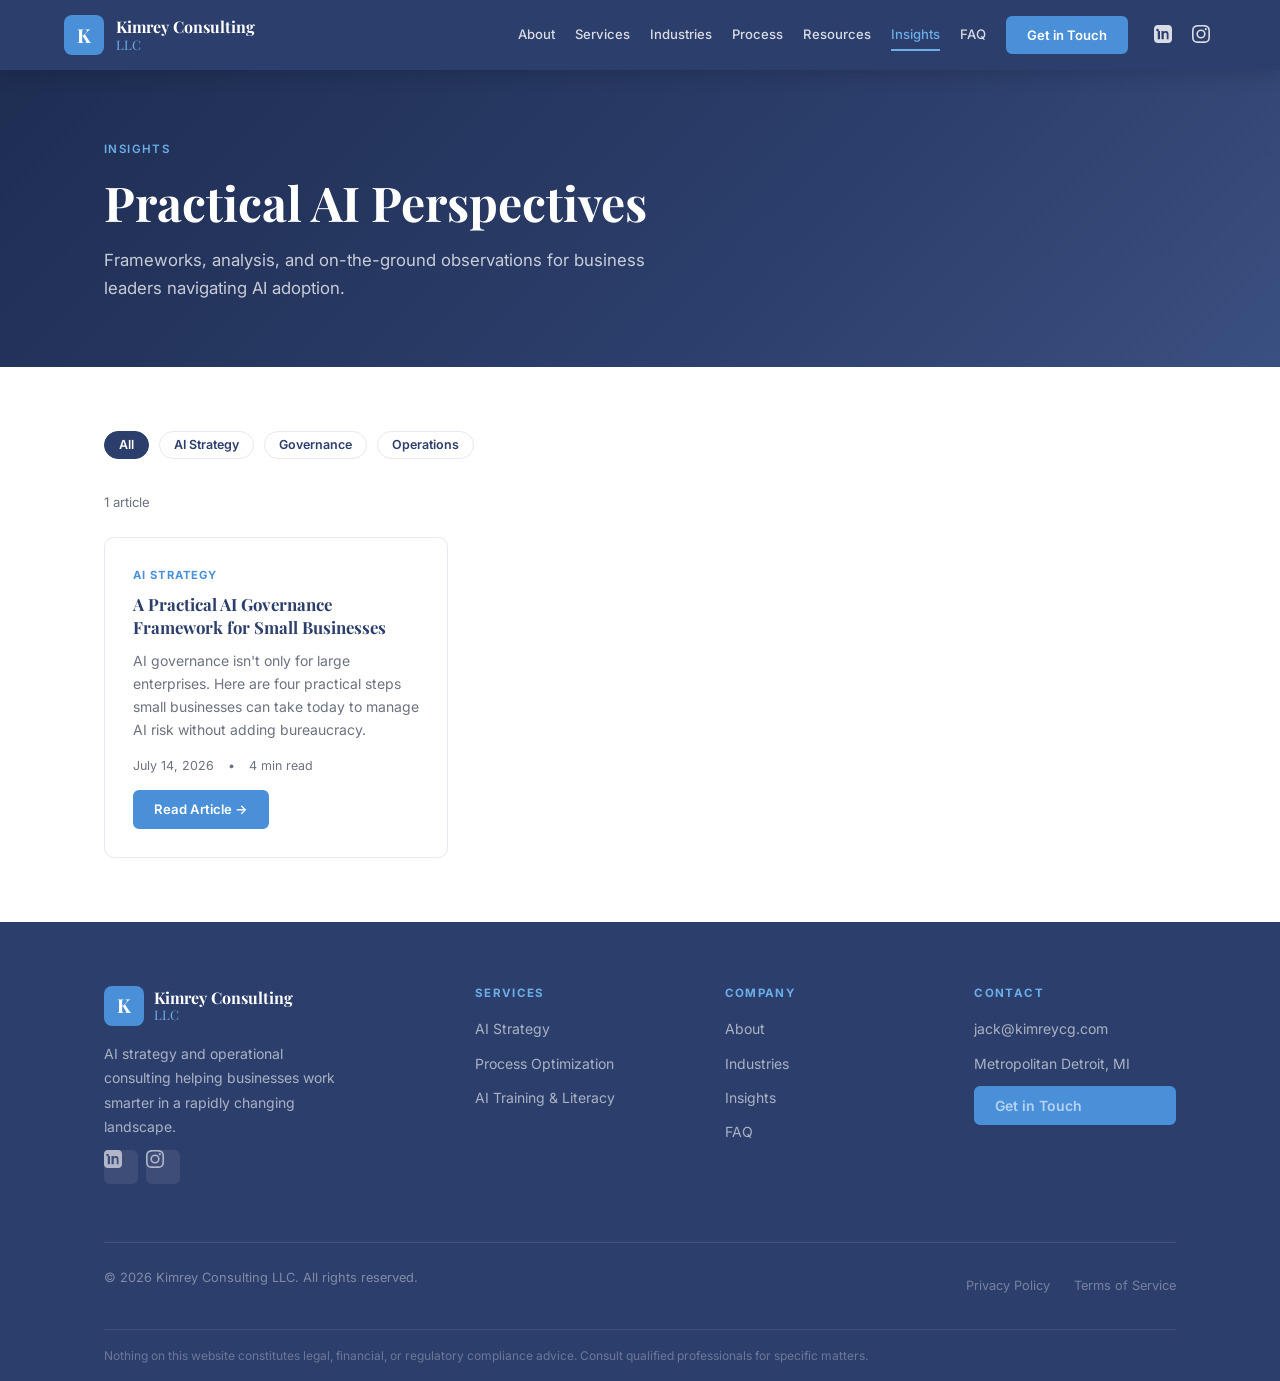
<file: insights.html>
<!DOCTYPE html>
<html lang="en">
<head>
<meta charset="UTF-8">
<meta name="viewport" content="width=device-width,initial-scale=1">
<title>Insights — Kimrey Consulting</title>
<meta name="description" content="Practical perspectives on AI strategy, governance, and operations from Kimrey Consulting.">
<link rel="canonical" href="https://kimreycg.com/insights.html">
<meta property="og:title" content="Insights — Kimrey Consulting">
<meta property="og:description" content="Practical perspectives on AI strategy, governance, and operations from Kimrey Consulting.">
<meta property="og:url" content="https://kimreycg.com/insights.html">
<meta property="og:type" content="website">
<meta name="robots" content="index,follow">
<link rel="preconnect" href="https://fonts.googleapis.com">
<link rel="preconnect" href="https://fonts.gstatic.com" crossorigin>
<link href="https://fonts.googleapis.com/css2?family=Inter:wght@400;500;600;700&family=Playfair+Display:wght@400;600;700&display=swap" rel="stylesheet">
<link rel="stylesheet" href="/assets/css/style.css">

</head>
<body class="insights-page">
<a href="#main-content" class="skip-link">Skip to main content</a>
<header class="site-header" role="banner">
<div class="nc">
  <a class="nb" href="/">
    <div class="lm">K</div>
    <div class="bt"><span class="bn">Kimrey Consulting</span><span class="bs">LLC</span></div>
  </a>
  <nav id="navLinks" class="nl" role="navigation" aria-label="Main navigation">
    <a href="/#about" class="">About</a>
    <a href="/#services" class="">Services</a>
    <a href="/#industries" class="">Industries</a>
    <a href="/#process" class="">Process</a>
    <a href="/#resources" class="">Resources</a>
    <a href="/insights.html" class="active">Insights</a>
    <a href="/#faq" class="">FAQ</a>
    <a href="/#contact" class="btn btn-b btn-sm">Get in Touch</a>
    <div class="ns" aria-label="Social links">
      <a href="https://www.linkedin.com/in/jackkimrey/" target="_blank" rel="noopener noreferrer" aria-label="LinkedIn"><svg viewBox="0 0 24 24" width="18" height="18" fill="currentColor"><path d="M19 0H5C2.24 0 0 2.24 0 5v14c0 2.76 2.24 5 5 5h14c2.76 0 5-2.24 5-5V5c0-2.76-2.24-5-5-5zM8 19H5V8h3v11zM6.5 6.73A1.77 1.77 0 114.73 4.96 1.77 1.77 0 016.5 6.73zM20 19h-3v-5.6c0-1.34-.03-3.06-1.86-3.06-1.87 0-2.16 1.46-2.16 2.97V19H10V8h2.88v1.5h.04c.4-.76 1.38-1.56 2.84-1.56 3.04 0 3.6 2 3.6 4.59V19z"/></svg></a>
      <a href="https://www.instagram.com/kimreycg/" target="_blank" rel="noopener noreferrer" aria-label="Instagram"><svg viewBox="0 0 24 24" width="18" height="18" fill="currentColor"><path d="M12 2.163c3.204 0 3.584.012 4.85.07 3.252.148 4.771 1.691 4.919 4.919.058 1.265.069 1.645.069 4.849 0 3.205-.012 3.584-.069 4.849-.149 3.225-1.664 4.771-4.919 4.919-1.266.058-1.644.07-4.85.07-3.204 0-3.584-.012-4.849-.07-3.26-.149-4.771-1.699-4.919-4.92-.058-1.265-.07-1.644-.07-4.849 0-3.204.013-3.583.07-4.849.149-3.227 1.664-4.771 4.919-4.919 1.266-.057 1.645-.069 4.849-.069zm0-2.163c-3.259 0-3.667.014-4.947.072-4.358.2-6.78 2.618-6.98 6.98-.059 1.281-.073 1.689-.073 4.948 0 3.259.014 3.668.072 4.948.2 4.358 2.618 6.78 6.98 6.98 1.281.058 1.689.072 4.948.072 3.259 0 3.668-.014 4.948-.072 4.354-.2 6.782-2.618 6.979-6.98.059-1.28.073-1.689.073-4.948 0-3.259-.014-3.667-.072-4.947-.196-4.354-2.617-6.78-6.979-6.98-1.281-.059-1.69-.073-4.949-.073zm0 5.838a6.162 6.162 0 100 12.324 6.162 6.162 0 000-12.324zm0 10.162a4 4 0 110-8 4 4 0 010 8zm6.406-11.845a1.44 1.44 0 100 2.881 1.44 1.44 0 000-2.881z"/></svg></a>
    </div>
  </nav>
  <button id="navToggle" class="nt" aria-expanded="false" aria-controls="navLinks" aria-label="Toggle navigation">
    <span></span><span></span><span></span>
  </button>
</div>
</header>
<main id="main-content">
<section class="insights-hero" aria-label="Insights hero">
  <div class="con">
    <span class="tag">Insights</span>
    <h1>Practical AI Perspectives</h1>
    <p>Frameworks, analysis, and on-the-ground observations for business leaders navigating AI adoption.</p>
  </div>
</section>

<section class="insights-body" aria-labelledby="articles-heading">
  <div class="con">
    <h2 id="articles-heading" style="position:absolute;width:1px;height:1px;overflow:hidden;clip:rect(0,0,0,0)">All Articles</h2>
    <div class="insights-filter" role="group" aria-label="Filter articles by category">
      <button class="filter-btn active" onclick="filterInsights(this,'all')">All</button>
      <button class="filter-btn" onclick="filterInsights(this,'ai-strategy')">AI Strategy</button>
      <button class="filter-btn" onclick="filterInsights(this,'governance')">Governance</button>
      <button class="filter-btn" onclick="filterInsights(this,'operations')">Operations</button>
    </div>
    <p class="insights-count"><span id="articleCount">Loading…</span></p>
    <div id="insightsGrid" class="icg">
      <p class="loading-text">Loading articles…</p>
    </div>
  </div>
</section>
</main>
<footer class="site-footer" role="contentinfo">
<div class="con">
  <div class="fg">
    <div class="fc">
      <a class="nb" href="/" style="display:flex;gap:.6rem;align-items:center;text-decoration:none;margin-bottom:.5rem;">
        <div class="lm">K</div>
        <div class="bt"><span class="bn">Kimrey Consulting</span><span class="bs">LLC</span></div>
      </a>
      <p class="fbd">AI strategy and operational consulting helping businesses work smarter in a rapidly changing landscape.</p>
      <div class="fsoc">
        <a href="https://www.linkedin.com/in/jackkimrey/" target="_blank" rel="noopener noreferrer" aria-label="LinkedIn"><svg viewBox="0 0 24 24" width="18" height="18" fill="currentColor"><path d="M19 0H5C2.24 0 0 2.24 0 5v14c0 2.76 2.24 5 5 5h14c2.76 0 5-2.24 5-5V5c0-2.76-2.24-5-5-5zM8 19H5V8h3v11zM6.5 6.73A1.77 1.77 0 114.73 4.96 1.77 1.77 0 016.5 6.73zM20 19h-3v-5.6c0-1.34-.03-3.06-1.86-3.06-1.87 0-2.16 1.46-2.16 2.97V19H10V8h2.88v1.5h.04c.4-.76 1.38-1.56 2.84-1.56 3.04 0 3.6 2 3.6 4.59V19z"/></svg></a>
        <a href="https://www.instagram.com/kimreycg/" target="_blank" rel="noopener noreferrer" aria-label="Instagram"><svg viewBox="0 0 24 24" width="18" height="18" fill="currentColor"><path d="M12 2.163c3.204 0 3.584.012 4.85.07 3.252.148 4.771 1.691 4.919 4.919.058 1.265.069 1.645.069 4.849 0 3.205-.012 3.584-.069 4.849-.149 3.225-1.664 4.771-4.919 4.919-1.266.058-1.644.07-4.85.07-3.204 0-3.584-.012-4.849-.07-3.26-.149-4.771-1.699-4.919-4.92-.058-1.265-.07-1.644-.07-4.849 0-3.204.013-3.583.07-4.849.149-3.227 1.664-4.771 4.919-4.919 1.266-.057 1.645-.069 4.849-.069zm0-2.163c-3.259 0-3.667.014-4.947.072-4.358.2-6.78 2.618-6.98 6.98-.059 1.281-.073 1.689-.073 4.948 0 3.259.014 3.668.072 4.948.2 4.358 2.618 6.78 6.98 6.98 1.281.058 1.689.072 4.948.072 3.259 0 3.668-.014 4.948-.072 4.354-.2 6.782-2.618 6.979-6.98.059-1.28.073-1.689.073-4.948 0-3.259-.014-3.667-.072-4.947-.196-4.354-2.617-6.78-6.979-6.98-1.281-.059-1.69-.073-4.949-.073zm0 5.838a6.162 6.162 0 100 12.324 6.162 6.162 0 000-12.324zm0 10.162a4 4 0 110-8 4 4 0 010 8zm6.406-11.845a1.44 1.44 0 100 2.881 1.44 1.44 0 000-2.881z"/></svg></a>
      </div>
    </div>
    <div class="fc">
      <h5>Services</h5>
      <a href="/#services">AI Strategy</a>
      <a href="/#services">Process Optimization</a>
      <a href="/#services">AI Training & Literacy</a>
    </div>
    <div class="fc">
      <h5>Company</h5>
      <a href="/#about">About</a>
      <a href="/#industries">Industries</a>
      <a href="/insights.html">Insights</a>
      <a href="/#faq">FAQ</a>
    </div>
    <div class="fc">
      <h5>Contact</h5>
      <a href="mailto:jack@kimreycg.com">jack@kimreycg.com</a>
      <p>Metropolitan Detroit, MI</p>
      <a href="/#contact" class="btn btn-b btn-sm" style="margin-top:.625rem;">Get in Touch</a>
    </div>
  </div>
  <div class="fb">
    <p>&copy; 2026 Kimrey Consulting LLC. All rights reserved.</p>
    <div class="fl">
      <a href="/privacy.html">Privacy Policy</a>
      <a href="/terms.html">Terms of Service</a>
    </div>
  </div>
  <div class="fd">
    <p>Nothing on this website constitutes legal, financial, or regulatory compliance advice. Consult qualified professionals for specific matters.</p>
  </div>
</div>
</footer>
<script src="/assets/js/main.js"></script>
</html>
</file>
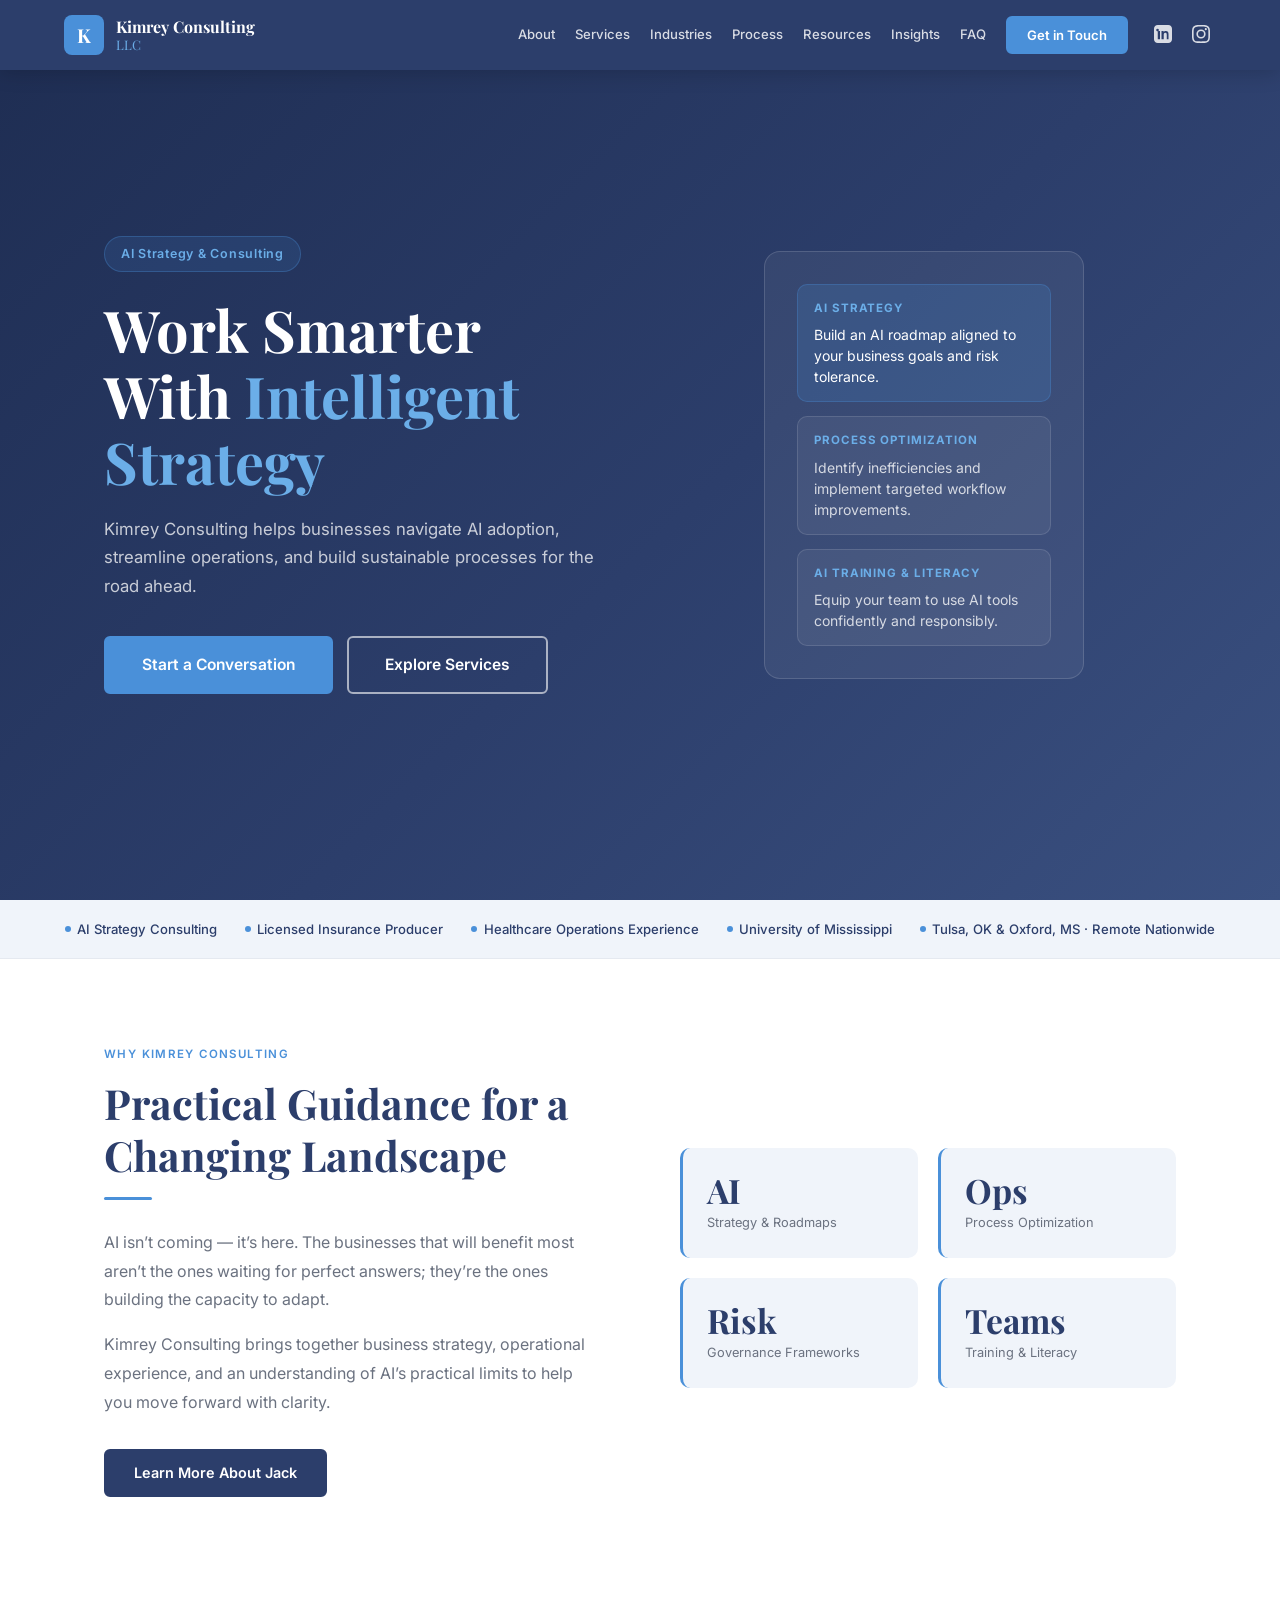
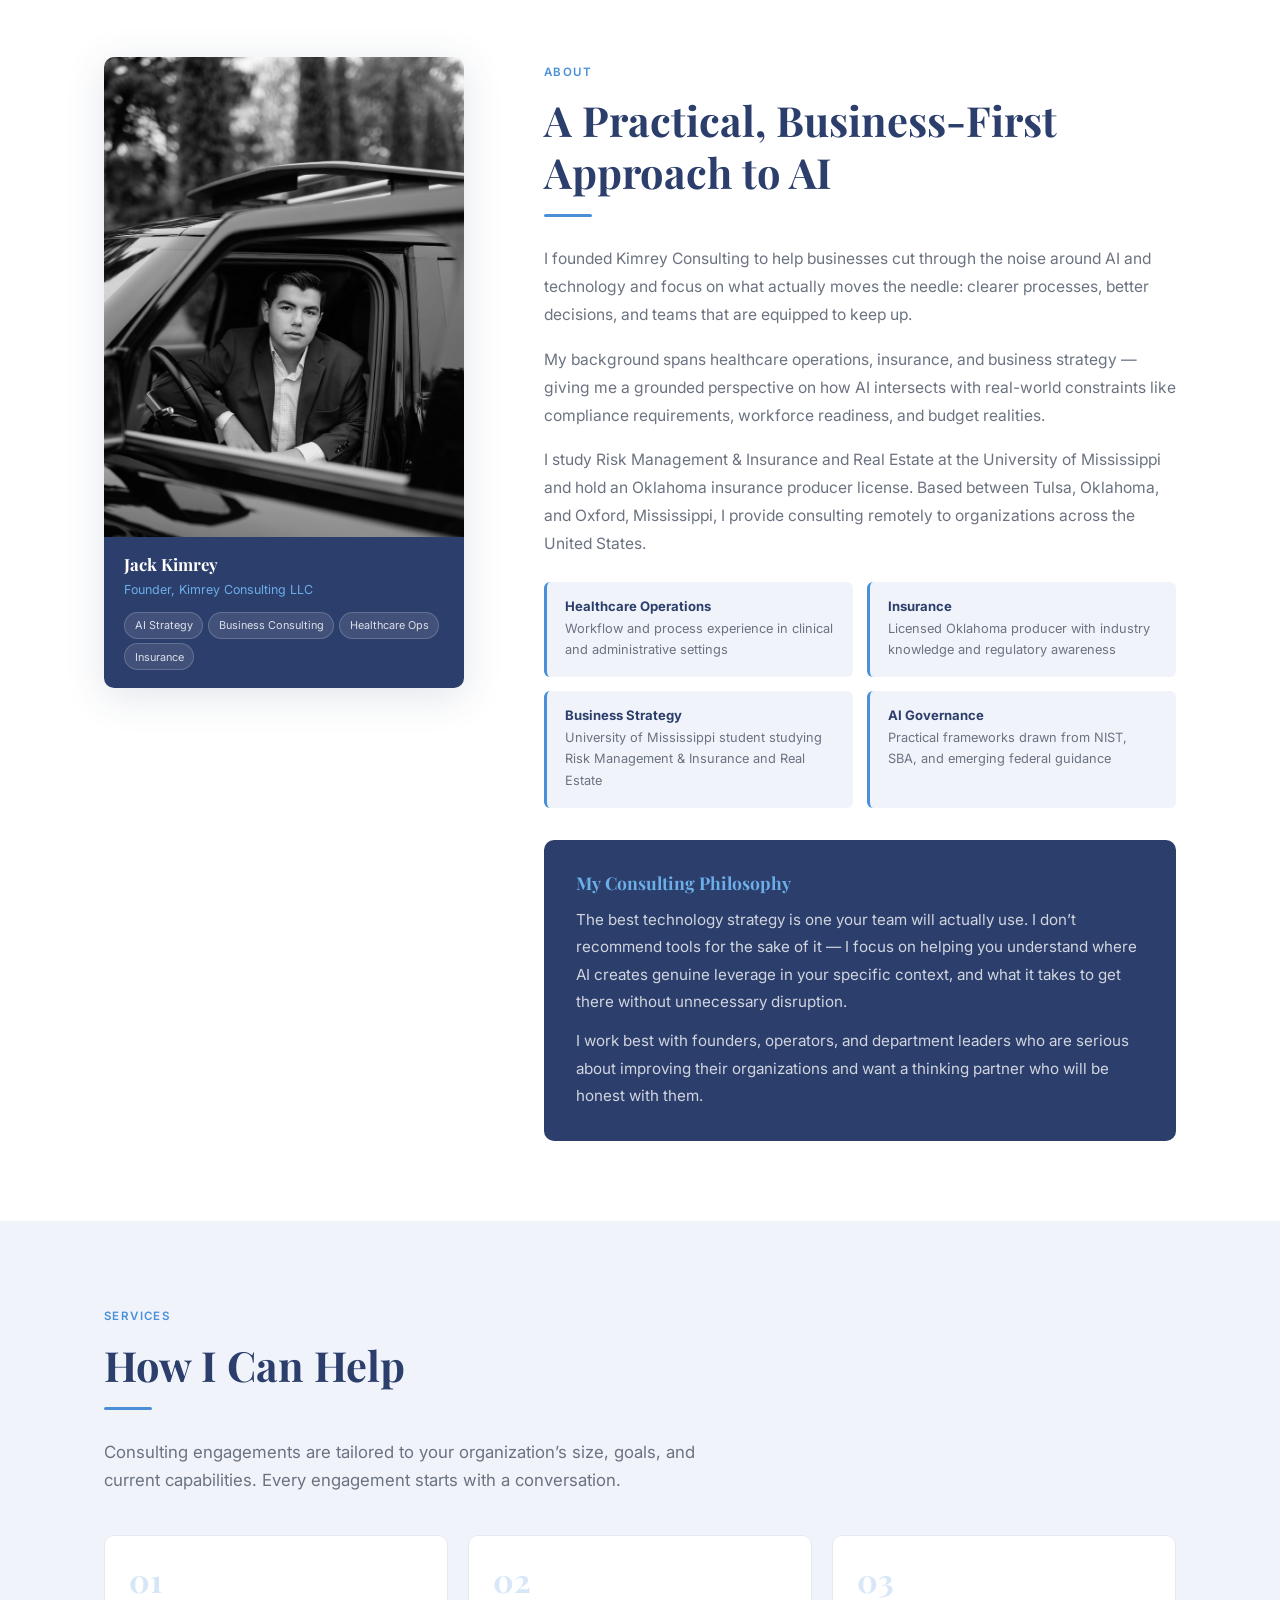
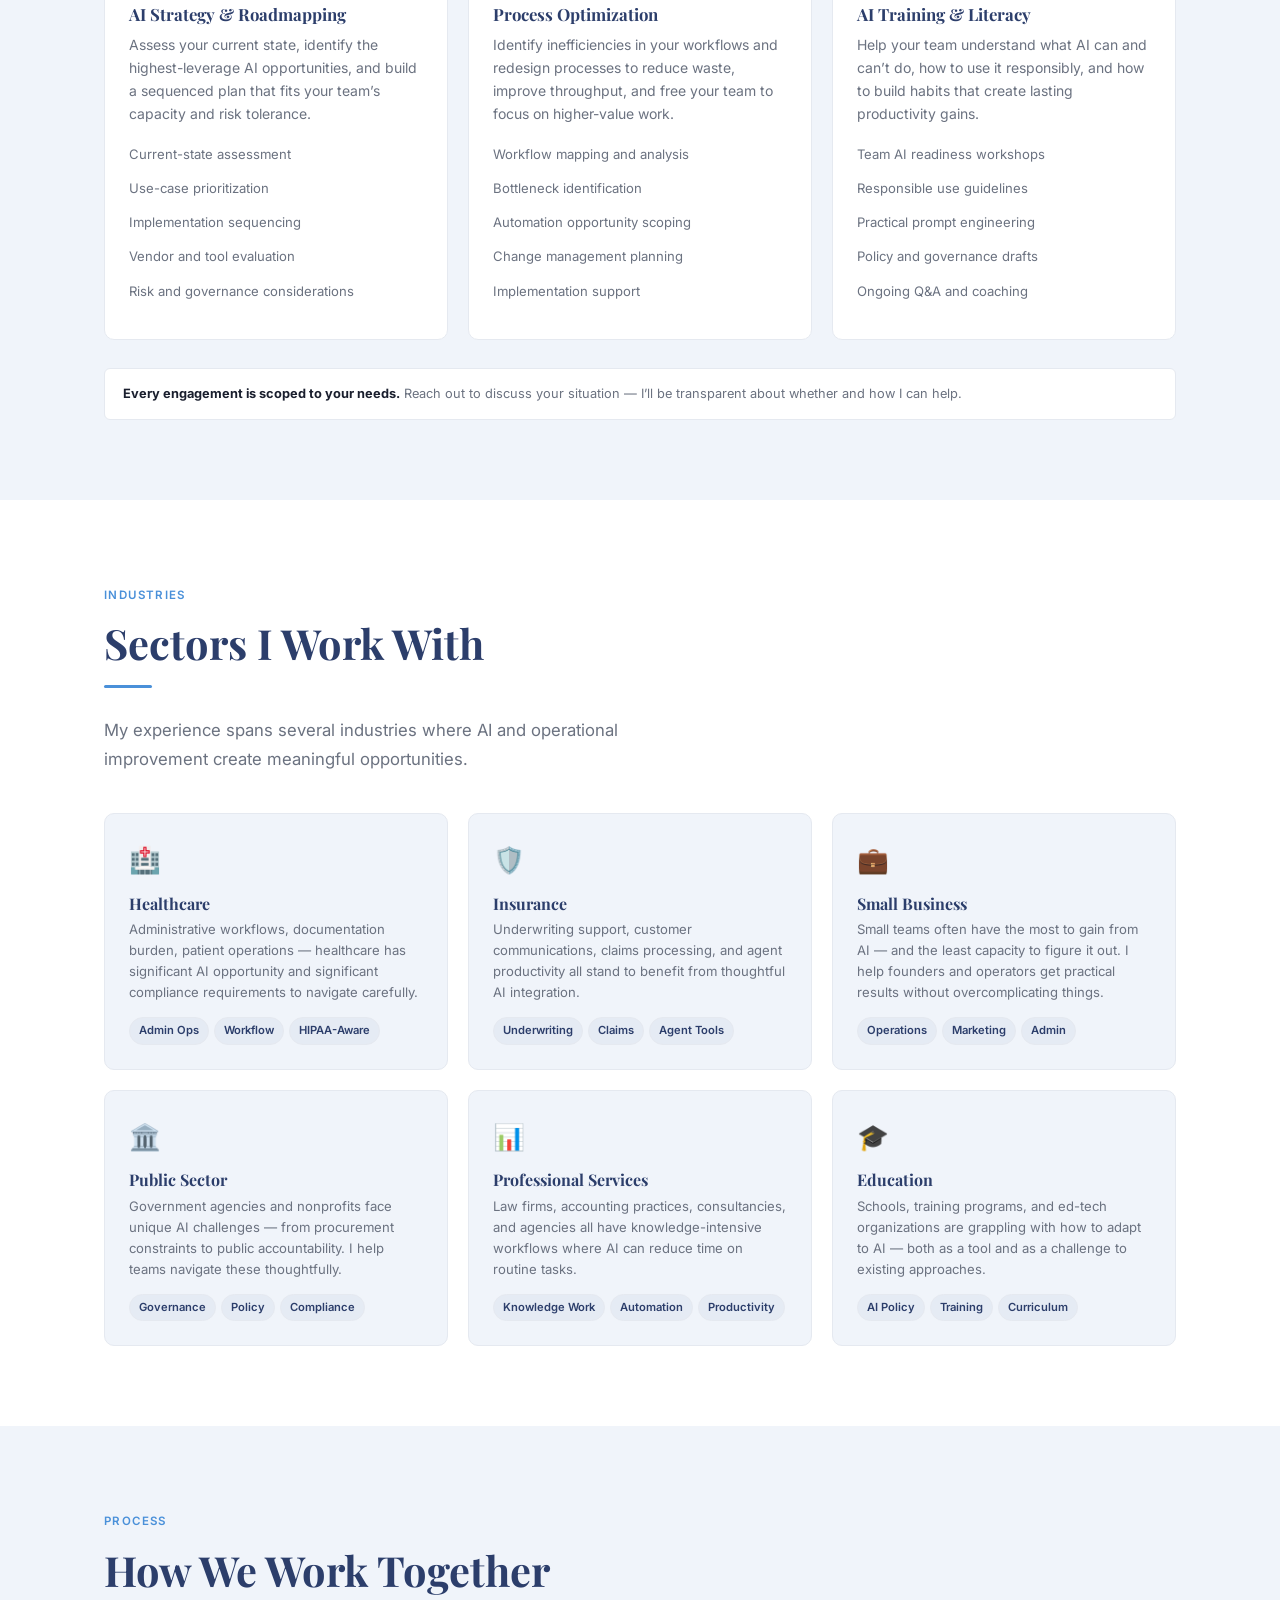
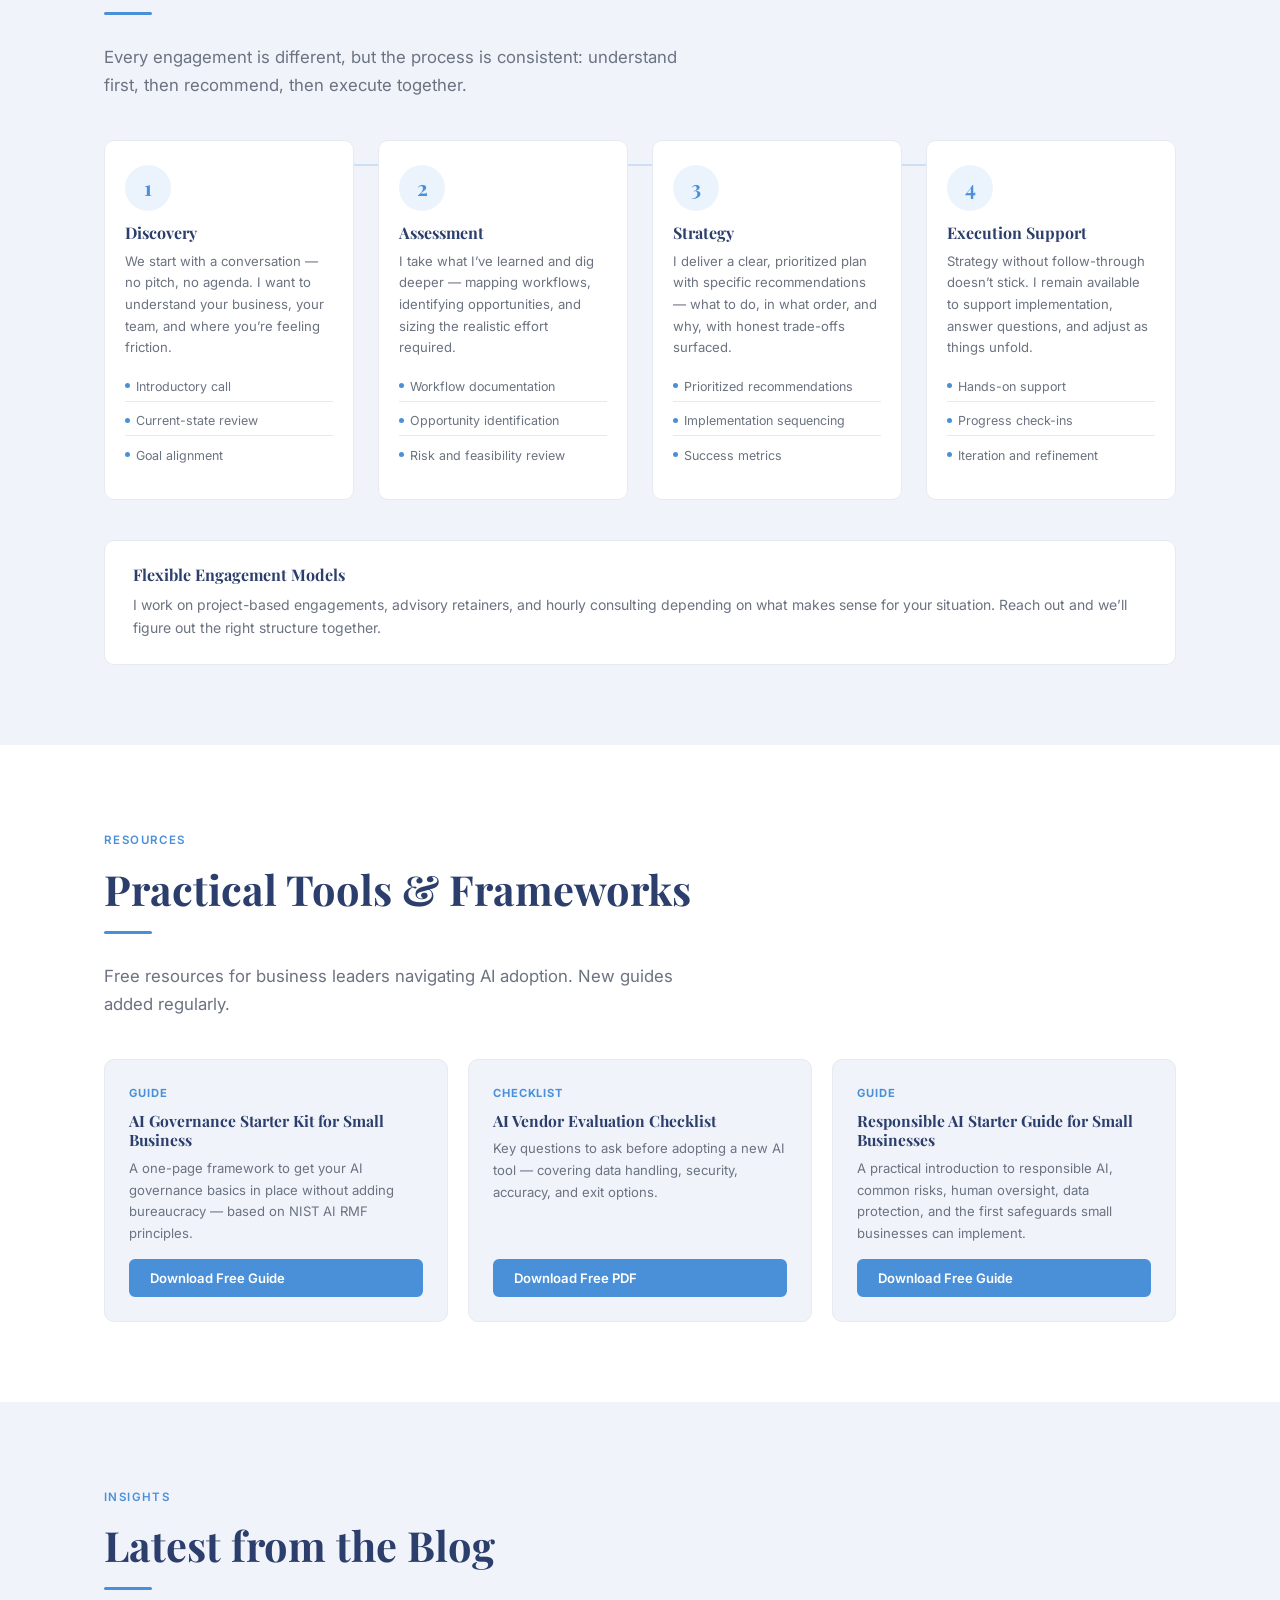
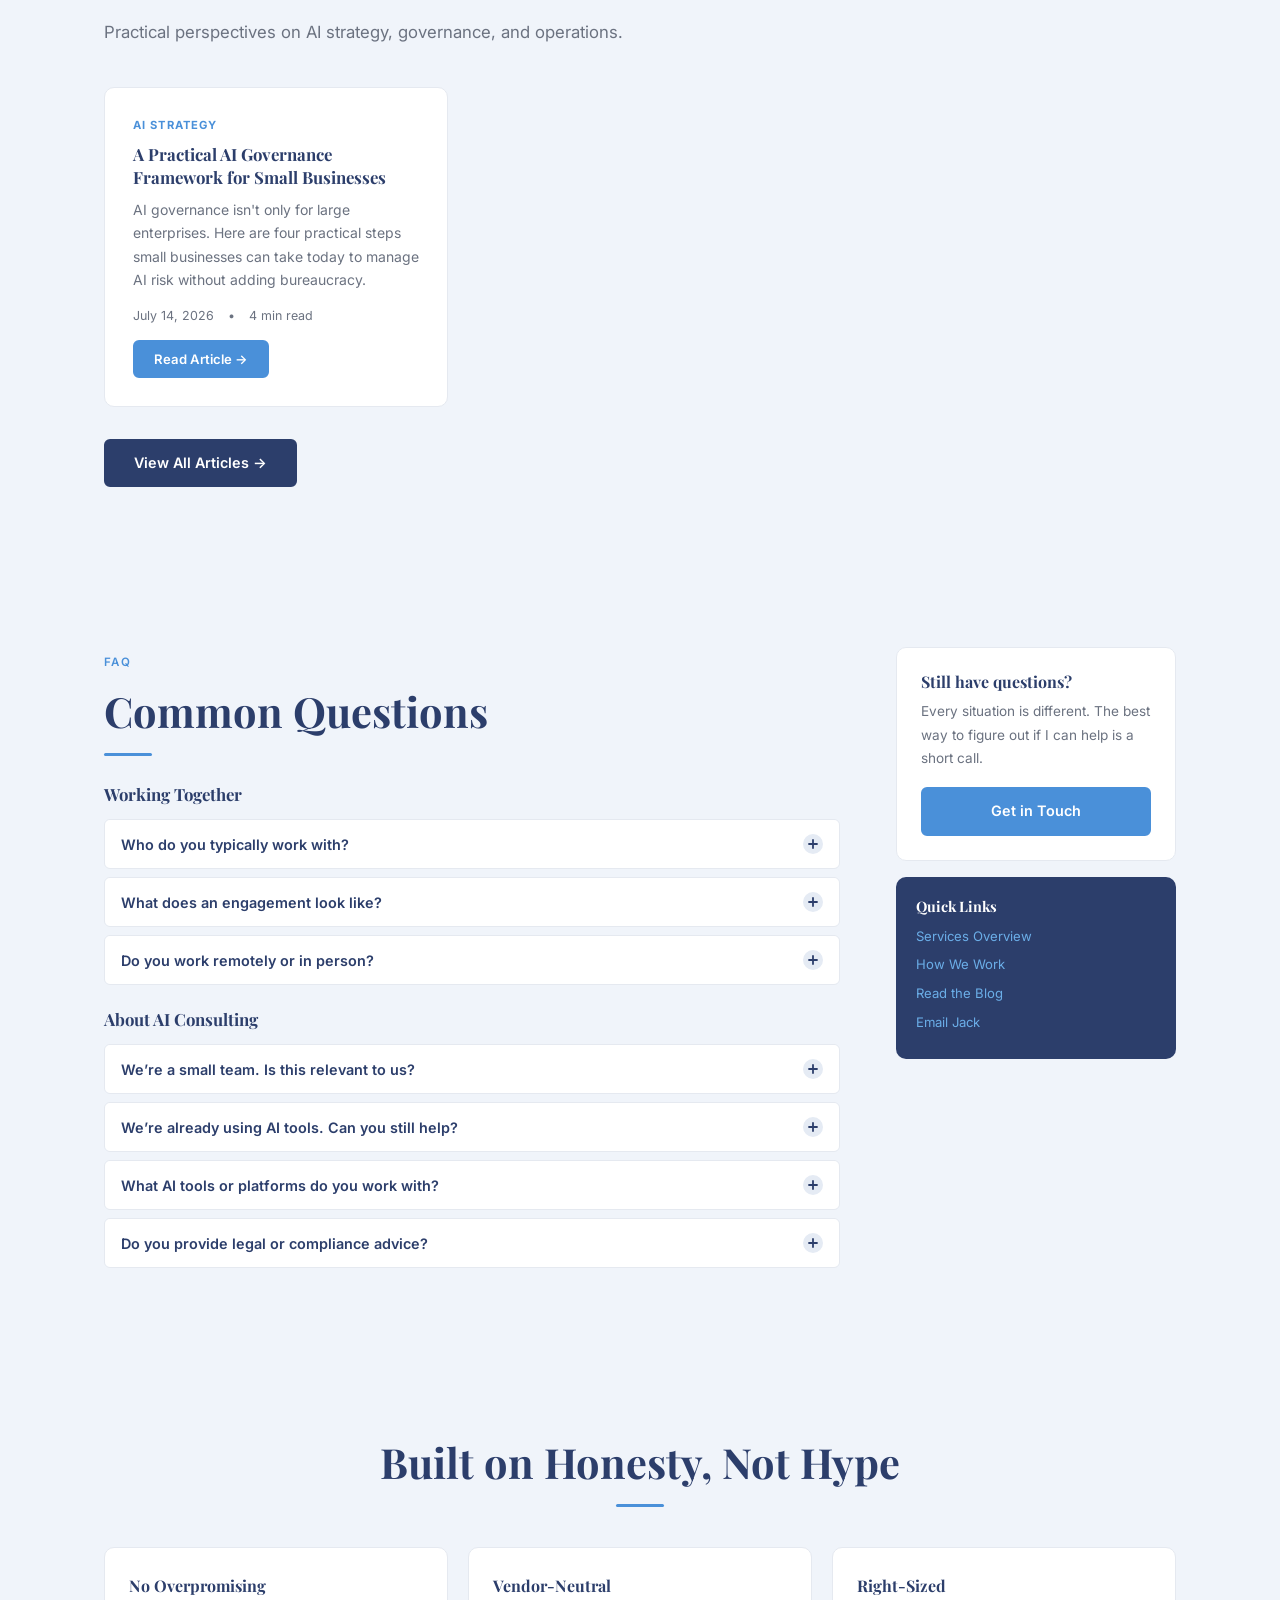
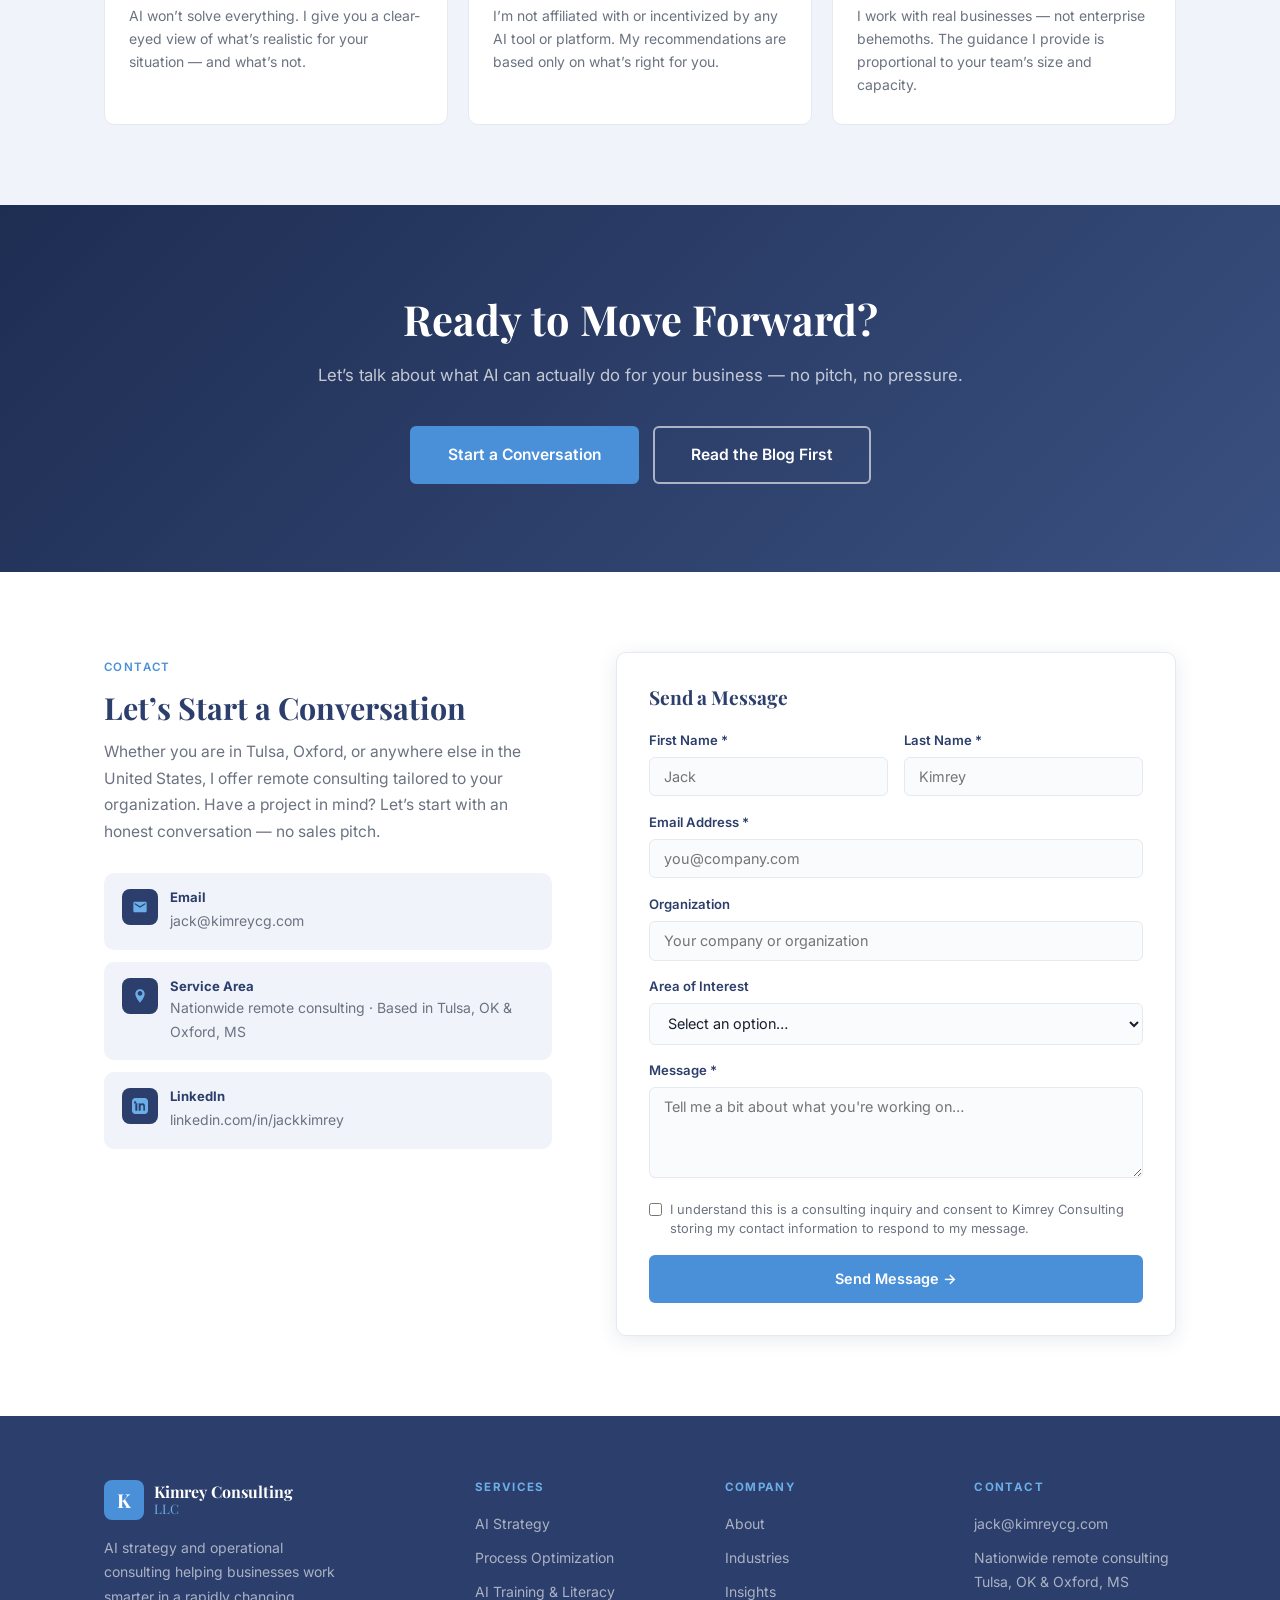
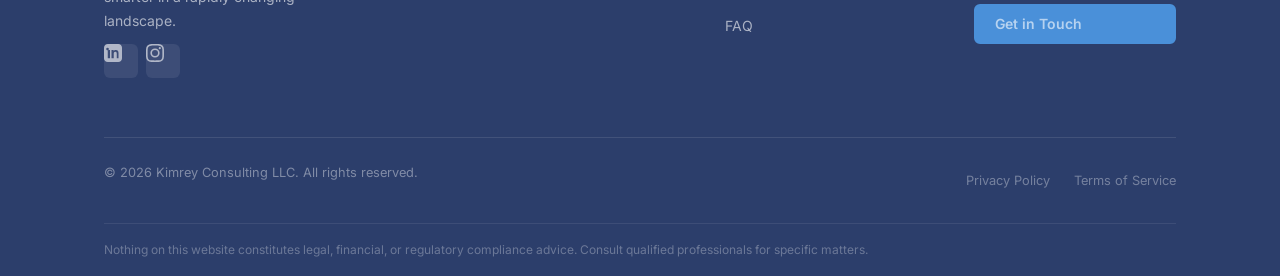
<file: kimreycg-index-updated.html>
<!DOCTYPE html>
<html lang="en">
<head>
<meta charset="UTF-8">
<meta name="viewport" content="width=device-width,initial-scale=1">
<title>Kimrey Consulting — AI Strategy & Business Consulting</title>
<meta name="description" content="AI strategy, process optimization, and operational consulting for healthcare, insurance, small business, and the public sector.">
<link rel="canonical" href="https://kimreycg.com/">
<meta property="og:title" content="Kimrey Consulting — AI Strategy & Business Consulting">
<meta property="og:description" content="AI strategy, process optimization, and operational consulting for healthcare, insurance, small business, and the public sector.">
<meta property="og:url" content="https://kimreycg.com/">
<meta property="og:type" content="website">
<meta name="robots" content="index,follow">
<link rel="preconnect" href="https://fonts.googleapis.com">
<link rel="preconnect" href="https://fonts.gstatic.com" crossorigin>
<link href="https://fonts.googleapis.com/css2?family=Inter:wght@400;500;600;700&family=Playfair+Display:wght@400;600;700&display=swap" rel="stylesheet">
<link rel="stylesheet" href="/assets/css/style.css">

</head>
<body>
<a href="#main-content" class="skip-link">Skip to main content</a>
<header class="site-header" role="banner">
<div class="nc">
  <a class="nb" href="/">
    <div class="lm">K</div>
    <div class="bt"><span class="bn">Kimrey Consulting</span><span class="bs">LLC</span></div>
  </a>
  <nav id="navLinks" class="nl" role="navigation" aria-label="Main navigation">
    <a href="/#about" class="">About</a>
    <a href="/#services" class="">Services</a>
    <a href="/#industries" class="">Industries</a>
    <a href="/#process" class="">Process</a>
    <a href="/#resources" class="">Resources</a>
    <a href="/insights.html" class="">Insights</a>
    <a href="/#faq" class="">FAQ</a>
    <a href="/#contact" class="btn btn-b btn-sm">Get in Touch</a>
    <div class="ns" aria-label="Social links">
      <a href="https://www.linkedin.com/in/jackkimrey/" target="_blank" rel="noopener noreferrer" aria-label="LinkedIn"><svg viewBox="0 0 24 24" width="18" height="18" fill="currentColor"><path d="M19 0H5C2.24 0 0 2.24 0 5v14c0 2.76 2.24 5 5 5h14c2.76 0 5-2.24 5-5V5c0-2.76-2.24-5-5-5zM8 19H5V8h3v11zM6.5 6.73A1.77 1.77 0 114.73 4.96 1.77 1.77 0 016.5 6.73zM20 19h-3v-5.6c0-1.34-.03-3.06-1.86-3.06-1.87 0-2.16 1.46-2.16 2.97V19H10V8h2.88v1.5h.04c.4-.76 1.38-1.56 2.84-1.56 3.04 0 3.6 2 3.6 4.59V19z"/></svg></a>
      <a href="https://www.instagram.com/kimreycg/" target="_blank" rel="noopener noreferrer" aria-label="Instagram"><svg viewBox="0 0 24 24" width="18" height="18" fill="currentColor"><path d="M12 2.163c3.204 0 3.584.012 4.85.07 3.252.148 4.771 1.691 4.919 4.919.058 1.265.069 1.645.069 4.849 0 3.205-.012 3.584-.069 4.849-.149 3.225-1.664 4.771-4.919 4.919-1.266.058-1.644.07-4.85.07-3.204 0-3.584-.012-4.849-.07-3.26-.149-4.771-1.699-4.919-4.92-.058-1.265-.07-1.644-.07-4.849 0-3.204.013-3.583.07-4.849.149-3.227 1.664-4.771 4.919-4.919 1.266-.057 1.645-.069 4.849-.069zm0-2.163c-3.259 0-3.667.014-4.947.072-4.358.2-6.78 2.618-6.98 6.98-.059 1.281-.073 1.689-.073 4.948 0 3.259.014 3.668.072 4.948.2 4.358 2.618 6.78 6.98 6.98 1.281.058 1.689.072 4.948.072 3.259 0 3.668-.014 4.948-.072 4.354-.2 6.782-2.618 6.979-6.98.059-1.28.073-1.689.073-4.948 0-3.259-.014-3.667-.072-4.947-.196-4.354-2.617-6.78-6.979-6.98-1.281-.059-1.69-.073-4.949-.073zm0 5.838a6.162 6.162 0 100 12.324 6.162 6.162 0 000-12.324zm0 10.162a4 4 0 110-8 4 4 0 010 8zm6.406-11.845a1.44 1.44 0 100 2.881 1.44 1.44 0 000-2.881z"/></svg></a>
    </div>
  </nav>
  <button id="navToggle" class="nt" aria-expanded="false" aria-controls="navLinks" aria-label="Toggle navigation">
    <span></span><span></span><span></span>
  </button>
</div>
</header>
<main id="main-content">

<!-- HERO -->
<section id="home" aria-label="Hero">
  <div class="con">
    <div class="hi">
      <div class="ht">
        <div class="hb">AI Strategy &amp; Consulting</div>
        <h1>Work Smarter With <em>Intelligent Strategy</em></h1>
        <p class="hs">Kimrey Consulting helps businesses navigate AI adoption, streamline operations, and build sustainable processes for the road ahead.</p>
        <div class="bg">
          <a href="#contact" class="btn btn-b btn-lg">Start a Conversation</a>
          <a href="#services" class="btn btn-wo btn-lg">Explore Services</a>
        </div>
      </div>
      <div class="hv" aria-hidden="true">
        <div style="background:rgba(255,255,255,.06);border:1px solid rgba(255,255,255,.14);border-radius:16px;padding:2rem;max-width:320px;width:100%;">
          <div style="display:flex;flex-direction:column;gap:.875rem;">
            <div style="background:rgba(74,144,217,.18);border:1px solid rgba(74,144,217,.3);border-radius:10px;padding:.875rem 1rem;">
              <div style="font-size:.72rem;color:#6BAEE8;font-weight:700;letter-spacing:.08em;text-transform:uppercase;margin-bottom:.35rem;">AI Strategy</div>
              <div style="color:#fff;font-size:.875rem;line-height:1.5;">Build an AI roadmap aligned to your business goals and risk tolerance.</div>
            </div>
            <div style="background:rgba(255,255,255,.06);border:1px solid rgba(255,255,255,.12);border-radius:10px;padding:.875rem 1rem;">
              <div style="font-size:.72rem;color:#6BAEE8;font-weight:700;letter-spacing:.08em;text-transform:uppercase;margin-bottom:.35rem;">Process Optimization</div>
              <div style="color:rgba(255,255,255,.78);font-size:.875rem;line-height:1.5;">Identify inefficiencies and implement targeted workflow improvements.</div>
            </div>
            <div style="background:rgba(255,255,255,.06);border:1px solid rgba(255,255,255,.12);border-radius:10px;padding:.875rem 1rem;">
              <div style="font-size:.72rem;color:#6BAEE8;font-weight:700;letter-spacing:.08em;text-transform:uppercase;margin-bottom:.35rem;">AI Training &amp; Literacy</div>
              <div style="color:rgba(255,255,255,.78);font-size:.875rem;line-height:1.5;">Equip your team to use AI tools confidently and responsibly.</div>
            </div>
          </div>
        </div>
      </div>
    </div>
  </div>
</section>

<!-- CREDENTIALS BAR -->
<div class="cb" aria-label="Quick credentials">
  <div class="cbi">
    <div class="ci"><div class="cd"></div>AI Strategy Consulting</div>
    <div class="ci"><div class="cd"></div>Licensed Insurance Producer</div>
    <div class="ci"><div class="cd"></div>Healthcare Operations Experience</div>
    <div class="ci"><div class="cd"></div>University of Mississippi</div>
    <div class="ci"><div class="cd"></div>Tulsa, OK &amp; Oxford, MS · Remote Nationwide</div>
  </div>
</div>

<!-- ABOUT HIGHLIGHT -->
<section id="hp" class="ps" aria-label="Highlight">
  <div class="con">
    <div class="pg">
      <div>
        <span class="tag">Why Kimrey Consulting</span>
        <h2 class="st">Practical Guidance for a Changing Landscape</h2>
        <div class="al"></div>
        <p style="color:var(--muted);line-height:1.8;">AI isn&rsquo;t coming — it&rsquo;s here. The businesses that will benefit most aren&rsquo;t the ones waiting for perfect answers; they&rsquo;re the ones building the capacity to adapt.</p>
        <p style="color:var(--muted);line-height:1.8;margin-top:.75rem;">Kimrey Consulting brings together business strategy, operational experience, and an understanding of AI&rsquo;s practical limits to help you move forward with clarity.</p>
        <div style="margin-top:2rem;"><a href="#about" class="btn btn-p">Learn More About Jack</a></div>
      </div>
      <div class="sg">
        <div class="sc"><div class="sn">AI</div><div class="sl">Strategy & Roadmaps</div></div>
        <div class="sc"><div class="sn">Ops</div><div class="sl">Process Optimization</div></div>
        <div class="sc"><div class="sn">Risk</div><div class="sl">Governance Frameworks</div></div>
        <div class="sc"><div class="sn">Teams</div><div class="sl">Training & Literacy</div></div>
      </div>
    </div>
  </div>
</section>

<!-- ABOUT -->
<section id="about" class="ps" aria-labelledby="about-heading">
  <div class="con">
    <div class="ag">
      <div class="apw">
        <div class="ap">
          <img src="/assets/img/jack-kimrey.jpg" alt="Jack Kimrey, founder of Kimrey Consulting LLC" loading="lazy">
          <div class="apc">
            <h4>Jack Kimrey</h4>
            <p>Founder, Kimrey Consulting LLC</p>
            <div class="cpp">
              <span class="cpi">AI Strategy</span>
              <span class="cpi">Business Consulting</span>
              <span class="cpi">Healthcare Ops</span>
              <span class="cpi">Insurance</span>
            </div>
          </div>
        </div>
      </div>
      <div class="ac">
        <span class="tag">About</span>
        <h2 id="about-heading" class="st">A Practical, Business-First Approach to AI</h2>
        <div class="al"></div>
        <p class="ab">I founded Kimrey Consulting to help businesses cut through the noise around AI and technology and focus on what actually moves the needle: clearer processes, better decisions, and teams that are equipped to keep up.</p>
        <p class="ab">My background spans healthcare operations, insurance, and business strategy — giving me a grounded perspective on how AI intersects with real-world constraints like compliance requirements, workforce readiness, and budget realities.</p>
        <p class="ab">I study Risk Management &amp; Insurance and Real Estate at the University of Mississippi and hold an Oklahoma insurance producer license. Based between Tulsa, Oklahoma, and Oxford, Mississippi, I provide consulting remotely to organizations across the United States.</p>
        <div class="cg">
          <div class="cc"><h5>Healthcare Operations</h5><p>Workflow and process experience in clinical and administrative settings</p></div>
          <div class="cc"><h5>Insurance</h5><p>Licensed Oklahoma producer with industry knowledge and regulatory awareness</p></div>
          <div class="cc"><h5>Business Strategy</h5><p>University of Mississippi student studying Risk Management &amp; Insurance and Real Estate</p></div>
          <div class="cc"><h5>AI Governance</h5><p>Practical frameworks drawn from NIST, SBA, and emerging federal guidance</p></div>
        </div>
        <div class="mb">
          <h3>My Consulting Philosophy</h3>
          <p>The best technology strategy is one your team will actually use. I don&rsquo;t recommend tools for the sake of it — I focus on helping you understand where AI creates genuine leverage in your specific context, and what it takes to get there without unnecessary disruption.</p>
          <p>I work best with founders, operators, and department leaders who are serious about improving their organizations and want a thinking partner who will be honest with them.</p>
        </div>
      </div>
    </div>
  </div>
</section>

<!-- SERVICES -->
<section id="services" class="ps" aria-labelledby="services-heading">
  <div class="con">
    <span class="tag">Services</span>
    <h2 id="services-heading" class="st">How I Can Help</h2>
    <div class="al"></div>
    <p class="ss">Consulting engagements are tailored to your organization&rsquo;s size, goals, and current capabilities. Every engagement starts with a conversation.</p>
    <div class="svg">
      <div class="svc">
        <div class="svn">01</div>
        <h3>AI Strategy &amp; Roadmapping</h3>
        <p>Assess your current state, identify the highest-leverage AI opportunities, and build a sequenced plan that fits your team&rsquo;s capacity and risk tolerance.</p>
        <ul class="svl">
          <li>Current-state assessment</li>
          <li>Use-case prioritization</li>
          <li>Implementation sequencing</li>
          <li>Vendor and tool evaluation</li>
          <li>Risk and governance considerations</li>
        </ul>
      </div>
      <div class="svc">
        <div class="svn">02</div>
        <h3>Process Optimization</h3>
        <p>Identify inefficiencies in your workflows and redesign processes to reduce waste, improve throughput, and free your team to focus on higher-value work.</p>
        <ul class="svl">
          <li>Workflow mapping and analysis</li>
          <li>Bottleneck identification</li>
          <li>Automation opportunity scoping</li>
          <li>Change management planning</li>
          <li>Implementation support</li>
        </ul>
      </div>
      <div class="svc">
        <div class="svn">03</div>
        <h3>AI Training &amp; Literacy</h3>
        <p>Help your team understand what AI can and can&rsquo;t do, how to use it responsibly, and how to build habits that create lasting productivity gains.</p>
        <ul class="svl">
          <li>Team AI readiness workshops</li>
          <li>Responsible use guidelines</li>
          <li>Practical prompt engineering</li>
          <li>Policy and governance drafts</li>
          <li>Ongoing Q&amp;A and coaching</li>
        </ul>
      </div>
    </div>
    <div class="db">
      <strong>Every engagement is scoped to your needs.</strong> Reach out to discuss your situation — I&rsquo;ll be transparent about whether and how I can help.
    </div>
  </div>
</section>

<!-- INDUSTRIES -->
<section id="industries" class="ps" aria-labelledby="industries-heading">
  <div class="con">
    <span class="tag">Industries</span>
    <h2 id="industries-heading" class="st">Sectors I Work With</h2>
    <div class="al"></div>
    <p class="ss">My experience spans several industries where AI and operational improvement create meaningful opportunities.</p>
    <div class="ing">
      <div class="int">
        <div class="ii">🏥</div>
        <h3>Healthcare</h3>
        <p>Administrative workflows, documentation burden, patient operations — healthcare has significant AI opportunity and significant compliance requirements to navigate carefully.</p>
        <div class="its"><span class="it">Admin Ops</span><span class="it">Workflow</span><span class="it">HIPAA-Aware</span></div>
      </div>
      <div class="int">
        <div class="ii">🛡️</div>
        <h3>Insurance</h3>
        <p>Underwriting support, customer communications, claims processing, and agent productivity all stand to benefit from thoughtful AI integration.</p>
        <div class="its"><span class="it">Underwriting</span><span class="it">Claims</span><span class="it">Agent Tools</span></div>
      </div>
      <div class="int">
        <div class="ii">💼</div>
        <h3>Small Business</h3>
        <p>Small teams often have the most to gain from AI — and the least capacity to figure it out. I help founders and operators get practical results without overcomplicating things.</p>
        <div class="its"><span class="it">Operations</span><span class="it">Marketing</span><span class="it">Admin</span></div>
      </div>
      <div class="int">
        <div class="ii">🏛️</div>
        <h3>Public Sector</h3>
        <p>Government agencies and nonprofits face unique AI challenges — from procurement constraints to public accountability. I help teams navigate these thoughtfully.</p>
        <div class="its"><span class="it">Governance</span><span class="it">Policy</span><span class="it">Compliance</span></div>
      </div>
      <div class="int">
        <div class="ii">📊</div>
        <h3>Professional Services</h3>
        <p>Law firms, accounting practices, consultancies, and agencies all have knowledge-intensive workflows where AI can reduce time on routine tasks.</p>
        <div class="its"><span class="it">Knowledge Work</span><span class="it">Automation</span><span class="it">Productivity</span></div>
      </div>
      <div class="int">
        <div class="ii">🎓</div>
        <h3>Education</h3>
        <p>Schools, training programs, and ed-tech organizations are grappling with how to adapt to AI — both as a tool and as a challenge to existing approaches.</p>
        <div class="its"><span class="it">AI Policy</span><span class="it">Training</span><span class="it">Curriculum</span></div>
      </div>
    </div>
  </div>
</section>

<!-- PROCESS -->
<section id="process" class="ps" aria-labelledby="process-heading">
  <div class="con">
    <span class="tag">Process</span>
    <h2 id="process-heading" class="st">How We Work Together</h2>
    <div class="al"></div>
    <p class="ss">Every engagement is different, but the process is consistent: understand first, then recommend, then execute together.</p>
    <div class="prg">
      <div class="prc">
        <div class="prn">1</div>
        <h3>Discovery</h3>
        <p>We start with a conversation — no pitch, no agenda. I want to understand your business, your team, and where you&rsquo;re feeling friction.</p>
        <ul class="prd">
          <li>Introductory call</li>
          <li>Current-state review</li>
          <li>Goal alignment</li>
        </ul>
      </div>
      <div class="prc">
        <div class="prn">2</div>
        <h3>Assessment</h3>
        <p>I take what I&rsquo;ve learned and dig deeper — mapping workflows, identifying opportunities, and sizing the realistic effort required.</p>
        <ul class="prd">
          <li>Workflow documentation</li>
          <li>Opportunity identification</li>
          <li>Risk and feasibility review</li>
        </ul>
      </div>
      <div class="prc">
        <div class="prn">3</div>
        <h3>Strategy</h3>
        <p>I deliver a clear, prioritized plan with specific recommendations — what to do, in what order, and why, with honest trade-offs surfaced.</p>
        <ul class="prd">
          <li>Prioritized recommendations</li>
          <li>Implementation sequencing</li>
          <li>Success metrics</li>
        </ul>
      </div>
      <div class="prc">
        <div class="prn">4</div>
        <h3>Execution Support</h3>
        <p>Strategy without follow-through doesn&rsquo;t stick. I remain available to support implementation, answer questions, and adjust as things unfold.</p>
        <ul class="prd">
          <li>Hands-on support</li>
          <li>Progress check-ins</li>
          <li>Iteration and refinement</li>
        </ul>
      </div>
    </div>
    <div class="prn2">
      <h4>Flexible Engagement Models</h4>
      <p>I work on project-based engagements, advisory retainers, and hourly consulting depending on what makes sense for your situation. Reach out and we&rsquo;ll figure out the right structure together.</p>
    </div>
  </div>
</section>

<!-- RESOURCES -->
<section id="resources" class="ps" aria-labelledby="resources-heading">
  <div class="con">
    <span class="tag">Resources</span>
    <h2 id="resources-heading" class="st">Practical Tools &amp; Frameworks</h2>
    <div class="al"></div>
    <p class="ss">Free resources for business leaders navigating AI adoption. New guides added regularly.</p>
    <div class="rsg">
      <div class="rsc">
        <span class="rst">Guide</span>
        <h3>AI Governance Starter Kit for Small Business</h3>
        <p>A one-page framework to get your AI governance basics in place without adding bureaucracy — based on NIST AI RMF principles.</p>
        <a href="/downloads/ai-governance-starter-kit.pdf" download class="btn btn-b btn-sm" style="margin-top:auto;">Download Free Guide</a>
      </div>
      <div class="rsc">
        <span class="rst">Checklist</span>
        <h3>AI Vendor Evaluation Checklist</h3>
        <p>Key questions to ask before adopting a new AI tool — covering data handling, security, accuracy, and exit options.</p>
        <a href="/downloads/checklist.pdf" download class="btn btn-b btn-sm" style="margin-top:auto;">Download Free PDF</a>
      </div>
      <div class="rsc">
        <span class="rst">Guide</span>
        <h3>Responsible AI Starter Guide for Small Businesses</h3>
        <p>A practical introduction to responsible AI, common risks, human oversight, data protection, and the first safeguards small businesses can implement.</p>
        <a href="/downloads/Responsible-AI-Starter-Guide.pdf" download class="btn btn-b btn-sm" style="margin-top:auto;">Download Free Guide</a>
      </div>
    </div>
  </div>
</section>

<!-- LATEST INSIGHTS -->
<section id="latest-insights" class="ps" style="background:var(--cream);" aria-labelledby="insights-heading">
  <div class="con">
    <span class="tag">Insights</span>
    <h2 id="insights-heading" class="st">Latest from the Blog</h2>
    <div class="al"></div>
    <p class="ss">Practical perspectives on AI strategy, governance, and operations.</p>
    <div id="latestInsightsGrid" class="icg">
      <p class="loading-text">Loading articles…</p>
    </div>
    <div style="margin-top:2rem;"><a href="/insights.html" class="btn btn-p">View All Articles →</a></div>
  </div>
</section>

<!-- FAQ -->
<section id="faq" class="ps" aria-labelledby="faq-heading">
  <div class="con">
    <div class="fl2">
      <div>
        <span class="tag">FAQ</span>
        <h2 id="faq-heading" class="st">Common Questions</h2>
        <div class="al"></div>

        <h3 class="fst">Working Together</h3>

        <div class="ai">
          <button class="ab2" aria-expanded="false" aria-controls="faq1">
            Who do you typically work with?
            <span class="aic"><svg width="10" height="10" viewBox="0 0 10 10" fill="none"><path d="M5 1v8M1 5h8" stroke="currentColor" stroke-width="1.8" stroke-linecap="round"/></svg></span>
          </button>
          <div id="faq1" class="ap2" aria-hidden="true" style="display:none">
            <p>I work with founders, operators, department leaders, and small business owners who are serious about improving their organizations. Most of my clients are in healthcare, insurance, small business, or the public sector — but I&rsquo;m open to conversations with anyone facing the challenges I can genuinely help with.</p>
          </div>
        </div>

        <div class="ai">
          <button class="ab2" aria-expanded="false" aria-controls="faq2">
            What does an engagement look like?
            <span class="aic"><svg width="10" height="10" viewBox="0 0 10 10" fill="none"><path d="M5 1v8M1 5h8" stroke="currentColor" stroke-width="1.8" stroke-linecap="round"/></svg></span>
          </button>
          <div id="faq2" class="ap2" aria-hidden="true" style="display:none">
            <p>Every engagement starts with a discovery call so I can understand your situation before recommending anything. From there, engagements range from a focused project (a specific strategy deliverable or training workshop) to an ongoing advisory relationship. I&rsquo;ll always be transparent about scope and pricing before we commit to anything.</p>
          </div>
        </div>

        <div class="ai">
          <button class="ab2" aria-expanded="false" aria-controls="faq3">
            Do you work remotely or in person?
            <span class="aic"><svg width="10" height="10" viewBox="0 0 10 10" fill="none"><path d="M5 1v8M1 5h8" stroke="currentColor" stroke-width="1.8" stroke-linecap="round"/></svg></span>
          </button>
          <div id="faq3" class="ap2" aria-hidden="true" style="display:none">
            <p>Kimrey Consulting works with organizations nationwide through remote meetings and shared digital tools. I am based between Tulsa, Oklahoma, and Oxford, Mississippi; in-person meetings in those areas may be arranged when practical.</p>
          </div>
        </div>

        <h3 class="fst">About AI Consulting</h3>

        <div class="ai">
          <button class="ab2" aria-expanded="false" aria-controls="faq4">
            We&rsquo;re a small team. Is this relevant to us?
            <span class="aic"><svg width="10" height="10" viewBox="0 0 10 10" fill="none"><path d="M5 1v8M1 5h8" stroke="currentColor" stroke-width="1.8" stroke-linecap="round"/></svg></span>
          </button>
          <div id="faq4" class="ap2" aria-hidden="true" style="display:none">
            <p>Often, yes. Small teams have the most to gain from AI assistance because each person carries more responsibility. The key is identifying the two or three places where AI actually saves meaningful time — and not overcomplicating the rest. I&rsquo;m particularly focused on practical, right-sized guidance for small businesses rather than enterprise-scale implementations.</p>
          </div>
        </div>

        <div class="ai">
          <button class="ab2" aria-expanded="false" aria-controls="faq5">
            We&rsquo;re already using AI tools. Can you still help?
            <span class="aic"><svg width="10" height="10" viewBox="0 0 10 10" fill="none"><path d="M5 1v8M1 5h8" stroke="currentColor" stroke-width="1.8" stroke-linecap="round"/></svg></span>
          </button>
          <div id="faq5" class="ap2" aria-hidden="true" style="display:none">
            <p>Absolutely. Many teams are using AI tools without a clear strategy or governance framework — which creates its own risks. I can help you audit what you&rsquo;re doing, identify gaps, establish better policies, and find the next layer of opportunity you might be missing.</p>
          </div>
        </div>

        <div class="ai">
          <button class="ab2" aria-expanded="false" aria-controls="faq6">
            What AI tools or platforms do you work with?
            <span class="aic"><svg width="10" height="10" viewBox="0 0 10 10" fill="none"><path d="M5 1v8M1 5h8" stroke="currentColor" stroke-width="1.8" stroke-linecap="round"/></svg></span>
          </button>
          <div id="faq6" class="ap2" aria-hidden="true" style="display:none">
            <p>I&rsquo;m tool-agnostic and not affiliated with any AI vendor. My focus is on helping you choose and use tools well, not on recommending any particular platform. That said, I have practical working experience with a wide range of AI tools and can give honest assessments of their trade-offs for your specific use case.</p>
          </div>
        </div>

        <div class="ai">
          <button class="ab2" aria-expanded="false" aria-controls="faq7">
            Do you provide legal or compliance advice?
            <span class="aic"><svg width="10" height="10" viewBox="0 0 10 10" fill="none"><path d="M5 1v8M1 5h8" stroke="currentColor" stroke-width="1.8" stroke-linecap="round"/></svg></span>
          </button>
          <div id="faq7" class="ap2" aria-hidden="true" style="display:none">
            <p>No. I provide business strategy and operational consulting — not legal, regulatory compliance, cybersecurity audit, or clinical advice. For matters requiring licensed professional guidance in those areas, I&rsquo;ll be upfront and recommend you engage the appropriate professional.</p>
          </div>
        </div>
      </div>

      <aside class="fsb">
        <div class="fcb">
          <h3>Still have questions?</h3>
          <p>Every situation is different. The best way to figure out if I can help is a short call.</p>
          <a href="#contact" class="btn btn-b" style="width:100%;justify-content:center;">Get in Touch</a>
        </div>
        <div class="flb" style="margin-top:1rem;">
          <h4>Quick Links</h4>
          <a href="#services">Services Overview</a>
          <a href="#process">How We Work</a>
          <a href="/insights.html">Read the Blog</a>
          <a href="mailto:jack@kimreycg.com">Email Jack</a>
        </div>
      </aside>
    </div>
  </div>
</section>

<!-- TRUST -->
<section class="ts ps" aria-label="Trust signals">
  <div class="con">
    <h2 class="st" style="text-align:center;">Built on Honesty, Not Hype</h2>
    <div class="al c"></div>
    <div class="tg">
      <div class="tc">
        <h4>No Overpromising</h4>
        <p>AI won&rsquo;t solve everything. I give you a clear-eyed view of what&rsquo;s realistic for your situation — and what&rsquo;s not.</p>
      </div>
      <div class="tc">
        <h4>Vendor-Neutral</h4>
        <p>I&rsquo;m not affiliated with or incentivized by any AI tool or platform. My recommendations are based only on what&rsquo;s right for you.</p>
      </div>
      <div class="tc">
        <h4>Right-Sized</h4>
        <p>I work with real businesses — not enterprise behemoths. The guidance I provide is proportional to your team&rsquo;s size and capacity.</p>
      </div>
    </div>
  </div>
</section>

<!-- CTA BAND -->
<section class="fcta" aria-label="Call to action">
  <div class="con">
    <h2>Ready to Move Forward?</h2>
    <p>Let&rsquo;s talk about what AI can actually do for your business — no pitch, no pressure.</p>
    <div class="bg" style="justify-content:center;">
      <a href="#contact" class="btn btn-b btn-lg">Start a Conversation</a>
      <a href="/insights.html" class="btn btn-wo btn-lg">Read the Blog First</a>
    </div>
  </div>
</section>

<!-- CONTACT -->
<section id="contact" class="ps" aria-labelledby="contact-heading">
  <div class="con">
    <div class="col">
      <div class="ci2">
        <span class="tag">Contact</span>
        <h2 id="contact-heading">Let&rsquo;s Start a Conversation</h2>
        <p>Whether you are in Tulsa, Oxford, or anywhere else in the United States, I offer remote consulting tailored to your organization. Have a project in mind? Let&rsquo;s start with an honest conversation — no sales pitch.</p>
        <div class="cms">
          <div class="cm">
            <div class="cmi"><svg viewBox="0 0 24 24" fill="currentColor" width="16" height="16"><path d="M20 4H4C2.9 4 2 4.9 2 6v12c0 1.1.9 2 2 2h16c1.1 0 2-.9 2-2V6c0-1.1-.9-2-2-2zm0 4l-8 5-8-5V6l8 5 8-5v2z"/></svg></div>
            <div class="cmt"><h5>Email</h5><a href="mailto:jack@kimreycg.com">jack@kimreycg.com</a></div>
          </div>
          <div class="cm">
            <div class="cmi"><svg viewBox="0 0 24 24" fill="currentColor" width="16" height="16"><path d="M12 2C8.13 2 5 5.13 5 9c0 5.25 7 13 7 13s7-7.75 7-13c0-3.87-3.13-7-7-7zm0 9.5C10.07 11.5 8.5 9.93 8.5 8S10.07 4.5 12 4.5 15.5 6.07 15.5 8 13.93 11.5 12 11.5z"/></svg></div>
            <div class="cmt"><h5>Service Area</h5><p>Nationwide remote consulting · Based in Tulsa, OK &amp; Oxford, MS</p></div>
          </div>
          <div class="cm">
            <div class="cmi"><svg viewBox="0 0 24 24" width="18" height="18" fill="currentColor"><path d="M19 0H5C2.24 0 0 2.24 0 5v14c0 2.76 2.24 5 5 5h14c2.76 0 5-2.24 5-5V5c0-2.76-2.24-5-5-5zM8 19H5V8h3v11zM6.5 6.73A1.77 1.77 0 114.73 4.96 1.77 1.77 0 016.5 6.73zM20 19h-3v-5.6c0-1.34-.03-3.06-1.86-3.06-1.87 0-2.16 1.46-2.16 2.97V19H10V8h2.88v1.5h.04c.4-.76 1.38-1.56 2.84-1.56 3.04 0 3.6 2 3.6 4.59V19z"/></svg></div>
            <div class="cmt"><h5>LinkedIn</h5><a href="https://www.linkedin.com/in/jackkimrey/" target="_blank" rel="noopener noreferrer">linkedin.com/in/jackkimrey</a></div>
          </div>
        </div>
      </div>

      <div class="fcard">
        <div id="formWrap">
          <h3>Send a Message</h3>
          <form id="contactForm" name="contact" data-netlify="true" onsubmit="handleContactSubmit(event)">
            <input type="hidden" name="form-name" value="contact">
            <input type="text" name="bot-field" style="display:none" aria-hidden="true">
            <div class="fr">
              <div class="fg2"><label for="cfName">First Name *</label><input id="cfName" name="firstName" required placeholder="Jack"></div>
              <div class="fg2"><label for="cfLast">Last Name *</label><input id="cfLast" name="lastName" required placeholder="Kimrey"></div>
            </div>
            <div class="fg2"><label for="cfEmail">Email Address *</label><input id="cfEmail" name="email" type="email" required placeholder="you@company.com"></div>
            <div class="fg2"><label for="cfOrg">Organization</label><input id="cfOrg" name="organization" placeholder="Your company or organization"></div>
            <div class="fg2">
              <label for="cfService">Area of Interest</label>
              <select id="cfService" name="service">
                <option value="">Select an option…</option>
                <option>AI Strategy &amp; Roadmapping</option>
                <option>Process Optimization</option>
                <option>AI Training &amp; Literacy</option>
                <option>General Inquiry</option>
              </select>
            </div>
            <div class="fg2"><label for="cfMsg">Message *</label><textarea id="cfMsg" name="message" required rows="4" placeholder="Tell me a bit about what you're working on…"></textarea></div>
            <div class="cr">
              <input type="checkbox" id="cfConsent" name="consent" required>
              <label for="cfConsent">I understand this is a consulting inquiry and consent to Kimrey Consulting storing my contact information to respond to my message.</label>
            </div>
            <div id="formError" class="fe">Something went wrong. Please try again or email jack@kimreycg.com directly.</div>
            <button id="submitBtn" type="submit" class="btn btn-b" style="width:100%;justify-content:center;margin-top:1rem;">Send Message →</button>
          </form>
        </div>
        <div id="formSuccess" class="fsucc">
          <div class="fsucc-i">✅</div>
          <h4>Message Received!</h4>
          <p>Thanks for reaching out. I&rsquo;ll be in touch within 1–2 business days.</p>
        </div>
      </div>
    </div>
  </div>
</section>

</main>
<footer class="site-footer" role="contentinfo">
<div class="con">
  <div class="fg">
    <div class="fc">
      <a class="nb" href="/" style="display:flex;gap:.6rem;align-items:center;text-decoration:none;margin-bottom:.5rem;">
        <div class="lm">K</div>
        <div class="bt"><span class="bn">Kimrey Consulting</span><span class="bs">LLC</span></div>
      </a>
      <p class="fbd">AI strategy and operational consulting helping businesses work smarter in a rapidly changing landscape.</p>
      <div class="fsoc">
        <a href="https://www.linkedin.com/in/jackkimrey/" target="_blank" rel="noopener noreferrer" aria-label="LinkedIn"><svg viewBox="0 0 24 24" width="18" height="18" fill="currentColor"><path d="M19 0H5C2.24 0 0 2.24 0 5v14c0 2.76 2.24 5 5 5h14c2.76 0 5-2.24 5-5V5c0-2.76-2.24-5-5-5zM8 19H5V8h3v11zM6.5 6.73A1.77 1.77 0 114.73 4.96 1.77 1.77 0 016.5 6.73zM20 19h-3v-5.6c0-1.34-.03-3.06-1.86-3.06-1.87 0-2.16 1.46-2.16 2.97V19H10V8h2.88v1.5h.04c.4-.76 1.38-1.56 2.84-1.56 3.04 0 3.6 2 3.6 4.59V19z"/></svg></a>
        <a href="https://www.instagram.com/kimreycg/" target="_blank" rel="noopener noreferrer" aria-label="Instagram"><svg viewBox="0 0 24 24" width="18" height="18" fill="currentColor"><path d="M12 2.163c3.204 0 3.584.012 4.85.07 3.252.148 4.771 1.691 4.919 4.919.058 1.265.069 1.645.069 4.849 0 3.205-.012 3.584-.069 4.849-.149 3.225-1.664 4.771-4.919 4.919-1.266.058-1.644.07-4.85.07-3.204 0-3.584-.012-4.849-.07-3.26-.149-4.771-1.699-4.919-4.92-.058-1.265-.07-1.644-.07-4.849 0-3.204.013-3.583.07-4.849.149-3.227 1.664-4.771 4.919-4.919 1.266-.057 1.645-.069 4.849-.069zm0-2.163c-3.259 0-3.667.014-4.947.072-4.358.2-6.78 2.618-6.98 6.98-.059 1.281-.073 1.689-.073 4.948 0 3.259.014 3.668.072 4.948.2 4.358 2.618 6.78 6.98 6.98 1.281.058 1.689.072 4.948.072 3.259 0 3.668-.014 4.948-.072 4.354-.2 6.782-2.618 6.979-6.98.059-1.28.073-1.689.073-4.948 0-3.259-.014-3.667-.072-4.947-.196-4.354-2.617-6.78-6.979-6.98-1.281-.059-1.69-.073-4.949-.073zm0 5.838a6.162 6.162 0 100 12.324 6.162 6.162 0 000-12.324zm0 10.162a4 4 0 110-8 4 4 0 010 8zm6.406-11.845a1.44 1.44 0 100 2.881 1.44 1.44 0 000-2.881z"/></svg></a>
      </div>
    </div>
    <div class="fc">
      <h5>Services</h5>
      <a href="/#services">AI Strategy</a>
      <a href="/#services">Process Optimization</a>
      <a href="/#services">AI Training & Literacy</a>
    </div>
    <div class="fc">
      <h5>Company</h5>
      <a href="/#about">About</a>
      <a href="/#industries">Industries</a>
      <a href="/insights.html">Insights</a>
      <a href="/#faq">FAQ</a>
    </div>
    <div class="fc">
      <h5>Contact</h5>
      <a href="mailto:jack@kimreycg.com">jack@kimreycg.com</a>
      <p>Nationwide remote consulting<br>Tulsa, OK &amp; Oxford, MS</p>
      <a href="/#contact" class="btn btn-b btn-sm" style="margin-top:.625rem;">Get in Touch</a>
    </div>
  </div>
  <div class="fb">
    <p>&copy; 2026 Kimrey Consulting LLC. All rights reserved.</p>
    <div class="fl">
      <a href="/privacy.html">Privacy Policy</a>
      <a href="/terms.html">Terms of Service</a>
    </div>
  </div>
  <div class="fd">
    <p>Nothing on this website constitutes legal, financial, or regulatory compliance advice. Consult qualified professionals for specific matters.</p>
  </div>
</div>
</footer>
<script src="/assets/js/main.js"></script>
</html>
</file>
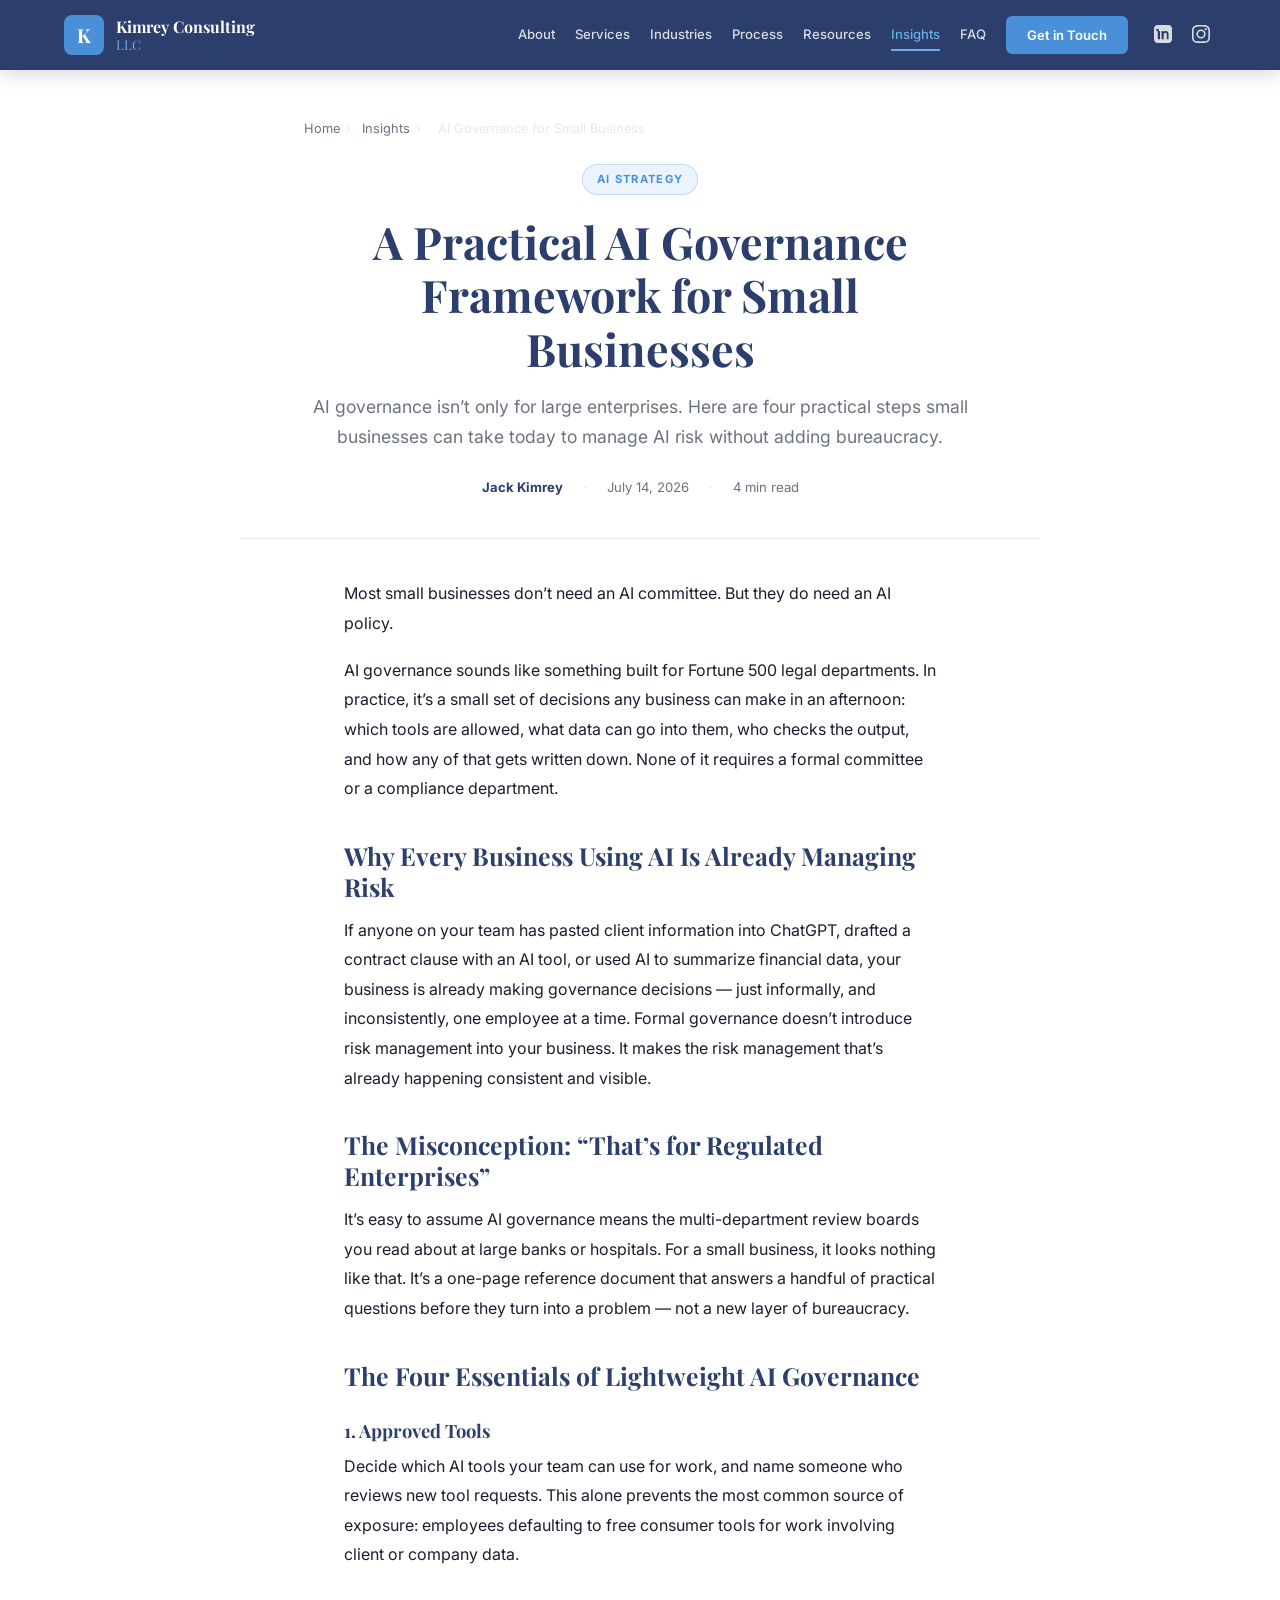
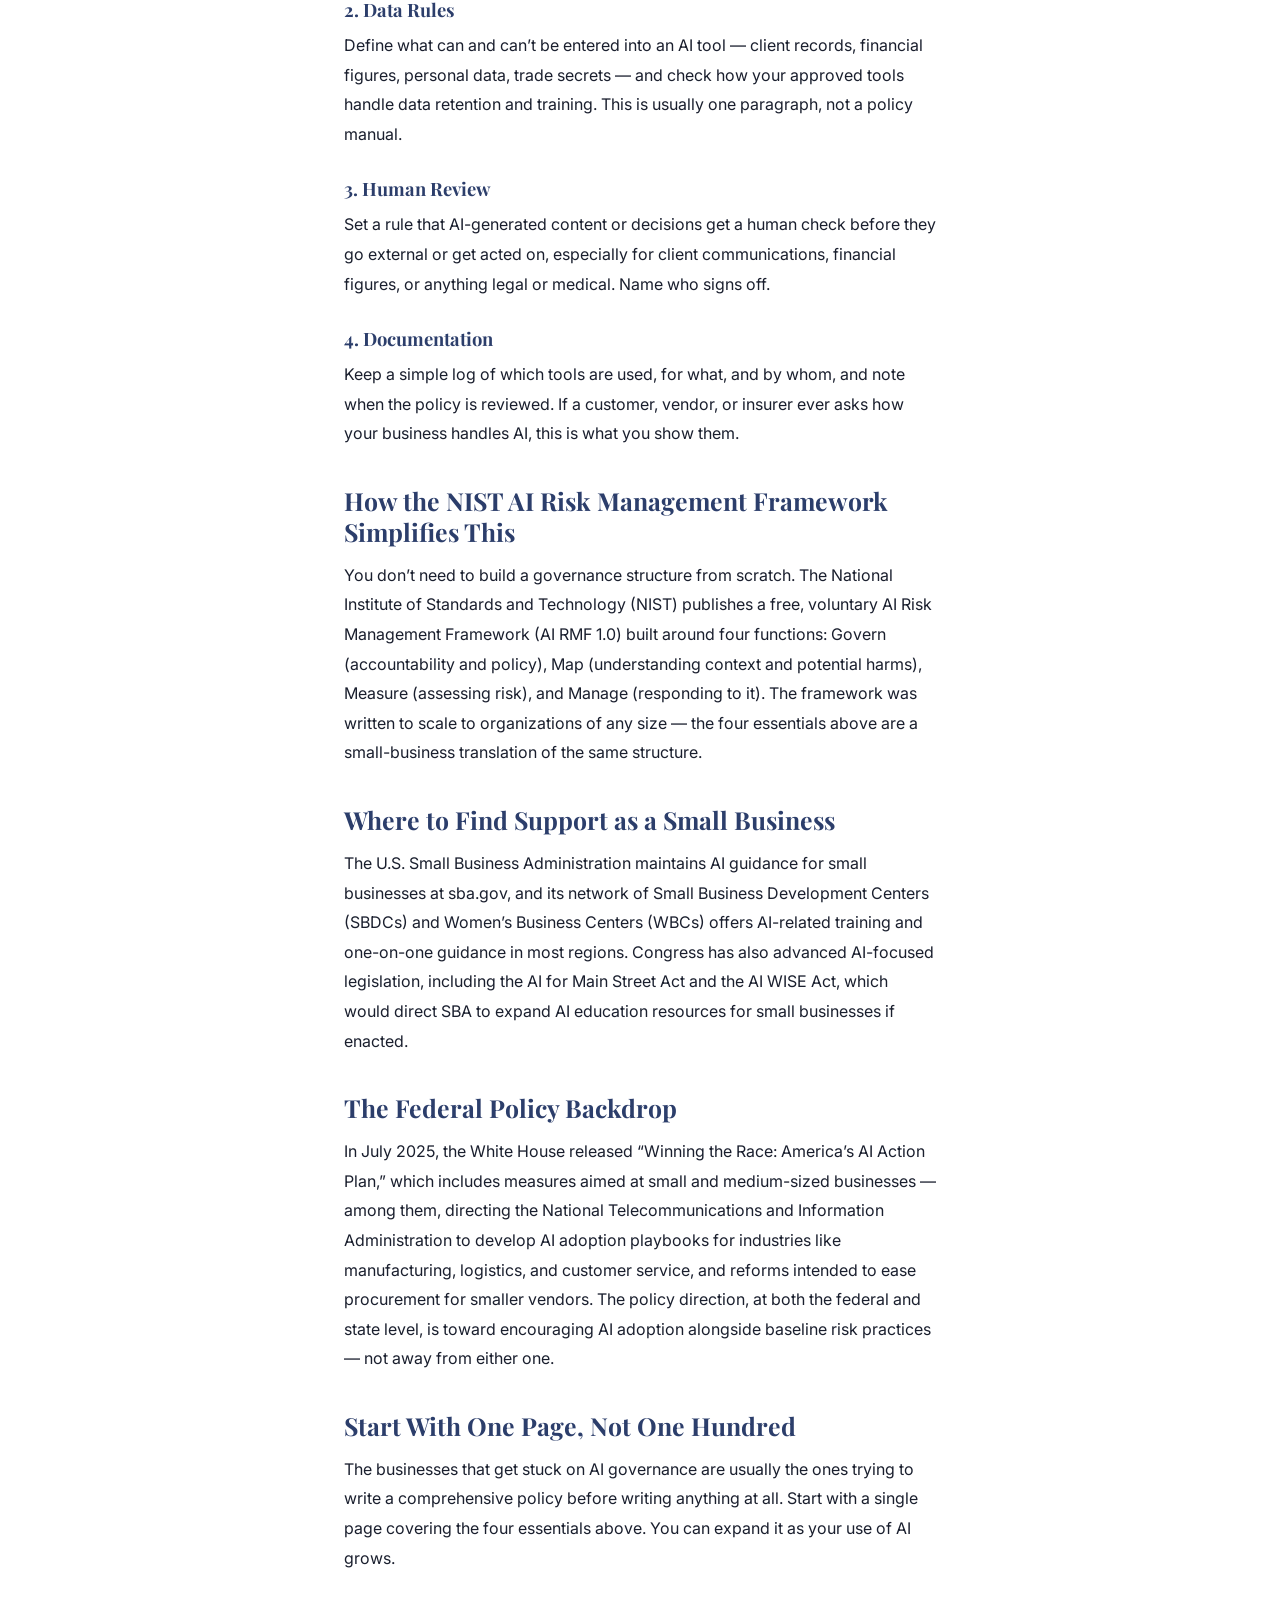
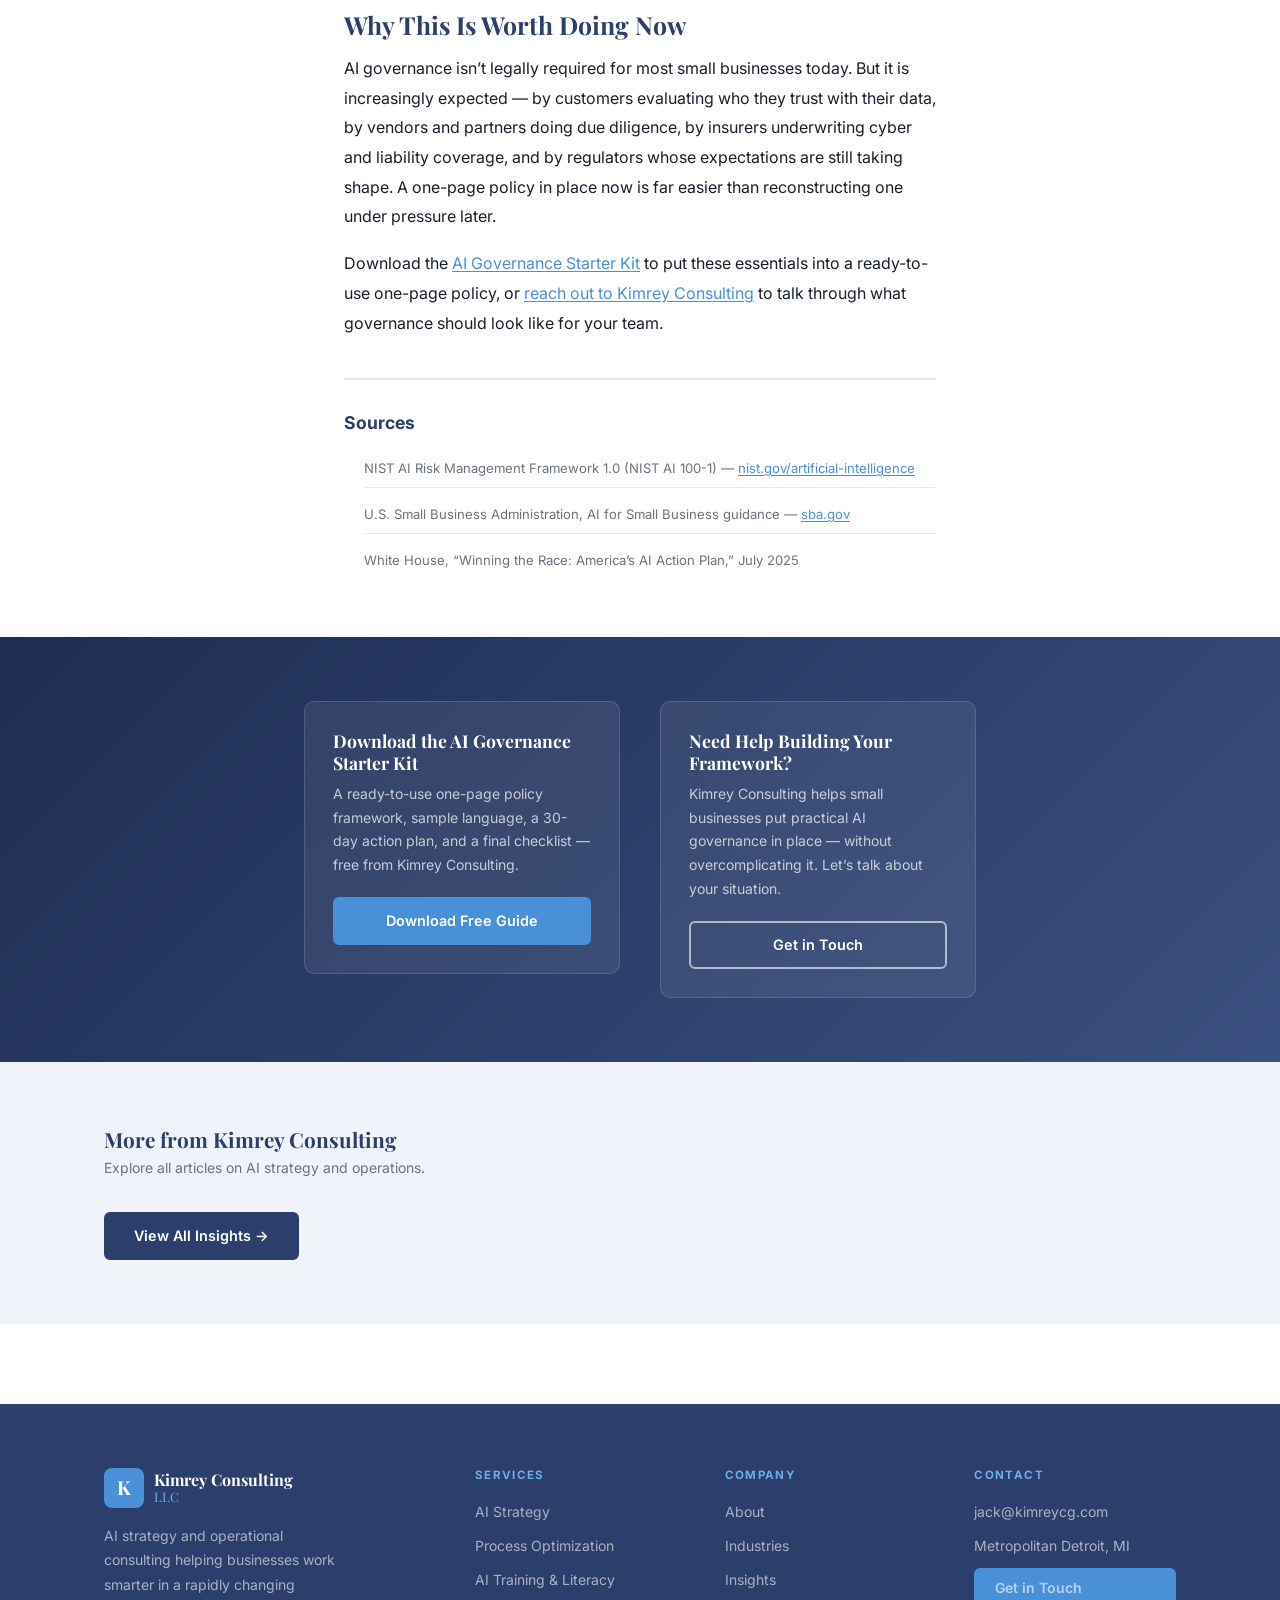
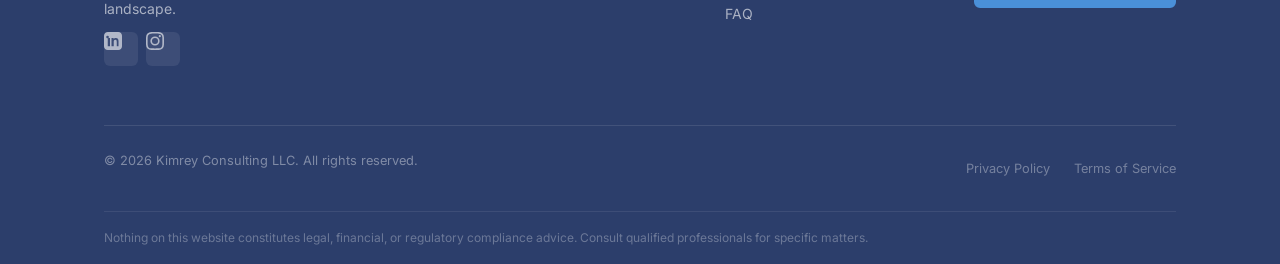
<file: blog/ai-governance-small-business.html>
<!DOCTYPE html>
<html lang="en">
<head>
<meta charset="UTF-8">
<meta name="viewport" content="width=device-width,initial-scale=1">
<title>A Practical AI Governance Framework for Small Businesses — Kimrey Consulting</title>
<meta name="description" content="AI governance isn't only for large enterprises. Here are four practical steps small businesses can take today to manage AI risk without adding bureaucracy.">
<link rel="canonical" href="https://kimreycg.com/blog/ai-governance-small-business.html">
<meta property="og:title" content="A Practical AI Governance Framework for Small Businesses — Kimrey Consulting">
<meta property="og:description" content="AI governance isn't only for large enterprises. Here are four practical steps small businesses can take today to manage AI risk without adding bureaucracy.">
<meta property="og:url" content="https://kimreycg.com/blog/ai-governance-small-business.html">
<meta property="og:type" content="website">
<meta name="robots" content="index,follow">
<link rel="preconnect" href="https://fonts.googleapis.com">
<link rel="preconnect" href="https://fonts.gstatic.com" crossorigin>
<link href="https://fonts.googleapis.com/css2?family=Inter:wght@400;500;600;700&family=Playfair+Display:wght@400;600;700&display=swap" rel="stylesheet">
<link rel="stylesheet" href="/assets/css/style.css">
<meta property="og:type" content="article">
<meta property="article:author" content="Jack Kimrey">
<meta property="article:published_time" content="2026-07-14">
</head>
<body>
<a href="#main-content" class="skip-link">Skip to main content</a>
<header class="site-header" role="banner">
<div class="nc">
  <a class="nb" href="/">
    <div class="lm">K</div>
    <div class="bt"><span class="bn">Kimrey Consulting</span><span class="bs">LLC</span></div>
  </a>
  <nav id="navLinks" class="nl" role="navigation" aria-label="Main navigation">
    <a href="/#about" class="">About</a>
    <a href="/#services" class="">Services</a>
    <a href="/#industries" class="">Industries</a>
    <a href="/#process" class="">Process</a>
    <a href="/#resources" class="">Resources</a>
    <a href="/insights.html" class="active">Insights</a>
    <a href="/#faq" class="">FAQ</a>
    <a href="/#contact" class="btn btn-b btn-sm">Get in Touch</a>
    <div class="ns" aria-label="Social links">
      <a href="https://www.linkedin.com/in/jackkimrey/" target="_blank" rel="noopener noreferrer" aria-label="LinkedIn"><svg viewBox="0 0 24 24" width="18" height="18" fill="currentColor"><path d="M19 0H5C2.24 0 0 2.24 0 5v14c0 2.76 2.24 5 5 5h14c2.76 0 5-2.24 5-5V5c0-2.76-2.24-5-5-5zM8 19H5V8h3v11zM6.5 6.73A1.77 1.77 0 114.73 4.96 1.77 1.77 0 016.5 6.73zM20 19h-3v-5.6c0-1.34-.03-3.06-1.86-3.06-1.87 0-2.16 1.46-2.16 2.97V19H10V8h2.88v1.5h.04c.4-.76 1.38-1.56 2.84-1.56 3.04 0 3.6 2 3.6 4.59V19z"/></svg></a>
      <a href="https://www.instagram.com/kimreycg/" target="_blank" rel="noopener noreferrer" aria-label="Instagram"><svg viewBox="0 0 24 24" width="18" height="18" fill="currentColor"><path d="M12 2.163c3.204 0 3.584.012 4.85.07 3.252.148 4.771 1.691 4.919 4.919.058 1.265.069 1.645.069 4.849 0 3.205-.012 3.584-.069 4.849-.149 3.225-1.664 4.771-4.919 4.919-1.266.058-1.644.07-4.85.07-3.204 0-3.584-.012-4.849-.07-3.26-.149-4.771-1.699-4.919-4.92-.058-1.265-.07-1.644-.07-4.849 0-3.204.013-3.583.07-4.849.149-3.227 1.664-4.771 4.919-4.919 1.266-.057 1.645-.069 4.849-.069zm0-2.163c-3.259 0-3.667.014-4.947.072-4.358.2-6.78 2.618-6.98 6.98-.059 1.281-.073 1.689-.073 4.948 0 3.259.014 3.668.072 4.948.2 4.358 2.618 6.78 6.98 6.98 1.281.058 1.689.072 4.948.072 3.259 0 3.668-.014 4.948-.072 4.354-.2 6.782-2.618 6.979-6.98.059-1.28.073-1.689.073-4.948 0-3.259-.014-3.667-.072-4.947-.196-4.354-2.617-6.78-6.979-6.98-1.281-.059-1.69-.073-4.949-.073zm0 5.838a6.162 6.162 0 100 12.324 6.162 6.162 0 000-12.324zm0 10.162a4 4 0 110-8 4 4 0 010 8zm6.406-11.845a1.44 1.44 0 100 2.881 1.44 1.44 0 000-2.881z"/></svg></a>
    </div>
  </nav>
  <button id="navToggle" class="nt" aria-expanded="false" aria-controls="navLinks" aria-label="Toggle navigation">
    <span></span><span></span><span></span>
  </button>
</div>
</header>
<main id="main-content" class="article-page">

<div style="max-width:800px;margin:0 auto;padding:0 5% 0;">
  <nav class="article-breadcrumb" aria-label="Breadcrumb">
    <a href="/">Home</a><span aria-hidden="true">›</span>
    <a href="/insights.html">Insights</a><span aria-hidden="true">›</span>
    <span aria-current="page">AI Governance for Small Business</span>
  </nav>
</div>

<header class="article-header">
  <span class="article-cat">AI Strategy</span>
  <h1>A Practical AI Governance Framework for Small Businesses</h1>
  <p class="article-excerpt">AI governance isn&rsquo;t only for large enterprises. Here are four practical steps small businesses can take today to manage AI risk without adding bureaucracy.</p>
  <div class="article-meta">
    <span><strong>Jack Kimrey</strong></span>
    <span class="article-meta-dot">·</span>
    <span>July 14, 2026</span>
    <span class="article-meta-dot">·</span>
    <span>4 min read</span>
  </div>
</header>

<div class="article-wrap">
<article class="article-body" aria-label="Article content">

<p>Most small businesses don&rsquo;t need an AI committee. But they do need an AI policy.</p>

<p>AI governance sounds like something built for Fortune 500 legal departments. In practice, it&rsquo;s a small set of decisions any business can make in an afternoon: which tools are allowed, what data can go into them, who checks the output, and how any of that gets written down. None of it requires a formal committee or a compliance department.</p>

<h2>Why Every Business Using AI Is Already Managing Risk</h2>
<p>If anyone on your team has pasted client information into ChatGPT, drafted a contract clause with an AI tool, or used AI to summarize financial data, your business is already making governance decisions &mdash; just informally, and inconsistently, one employee at a time. Formal governance doesn&rsquo;t introduce risk management into your business. It makes the risk management that&rsquo;s already happening consistent and visible.</p>

<h2>The Misconception: &ldquo;That&rsquo;s for Regulated Enterprises&rdquo;</h2>
<p>It&rsquo;s easy to assume AI governance means the multi-department review boards you read about at large banks or hospitals. For a small business, it looks nothing like that. It&rsquo;s a one-page reference document that answers a handful of practical questions before they turn into a problem &mdash; not a new layer of bureaucracy.</p>

<h2>The Four Essentials of Lightweight AI Governance</h2>

<h3>1. Approved Tools</h3>
<p>Decide which AI tools your team can use for work, and name someone who reviews new tool requests. This alone prevents the most common source of exposure: employees defaulting to free consumer tools for work involving client or company data.</p>

<h3>2. Data Rules</h3>
<p>Define what can and can&rsquo;t be entered into an AI tool &mdash; client records, financial figures, personal data, trade secrets &mdash; and check how your approved tools handle data retention and training. This is usually one paragraph, not a policy manual.</p>

<h3>3. Human Review</h3>
<p>Set a rule that AI-generated content or decisions get a human check before they go external or get acted on, especially for client communications, financial figures, or anything legal or medical. Name who signs off.</p>

<h3>4. Documentation</h3>
<p>Keep a simple log of which tools are used, for what, and by whom, and note when the policy is reviewed. If a customer, vendor, or insurer ever asks how your business handles AI, this is what you show them.</p>

<h2>How the NIST AI Risk Management Framework Simplifies This</h2>
<p>You don&rsquo;t need to build a governance structure from scratch. The National Institute of Standards and Technology (NIST) publishes a free, voluntary AI Risk Management Framework (AI RMF 1.0) built around four functions: Govern (accountability and policy), Map (understanding context and potential harms), Measure (assessing risk), and Manage (responding to it). The framework was written to scale to organizations of any size &mdash; the four essentials above are a small-business translation of the same structure.</p>

<h2>Where to Find Support as a Small Business</h2>
<p>The U.S. Small Business Administration maintains AI guidance for small businesses at sba.gov, and its network of Small Business Development Centers (SBDCs) and Women&rsquo;s Business Centers (WBCs) offers AI-related training and one-on-one guidance in most regions. Congress has also advanced AI-focused legislation, including the AI for Main Street Act and the AI WISE Act, which would direct SBA to expand AI education resources for small businesses if enacted.</p>

<h2>The Federal Policy Backdrop</h2>
<p>In July 2025, the White House released &ldquo;Winning the Race: America&rsquo;s AI Action Plan,&rdquo; which includes measures aimed at small and medium-sized businesses &mdash; among them, directing the National Telecommunications and Information Administration to develop AI adoption playbooks for industries like manufacturing, logistics, and customer service, and reforms intended to ease procurement for smaller vendors. The policy direction, at both the federal and state level, is toward encouraging AI adoption alongside baseline risk practices &mdash; not away from either one.</p>

<h2>Start With One Page, Not One Hundred</h2>
<p>The businesses that get stuck on AI governance are usually the ones trying to write a comprehensive policy before writing anything at all. Start with a single page covering the four essentials above. You can expand it as your use of AI grows.</p>

<h2>Why This Is Worth Doing Now</h2>
<p>AI governance isn&rsquo;t legally required for most small businesses today. But it is increasingly expected &mdash; by customers evaluating who they trust with their data, by vendors and partners doing due diligence, by insurers underwriting cyber and liability coverage, and by regulators whose expectations are still taking shape. A one-page policy in place now is far easier than reconstructing one under pressure later.</p>

<p>Download the <a href="/downloads/ai-governance-starter-kit.pdf">AI Governance Starter Kit</a> to put these essentials into a ready-to-use one-page policy, or <a href="/#contact">reach out to Kimrey Consulting</a> to talk through what governance should look like for your team.</p>

<div class="sources-section">
  <h2>Sources</h2>
  <ul class="sources-list">
    <li>NIST AI Risk Management Framework 1.0 (NIST AI 100-1) &mdash; <a href="https://www.nist.gov/artificial-intelligence" target="_blank" rel="noopener noreferrer">nist.gov/artificial-intelligence</a></li>
    <li>U.S. Small Business Administration, AI for Small Business guidance &mdash; <a href="https://www.sba.gov" target="_blank" rel="noopener noreferrer">sba.gov</a></li>
    <li>White House, &ldquo;Winning the Race: America&rsquo;s AI Action Plan,&rdquo; July 2025</li>
  </ul>
</div>

</article>
</div>

<section class="article-cta-band" aria-label="Post-article CTA">
  <div class="article-cta-inner">
    <div class="cta-card">
      <h3>Download the AI Governance Starter Kit</h3>
      <p>A ready-to-use one-page policy framework, sample language, a 30-day action plan, and a final checklist — free from Kimrey Consulting.</p>
      <a href="/downloads/ai-governance-starter-kit.pdf" download class="btn btn-b">Download Free Guide</a>
    </div>
    <div class="cta-card">
      <h3>Need Help Building Your Framework?</h3>
      <p>Kimrey Consulting helps small businesses put practical AI governance in place &mdash; without overcomplicating it. Let&rsquo;s talk about your situation.</p>
      <a href="/#contact" class="btn btn-wo">Get in Touch</a>
    </div>
  </div>
</section>

<section class="related-section" aria-label="More articles">
  <div class="con">
    <h2>More from Kimrey Consulting</h2>
    <p class="related-meta">Explore all articles on AI strategy and operations.</p>
    <a href="/insights.html" class="btn btn-p">View All Insights →</a>
  </div>
</section>

</main>
<footer class="site-footer" role="contentinfo">
<div class="con">
  <div class="fg">
    <div class="fc">
      <a class="nb" href="/" style="display:flex;gap:.6rem;align-items:center;text-decoration:none;margin-bottom:.5rem;">
        <div class="lm">K</div>
        <div class="bt"><span class="bn">Kimrey Consulting</span><span class="bs">LLC</span></div>
      </a>
      <p class="fbd">AI strategy and operational consulting helping businesses work smarter in a rapidly changing landscape.</p>
      <div class="fsoc">
        <a href="https://www.linkedin.com/in/jackkimrey/" target="_blank" rel="noopener noreferrer" aria-label="LinkedIn"><svg viewBox="0 0 24 24" width="18" height="18" fill="currentColor"><path d="M19 0H5C2.24 0 0 2.24 0 5v14c0 2.76 2.24 5 5 5h14c2.76 0 5-2.24 5-5V5c0-2.76-2.24-5-5-5zM8 19H5V8h3v11zM6.5 6.73A1.77 1.77 0 114.73 4.96 1.77 1.77 0 016.5 6.73zM20 19h-3v-5.6c0-1.34-.03-3.06-1.86-3.06-1.87 0-2.16 1.46-2.16 2.97V19H10V8h2.88v1.5h.04c.4-.76 1.38-1.56 2.84-1.56 3.04 0 3.6 2 3.6 4.59V19z"/></svg></a>
        <a href="https://www.instagram.com/kimreycg/" target="_blank" rel="noopener noreferrer" aria-label="Instagram"><svg viewBox="0 0 24 24" width="18" height="18" fill="currentColor"><path d="M12 2.163c3.204 0 3.584.012 4.85.07 3.252.148 4.771 1.691 4.919 4.919.058 1.265.069 1.645.069 4.849 0 3.205-.012 3.584-.069 4.849-.149 3.225-1.664 4.771-4.919 4.919-1.266.058-1.644.07-4.85.07-3.204 0-3.584-.012-4.849-.07-3.26-.149-4.771-1.699-4.919-4.92-.058-1.265-.07-1.644-.07-4.849 0-3.204.013-3.583.07-4.849.149-3.227 1.664-4.771 4.919-4.919 1.266-.057 1.645-.069 4.849-.069zm0-2.163c-3.259 0-3.667.014-4.947.072-4.358.2-6.78 2.618-6.98 6.98-.059 1.281-.073 1.689-.073 4.948 0 3.259.014 3.668.072 4.948.2 4.358 2.618 6.78 6.98 6.98 1.281.058 1.689.072 4.948.072 3.259 0 3.668-.014 4.948-.072 4.354-.2 6.782-2.618 6.979-6.98.059-1.28.073-1.689.073-4.948 0-3.259-.014-3.667-.072-4.947-.196-4.354-2.617-6.78-6.979-6.98-1.281-.059-1.69-.073-4.949-.073zm0 5.838a6.162 6.162 0 100 12.324 6.162 6.162 0 000-12.324zm0 10.162a4 4 0 110-8 4 4 0 010 8zm6.406-11.845a1.44 1.44 0 100 2.881 1.44 1.44 0 000-2.881z"/></svg></a>
      </div>
    </div>
    <div class="fc">
      <h5>Services</h5>
      <a href="/#services">AI Strategy</a>
      <a href="/#services">Process Optimization</a>
      <a href="/#services">AI Training & Literacy</a>
    </div>
    <div class="fc">
      <h5>Company</h5>
      <a href="/#about">About</a>
      <a href="/#industries">Industries</a>
      <a href="/insights.html">Insights</a>
      <a href="/#faq">FAQ</a>
    </div>
    <div class="fc">
      <h5>Contact</h5>
      <a href="mailto:jack@kimreycg.com">jack@kimreycg.com</a>
      <p>Metropolitan Detroit, MI</p>
      <a href="/#contact" class="btn btn-b btn-sm" style="margin-top:.625rem;">Get in Touch</a>
    </div>
  </div>
  <div class="fb">
    <p>&copy; 2026 Kimrey Consulting LLC. All rights reserved.</p>
    <div class="fl">
      <a href="/privacy.html">Privacy Policy</a>
      <a href="/terms.html">Terms of Service</a>
    </div>
  </div>
  <div class="fd">
    <p>Nothing on this website constitutes legal, financial, or regulatory compliance advice. Consult qualified professionals for specific matters.</p>
  </div>
</div>
</footer>
<script src="/assets/js/main.js"></script>
</html>
</file>
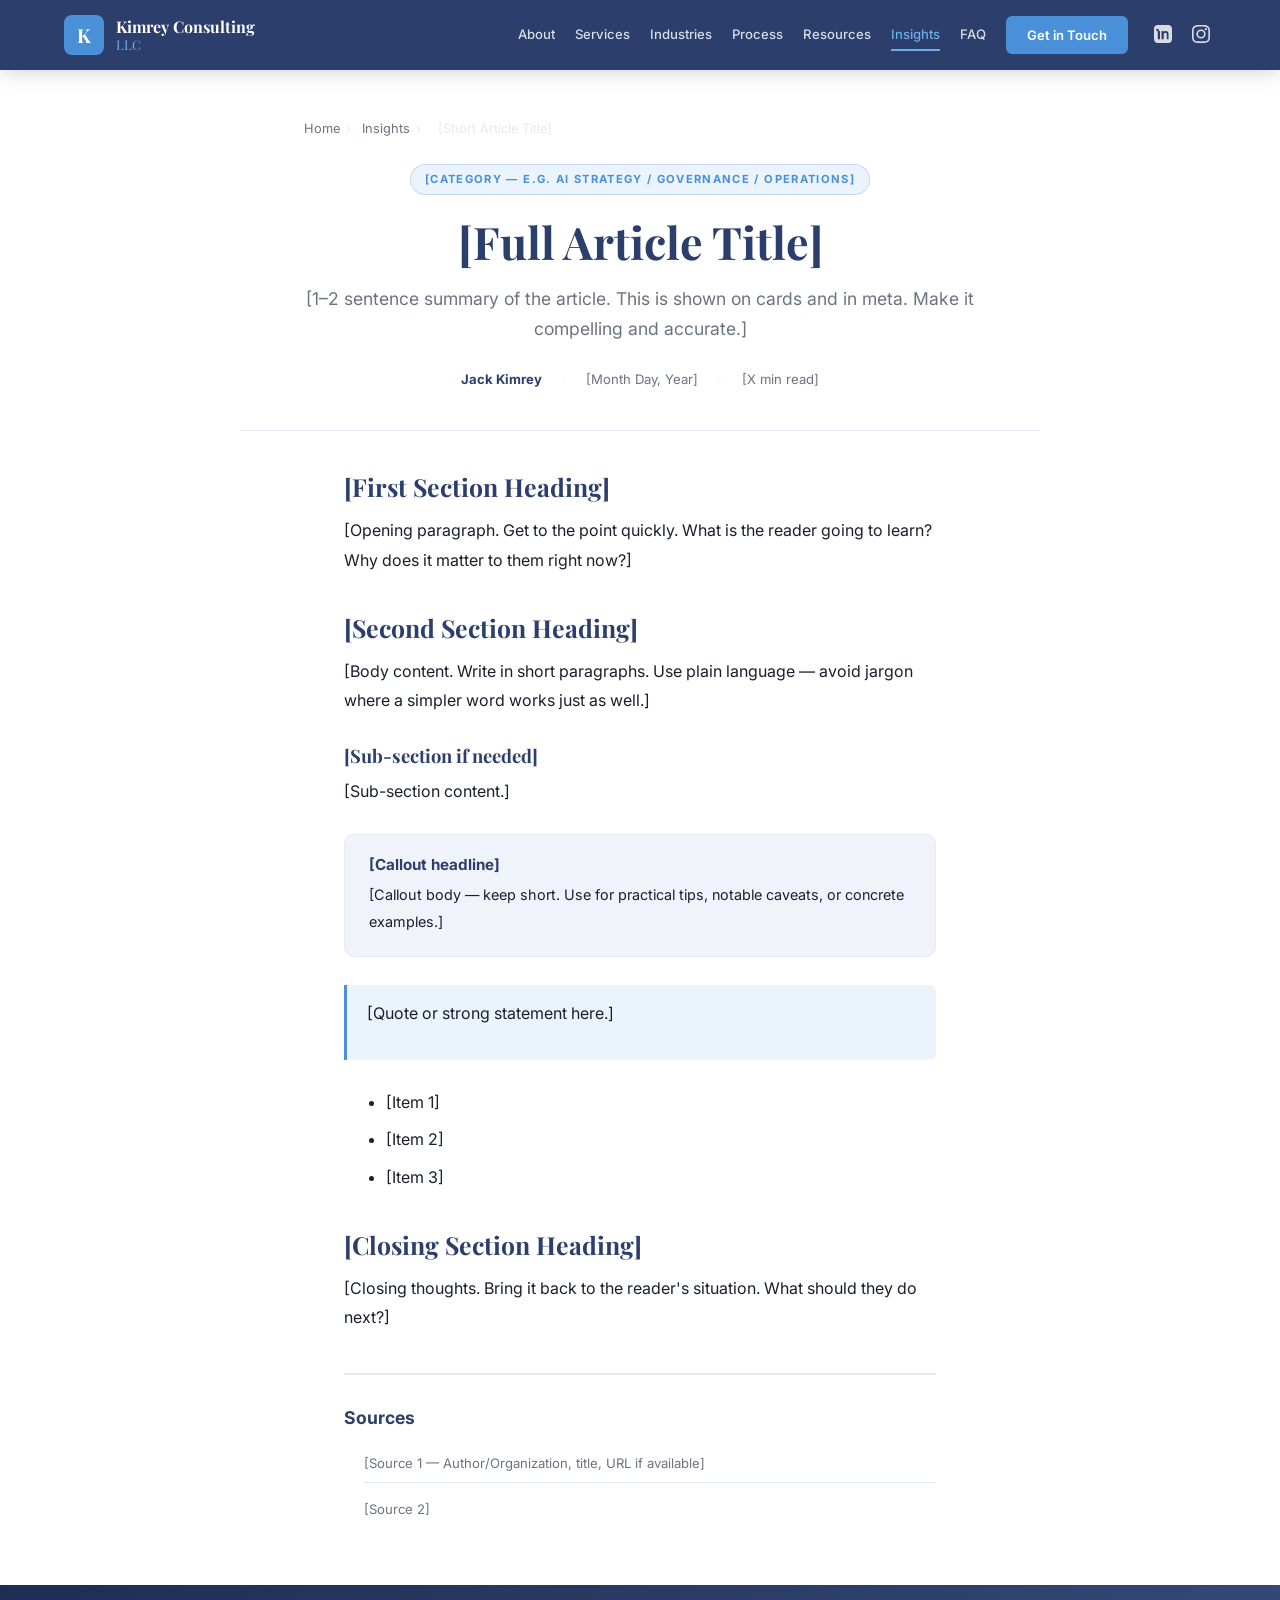
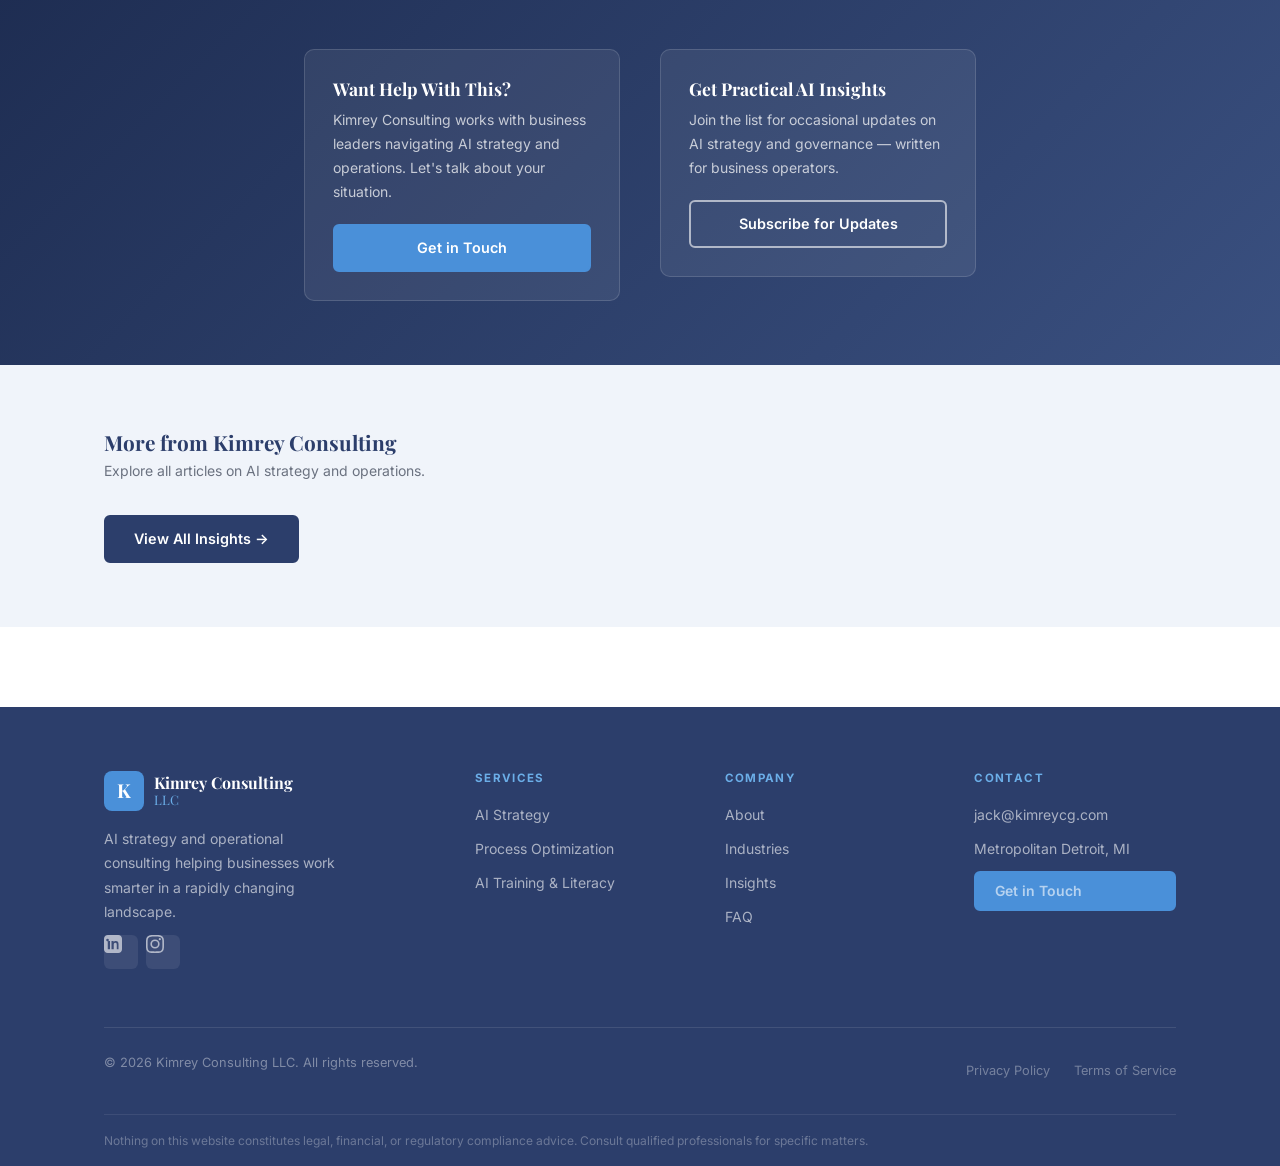
<file: blog/article-template.html>
<!DOCTYPE html>
<html lang="en">
<head>
<meta charset="UTF-8">
<meta name="viewport" content="width=device-width,initial-scale=1">
<title>[Article Title] — Kimrey Consulting</title>
<meta name="description" content="[Meta description — 150-160 chars, includes primary keyword and value proposition]">
<link rel="canonical" href="https://kimreycg.com/blog/article-slug-here.html">
<meta property="og:title" content="[Article Title] — Kimrey Consulting">
<meta property="og:description" content="[Meta description — 150-160 chars, includes primary keyword and value proposition]">
<meta property="og:url" content="https://kimreycg.com/blog/article-slug-here.html">
<meta property="og:type" content="website">
<meta name="robots" content="index,follow">
<link rel="preconnect" href="https://fonts.googleapis.com">
<link rel="preconnect" href="https://fonts.gstatic.com" crossorigin>
<link href="https://fonts.googleapis.com/css2?family=Inter:wght@400;500;600;700&family=Playfair+Display:wght@400;600;700&display=swap" rel="stylesheet">
<link rel="stylesheet" href="/assets/css/style.css">
<meta property="og:type" content="article">
<meta property="article:author" content="Jack Kimrey">
<meta property="article:published_time" content="YYYY-MM-DD">
</head>
<body>
<a href="#main-content" class="skip-link">Skip to main content</a>
<header class="site-header" role="banner">
<div class="nc">
  <a class="nb" href="/">
    <div class="lm">K</div>
    <div class="bt"><span class="bn">Kimrey Consulting</span><span class="bs">LLC</span></div>
  </a>
  <nav id="navLinks" class="nl" role="navigation" aria-label="Main navigation">
    <a href="/#about" class="">About</a>
    <a href="/#services" class="">Services</a>
    <a href="/#industries" class="">Industries</a>
    <a href="/#process" class="">Process</a>
    <a href="/#resources" class="">Resources</a>
    <a href="/insights.html" class="active">Insights</a>
    <a href="/#faq" class="">FAQ</a>
    <a href="/#contact" class="btn btn-b btn-sm">Get in Touch</a>
    <div class="ns" aria-label="Social links">
      <a href="https://www.linkedin.com/in/jackkimrey/" target="_blank" rel="noopener noreferrer" aria-label="LinkedIn"><svg viewBox="0 0 24 24" width="18" height="18" fill="currentColor"><path d="M19 0H5C2.24 0 0 2.24 0 5v14c0 2.76 2.24 5 5 5h14c2.76 0 5-2.24 5-5V5c0-2.76-2.24-5-5-5zM8 19H5V8h3v11zM6.5 6.73A1.77 1.77 0 114.73 4.96 1.77 1.77 0 016.5 6.73zM20 19h-3v-5.6c0-1.34-.03-3.06-1.86-3.06-1.87 0-2.16 1.46-2.16 2.97V19H10V8h2.88v1.5h.04c.4-.76 1.38-1.56 2.84-1.56 3.04 0 3.6 2 3.6 4.59V19z"/></svg></a>
      <a href="https://www.instagram.com/kimreycg/" target="_blank" rel="noopener noreferrer" aria-label="Instagram"><svg viewBox="0 0 24 24" width="18" height="18" fill="currentColor"><path d="M12 2.163c3.204 0 3.584.012 4.85.07 3.252.148 4.771 1.691 4.919 4.919.058 1.265.069 1.645.069 4.849 0 3.205-.012 3.584-.069 4.849-.149 3.225-1.664 4.771-4.919 4.919-1.266.058-1.644.07-4.85.07-3.204 0-3.584-.012-4.849-.07-3.26-.149-4.771-1.699-4.919-4.92-.058-1.265-.07-1.644-.07-4.849 0-3.204.013-3.583.07-4.849.149-3.227 1.664-4.771 4.919-4.919 1.266-.057 1.645-.069 4.849-.069zm0-2.163c-3.259 0-3.667.014-4.947.072-4.358.2-6.78 2.618-6.98 6.98-.059 1.281-.073 1.689-.073 4.948 0 3.259.014 3.668.072 4.948.2 4.358 2.618 6.78 6.98 6.98 1.281.058 1.689.072 4.948.072 3.259 0 3.668-.014 4.948-.072 4.354-.2 6.782-2.618 6.979-6.98.059-1.28.073-1.689.073-4.948 0-3.259-.014-3.667-.072-4.947-.196-4.354-2.617-6.78-6.979-6.98-1.281-.059-1.69-.073-4.949-.073zm0 5.838a6.162 6.162 0 100 12.324 6.162 6.162 0 000-12.324zm0 10.162a4 4 0 110-8 4 4 0 010 8zm6.406-11.845a1.44 1.44 0 100 2.881 1.44 1.44 0 000-2.881z"/></svg></a>
    </div>
  </nav>
  <button id="navToggle" class="nt" aria-expanded="false" aria-controls="navLinks" aria-label="Toggle navigation">
    <span></span><span></span><span></span>
  </button>
</div>
</header>
<!--
  KIMREY CONSULTING — ARTICLE TEMPLATE
  =====================================
  HOW TO USE:
  1. Copy this file to: blog/your-article-slug.html
  2. Update the <title>, meta description, canonical URL, and og:published_time in <head>
  3. Add the new article to posts.json (slug, title, excerpt, category, date, readTime)
  4. Replace all [placeholder] content below with your article content
  5. Commit both files to GitHub — Netlify deploys automatically

  CONTENT CONSTRAINTS:
  - Do not invent clients, testimonials, or case studies
  - Do not claim certifications, awards, or partnerships not yet held
  - Resources/downloads should be marked "Coming Soon" until live
  - This is consulting commentary, not legal or compliance advice
-->
<main id="main-content" class="article-page">

<div style="max-width:800px;margin:0 auto;padding:0 5% 0;">
  <nav class="article-breadcrumb" aria-label="Breadcrumb">
    <a href="/">Home</a><span aria-hidden="true">›</span>
    <a href="/insights.html">Insights</a><span aria-hidden="true">›</span>
    <span aria-current="page">[Short Article Title]</span>
  </nav>
</div>

<header class="article-header">
  <span class="article-cat">[Category — e.g. AI Strategy / Governance / Operations]</span>
  <h1>[Full Article Title]</h1>
  <p class="article-excerpt">[1–2 sentence summary of the article. This is shown on cards and in meta. Make it compelling and accurate.]</p>
  <div class="article-meta">
    <span><strong>Jack Kimrey</strong></span>
    <span class="article-meta-dot">·</span>
    <span>[Month Day, Year]</span>
    <span class="article-meta-dot">·</span>
    <span>[X min read]</span>
  </div>
</header>

<div class="article-wrap">
<article class="article-body" aria-label="Article content">

<h2>[First Section Heading]</h2>
<p>[Opening paragraph. Get to the point quickly. What is the reader going to learn? Why does it matter to them right now?]</p>

<h2>[Second Section Heading]</h2>
<p>[Body content. Write in short paragraphs. Use plain language — avoid jargon where a simpler word works just as well.]</p>

<h3>[Sub-section if needed]</h3>
<p>[Sub-section content.]</p>

<!-- CALLOUT BOX — use for key takeaways, examples, or action items -->
<div class="callout">
  <h4>[Callout headline]</h4>
  <p>[Callout body — keep short. Use for practical tips, notable caveats, or concrete examples.]</p>
</div>

<!-- BLOCKQUOTE — use for cited quotes or strong standalone statements -->
<blockquote>
  <p>[Quote or strong statement here.]</p>
</blockquote>

<!-- BULLETED LIST -->
<ul>
  <li>[Item 1]</li>
  <li>[Item 2]</li>
  <li>[Item 3]</li>
</ul>

<h2>[Closing Section Heading]</h2>
<p>[Closing thoughts. Bring it back to the reader's situation. What should they do next?]</p>

<!-- SOURCES — always cite factual claims -->
<div class="sources-section">
  <h2>Sources</h2>
  <ul class="sources-list">
    <li>[Source 1 — Author/Organization, title, URL if available]</li>
    <li>[Source 2]</li>
  </ul>
</div>

</article>
</div>

<section class="article-cta-band" aria-label="Post-article CTA">
  <div class="article-cta-inner">
    <div class="cta-card">
      <h3>Want Help With This?</h3>
      <p>Kimrey Consulting works with business leaders navigating AI strategy and operations. Let's talk about your situation.</p>
      <a href="/#contact" class="btn btn-b">Get in Touch</a>
    </div>
    <div class="cta-card">
      <h3>Get Practical AI Insights</h3>
      <p>Join the list for occasional updates on AI strategy and governance — written for business operators.</p>
      <a href="/#resources" class="btn btn-wo">Subscribe for Updates</a>
    </div>
  </div>
</section>

<section class="related-section" aria-label="More articles">
  <div class="con">
    <h2>More from Kimrey Consulting</h2>
    <p class="related-meta">Explore all articles on AI strategy and operations.</p>
    <a href="/insights.html" class="btn btn-p">View All Insights →</a>
  </div>
</section>

</main>
<footer class="site-footer" role="contentinfo">
<div class="con">
  <div class="fg">
    <div class="fc">
      <a class="nb" href="/" style="display:flex;gap:.6rem;align-items:center;text-decoration:none;margin-bottom:.5rem;">
        <div class="lm">K</div>
        <div class="bt"><span class="bn">Kimrey Consulting</span><span class="bs">LLC</span></div>
      </a>
      <p class="fbd">AI strategy and operational consulting helping businesses work smarter in a rapidly changing landscape.</p>
      <div class="fsoc">
        <a href="https://www.linkedin.com/in/jackkimrey/" target="_blank" rel="noopener noreferrer" aria-label="LinkedIn"><svg viewBox="0 0 24 24" width="18" height="18" fill="currentColor"><path d="M19 0H5C2.24 0 0 2.24 0 5v14c0 2.76 2.24 5 5 5h14c2.76 0 5-2.24 5-5V5c0-2.76-2.24-5-5-5zM8 19H5V8h3v11zM6.5 6.73A1.77 1.77 0 114.73 4.96 1.77 1.77 0 016.5 6.73zM20 19h-3v-5.6c0-1.34-.03-3.06-1.86-3.06-1.87 0-2.16 1.46-2.16 2.97V19H10V8h2.88v1.5h.04c.4-.76 1.38-1.56 2.84-1.56 3.04 0 3.6 2 3.6 4.59V19z"/></svg></a>
        <a href="https://www.instagram.com/kimreycg/" target="_blank" rel="noopener noreferrer" aria-label="Instagram"><svg viewBox="0 0 24 24" width="18" height="18" fill="currentColor"><path d="M12 2.163c3.204 0 3.584.012 4.85.07 3.252.148 4.771 1.691 4.919 4.919.058 1.265.069 1.645.069 4.849 0 3.205-.012 3.584-.069 4.849-.149 3.225-1.664 4.771-4.919 4.919-1.266.058-1.644.07-4.85.07-3.204 0-3.584-.012-4.849-.07-3.26-.149-4.771-1.699-4.919-4.92-.058-1.265-.07-1.644-.07-4.849 0-3.204.013-3.583.07-4.849.149-3.227 1.664-4.771 4.919-4.919 1.266-.057 1.645-.069 4.849-.069zm0-2.163c-3.259 0-3.667.014-4.947.072-4.358.2-6.78 2.618-6.98 6.98-.059 1.281-.073 1.689-.073 4.948 0 3.259.014 3.668.072 4.948.2 4.358 2.618 6.78 6.98 6.98 1.281.058 1.689.072 4.948.072 3.259 0 3.668-.014 4.948-.072 4.354-.2 6.782-2.618 6.979-6.98.059-1.28.073-1.689.073-4.948 0-3.259-.014-3.667-.072-4.947-.196-4.354-2.617-6.78-6.979-6.98-1.281-.059-1.69-.073-4.949-.073zm0 5.838a6.162 6.162 0 100 12.324 6.162 6.162 0 000-12.324zm0 10.162a4 4 0 110-8 4 4 0 010 8zm6.406-11.845a1.44 1.44 0 100 2.881 1.44 1.44 0 000-2.881z"/></svg></a>
      </div>
    </div>
    <div class="fc">
      <h5>Services</h5>
      <a href="/#services">AI Strategy</a>
      <a href="/#services">Process Optimization</a>
      <a href="/#services">AI Training & Literacy</a>
    </div>
    <div class="fc">
      <h5>Company</h5>
      <a href="/#about">About</a>
      <a href="/#industries">Industries</a>
      <a href="/insights.html">Insights</a>
      <a href="/#faq">FAQ</a>
    </div>
    <div class="fc">
      <h5>Contact</h5>
      <a href="mailto:jack@kimreycg.com">jack@kimreycg.com</a>
      <p>Metropolitan Detroit, MI</p>
      <a href="/#contact" class="btn btn-b btn-sm" style="margin-top:.625rem;">Get in Touch</a>
    </div>
  </div>
  <div class="fb">
    <p>&copy; 2026 Kimrey Consulting LLC. All rights reserved.</p>
    <div class="fl">
      <a href="/privacy.html">Privacy Policy</a>
      <a href="/terms.html">Terms of Service</a>
    </div>
  </div>
  <div class="fd">
    <p>Nothing on this website constitutes legal, financial, or regulatory compliance advice. Consult qualified professionals for specific matters.</p>
  </div>
</div>
</footer>
<script src="/assets/js/main.js"></script>
</html>
</file>
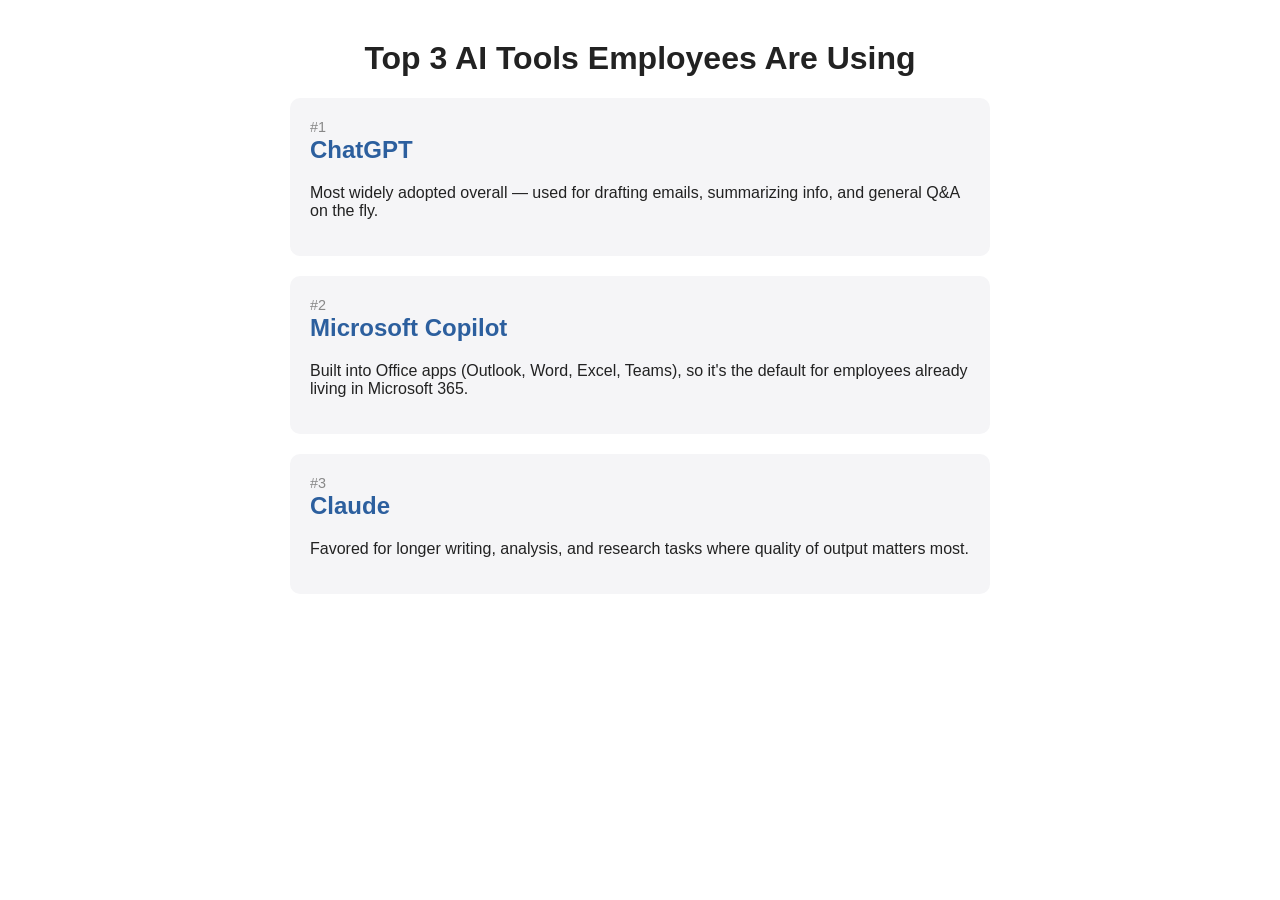
<file: blog/top3-ai-tools.html>
<!DOCTYPE html>
<html lang="en">
<head>
<meta charset="UTF-8">
<title>Top 3 AI Tools Employees Are Using</title>
<style>
  body { font-family: Arial, sans-serif; max-width: 700px; margin: 40px auto; padding: 0 20px; color: #222; }
  h1 { text-align: center; }
  .tool { background: #f5f5f7; border-radius: 10px; padding: 20px; margin: 20px 0; }
  .tool h2 { margin-top: 0; color: #2c5f9e; }
  .rank { font-size: 0.9em; color: #888; }
</style>
</head>
<body>
  <h1>Top 3 AI Tools Employees Are Using</h1>

  <div class="tool">
    <span class="rank">#1</span>
    <h2>ChatGPT</h2>
    <p>Most widely adopted overall — used for drafting emails, summarizing info, and general Q&A on the fly.</p>
  </div>

  <div class="tool">
    <span class="rank">#2</span>
    <h2>Microsoft Copilot</h2>
    <p>Built into Office apps (Outlook, Word, Excel, Teams), so it's the default for employees already living in Microsoft 365.</p>
  </div>

  <div class="tool">
    <span class="rank">#3</span>
    <h2>Claude</h2>
    <p>Favored for longer writing, analysis, and research tasks where quality of output matters most.</p>
  </div>
</body>
</html>
</file>
<file: assets/css/style.css>
/* Kimrey Consulting — style.css */
*,*::before,*::after{box-sizing:border-box;margin:0;padding:0}
:root{
  --navy:#2C3E6B;--navy-dk:#1E2D52;--navy-lt:#3A5080;
  --blue:#4A90D9;--blue-lt:#6BAEE8;--blue-bg:#EBF4FC;
  --cream:#F0F4FA;--cream-dk:#E5EBF4;
  --text:#1A1F2E;--muted:#6B7280;--border:#E5E9F0;
  --fs:'Playfair Display',Georgia,serif;
  --fn:'Inter',-apple-system,BlinkMacSystemFont,sans-serif;
  --r:10px;--rsm:6px;--sh:0 4px 20px rgba(44,62,107,.1);
  --shlg:0 8px 40px rgba(44,62,107,.14);--nh:70px;--tr:.2s ease
}
html{scroll-behavior:smooth;font-size:16px}
body{font-family:var(--fn);color:var(--text);background:#fff;line-height:1.7;-webkit-font-smoothing:antialiased}
h1,h2,h3,h4,h5,h6{font-family:var(--fs);line-height:1.25;color:var(--navy)}
p{margin-bottom:1rem}p:last-child{margin-bottom:0}
a{color:var(--blue);text-decoration:none;transition:color var(--tr)}a:hover{color:var(--blue-lt)}
img{display:block;max-width:100%;height:auto}
ul,ol{padding-left:1.4rem}li{margin-bottom:.35rem}
.skip-link{position:absolute;top:-100px;left:1rem;z-index:10000;background:var(--navy);color:#fff;padding:.6rem 1.2rem;border-radius:var(--rsm);font-size:.875rem;font-weight:600;transition:top .2s}
.skip-link:focus{top:1rem}
.con{max-width:1200px;margin:0 auto;padding:0 5%}
.ps{padding:80px 0}
.tag{display:inline-block;font-size:.72rem;font-weight:600;letter-spacing:.12em;text-transform:uppercase;color:var(--blue);margin-bottom:.75rem}
.st{font-size:clamp(1.8rem,3.5vw,2.6rem);margin-bottom:1rem}
.ss{color:var(--muted);font-size:1.05rem;max-width:600px;margin-bottom:2.5rem}
.al{width:48px;height:3px;background:var(--blue);border-radius:2px;margin:1rem 0 1.75rem}
.al.c{margin-left:auto;margin-right:auto}
.btn{display:inline-flex;align-items:center;gap:.4rem;padding:.75rem 1.75rem;border-radius:var(--rsm);font-family:var(--fn);font-size:.9rem;font-weight:600;cursor:pointer;border:2px solid transparent;transition:all var(--tr);line-height:1.4;text-decoration:none}
.btn:focus-visible{outline:3px solid var(--blue-lt);outline-offset:3px}
.btn-p{background:var(--navy);color:#fff;border-color:var(--navy)}.btn-p:hover{background:var(--navy-lt);border-color:var(--navy-lt);color:#fff}
.btn-b{background:var(--blue);color:#fff;border-color:var(--blue)}.btn-b:hover{background:var(--blue-lt);border-color:var(--blue-lt);color:#fff}
.btn-o{background:transparent;color:var(--navy);border-color:var(--navy)}.btn-o:hover{background:var(--navy);color:#fff}
.btn-wo{background:transparent;color:#fff;border-color:rgba(255,255,255,.6)}.btn-wo:hover{background:rgba(255,255,255,.12);border-color:#fff}
.btn-lg{padding:1rem 2.25rem;font-size:.975rem}.btn-sm{padding:.5rem 1.2rem;font-size:.82rem}
.bg{display:flex;gap:.875rem;flex-wrap:wrap}
/* Nav */
.site-header{position:fixed;top:0;left:0;right:0;z-index:999;height:var(--nh);background:var(--navy);box-shadow:0 2px 20px rgba(0,0,0,.18)}
.nc{display:flex;align-items:center;justify-content:space-between;height:100%;padding:0 5%;max-width:1340px;margin:0 auto}
.nb{display:flex;align-items:center;gap:.75rem;text-decoration:none;flex-shrink:0}
.lm{width:40px;height:40px;background:var(--blue);border-radius:8px;display:flex;align-items:center;justify-content:center;font-family:var(--fs);font-size:1.2rem;font-weight:700;color:#fff;flex-shrink:0}
.bt{display:flex;flex-direction:column;line-height:1.15}
.bn{font-family:var(--fs);font-size:1rem;font-weight:700;color:#fff}
.bs{font-family:var(--fs);font-size:.82rem;color:var(--blue-lt)}
.nl{display:flex;align-items:center;gap:1.25rem}
.nl a:not(.btn){color:rgba(255,255,255,.82);font-size:.82rem;font-weight:500;padding:.25rem 0;border-bottom:2px solid transparent;transition:color var(--tr),border-color var(--tr)}
.nl a:not(.btn):hover,.nl a:not(.btn).active{color:var(--blue-lt);border-bottom-color:var(--blue-lt)}
.ns{display:flex;align-items:center;gap:.5rem}
.ns a{display:flex;align-items:center;justify-content:center;width:30px;height:30px;border-radius:6px;color:rgba(255,255,255,.7);transition:all var(--tr)}
.ns a:hover{color:#fff;background:rgba(255,255,255,.1)}
.nt{display:none;flex-direction:column;gap:5px;cursor:pointer;padding:6px;background:none;border:none;border-radius:4px}
.nt span{display:block;width:22px;height:2px;background:#fff;border-radius:2px;transition:transform .28s,opacity .28s}
.nt[aria-expanded=true] span:nth-child(1){transform:translateY(7px) rotate(45deg)}
.nt[aria-expanded=true] span:nth-child(2){opacity:0}
.nt[aria-expanded=true] span:nth-child(3){transform:translateY(-7px) rotate(-45deg)}
/* Footer */
.site-footer{background:var(--navy);color:rgba(255,255,255,.7);padding:64px 0 0}
.fg{display:grid;grid-template-columns:1.6fr 1fr 1fr 1fr;gap:3rem;padding-bottom:3rem;border-bottom:1px solid rgba(255,255,255,.1)}
.fbd{font-size:.875rem;line-height:1.75;margin:1rem 0 1.25rem;max-width:240px;color:rgba(255,255,255,.62)}
.fsoc{display:flex;gap:.5rem}
.fsoc a{display:flex;align-items:center;justify-content:center;width:34px;height:34px;background:rgba(255,255,255,.08);border-radius:6px;color:rgba(255,255,255,.7);transition:all var(--tr)}
.fsoc a:hover{background:var(--blue);color:#fff}
.fc h5{color:var(--blue-lt);font-family:var(--fn);font-size:.72rem;font-weight:700;letter-spacing:.12em;text-transform:uppercase;margin-bottom:1.1rem}
.fc a,.fc p{display:block;font-size:.875rem;color:rgba(255,255,255,.6);margin-bottom:.65rem;transition:color var(--tr)}
.fc a:hover{color:var(--blue-lt)}
.fb{display:flex;justify-content:space-between;align-items:center;padding:1.5rem 0;flex-wrap:wrap;gap:.75rem}
.fb p{font-size:.8rem;color:rgba(255,255,255,.4)}
.fl{display:flex;gap:1.5rem}.fl a{font-size:.8rem;color:rgba(255,255,255,.35)}.fl a:hover{color:var(--blue-lt)}
.fd{border-top:1px solid rgba(255,255,255,.08);padding:1rem 0;font-size:.75rem;color:rgba(255,255,255,.3);line-height:1.6}
/* Cards */
.icg{display:grid;grid-template-columns:repeat(auto-fill,minmax(300px,1fr));gap:1.25rem}
.ic{background:#fff;border:1.5px solid var(--border);border-radius:var(--r);padding:1.75rem;display:flex;flex-direction:column;transition:box-shadow var(--tr),transform var(--tr)}
.ic:hover{box-shadow:var(--sh);transform:translateY(-2px)}
.ic-cat{font-size:.7rem;font-weight:700;letter-spacing:.1em;text-transform:uppercase;color:var(--blue);margin-bottom:.5rem;display:block}
.ic-title{font-size:1.05rem;color:var(--navy);margin-bottom:.625rem;font-family:var(--fs);margin-top:0;line-height:1.35}
.ic-title a{color:inherit;text-decoration:none;transition:color .2s}.ic-title a:hover{color:var(--blue)}
.ic-ex{font-size:.875rem;color:var(--muted);line-height:1.65;flex-grow:1;margin-bottom:.875rem;margin-top:0}
.ic-meta{display:flex;gap:.875rem;font-size:.78rem;color:var(--muted)}
.loading-text{color:var(--muted);font-size:.9rem;font-family:var(--fn);padding:.5rem 0}
/* Hero */
#home{min-height:100vh;background:linear-gradient(135deg,var(--navy-dk) 0%,var(--navy) 55%,var(--navy-lt) 100%);display:flex;align-items:center;padding:calc(var(--nh) + 40px) 0 80px}
.hi{display:grid;grid-template-columns:1fr 1fr;gap:4rem;align-items:center}
.hb{display:inline-flex;align-items:center;gap:.5rem;background:rgba(74,144,217,.14);border:1px solid rgba(74,144,217,.32);padding:.4rem 1rem;border-radius:50px;color:var(--blue-lt);font-size:.78rem;font-weight:600;letter-spacing:.06em;margin-bottom:1.5rem}
#home h1{font-size:clamp(2.4rem,4.5vw,3.6rem);color:#fff;margin-bottom:1.25rem;line-height:1.15}
#home h1 em{color:var(--blue-lt);font-style:normal}
.hs{color:rgba(255,255,255,.75);font-size:1.05rem;margin-bottom:2.25rem;max-width:520px}
.hv{display:flex;align-items:center;justify-content:center}
/* Cred bar */
.cb{background:var(--cream);padding:18px 0;border-bottom:1px solid var(--border)}
.cbi{display:flex;align-items:center;justify-content:center;flex-wrap:wrap;gap:1.75rem}
.ci{display:flex;align-items:center;gap:.4rem;font-size:.82rem;font-weight:500;color:var(--navy);white-space:nowrap}
.cd{width:6px;height:6px;background:var(--blue);border-radius:50%;flex-shrink:0}
/* Highlight */
#hp{background:#fff}
.pg{display:grid;grid-template-columns:1fr 1fr;gap:5rem;align-items:center}
.sg{display:grid;grid-template-columns:1fr 1fr;gap:1.25rem}
.sc{background:var(--cream);border-radius:var(--r);padding:1.5rem;border-left:3px solid var(--blue)}
.sn{font-family:var(--fs);font-size:2.1rem;font-weight:700;color:var(--navy);line-height:1.1}
.sl{font-size:.8rem;color:var(--muted);margin-top:.2rem}
/* About */
#about{background:#fff}
.ag{display:grid;grid-template-columns:360px 1fr;gap:5rem;align-items:start}
.apw{position:sticky;top:calc(var(--nh) + 1.5rem)}
.ap{border-radius:var(--r);overflow:hidden;box-shadow:var(--shlg)}
.ap img{width:100%;aspect-ratio:3/4;object-fit:cover;object-position:center top;display:block}
.apc{background:var(--navy);padding:1.1rem 1.25rem}
.apc h4{color:#fff;font-size:1.05rem;margin-bottom:.2rem}
.apc p{color:var(--blue-lt);font-size:.78rem;margin:0}
.cpp{display:flex;flex-wrap:wrap;gap:.3rem;margin-top:.75rem}
.cpi{background:rgba(255,255,255,.1);border:1px solid rgba(255,255,255,.18);border-radius:50px;padding:.2rem .6rem;color:rgba(255,255,255,.82);font-size:.68rem;font-family:var(--fn)}
.ab{color:var(--muted);font-size:.975rem;line-height:1.8;margin-bottom:1rem}
.cg{display:grid;grid-template-columns:1fr 1fr;gap:.875rem;margin:1.5rem 0}
.cc{background:var(--cream);border-radius:var(--rsm);padding:1rem 1.1rem;border-left:3px solid var(--blue)}
.cc h5{font-size:.82rem;font-weight:700;color:var(--navy);margin-bottom:.2rem;font-family:var(--fn)}
.cc p{font-size:.8rem;color:var(--muted);margin:0}
.mb{background:var(--navy);border-radius:var(--r);padding:2rem;margin-top:2rem}
.mb h3{color:var(--blue-lt);font-size:1.1rem;margin-bottom:.75rem}
.mb p{color:rgba(255,255,255,.78);font-size:.95rem;line-height:1.8;margin:0}.mb p+p{margin-top:.75rem}
/* Services */
#services{background:var(--cream)}
.svg{display:grid;grid-template-columns:repeat(3,1fr);gap:1.25rem;margin-top:2.5rem}
.svc{background:#fff;border:1.5px solid var(--border);border-radius:var(--r);padding:1.75rem 1.5rem;position:relative;overflow:hidden;transition:box-shadow var(--tr),transform var(--tr)}
.svc::after{content:'';position:absolute;top:0;left:0;right:0;height:3px;background:var(--blue);transform:scaleX(0);transform-origin:left;transition:transform .3s}
.svc:hover{box-shadow:var(--sh);transform:translateY(-3px)}.svc:hover::after{transform:scaleX(1)}
.svn{font-family:var(--fs);font-size:2rem;font-weight:700;color:var(--blue);opacity:.22;line-height:1;margin-bottom:.5rem}
.svc h3{font-size:1.05rem;color:var(--navy);margin-bottom:.5rem}
.svc p{font-size:.875rem;color:var(--muted);line-height:1.65;margin:0}
.svl{list-style:none;padding:0;margin-top:.875rem}
.svl li{display:flex;align-items:flex-start;gap:.5rem;font-size:.82rem;color:var(--muted);padding:.2rem 0}
.db{background:#fff;border:1px solid var(--border);border-radius:var(--rsm);padding:.875rem 1.1rem;margin-top:1.75rem;font-size:.8rem;color:var(--muted)}
.db strong{color:var(--text)}
/* Industries */
#industries{background:#fff}
.ing{display:grid;grid-template-columns:repeat(3,1fr);gap:1.25rem;margin-top:2.5rem}
.int{background:var(--cream);border:1.5px solid var(--border);border-radius:var(--r);padding:1.5rem;transition:box-shadow var(--tr),transform var(--tr)}
.int:hover{box-shadow:var(--sh);transform:translateY(-2px)}
.ii{font-size:1.6rem;margin-bottom:.75rem}
.int h3{font-size:1rem;color:var(--navy);margin-bottom:.35rem}
.int p{font-size:.82rem;color:var(--muted);margin:0;line-height:1.6}
.its{display:flex;flex-wrap:wrap;gap:.35rem;margin-top:.875rem}
.it{font-size:.7rem;font-weight:600;color:var(--navy);background:var(--cream-dk);border:1px solid var(--border);padding:.2rem .55rem;border-radius:50px}
/* Process */
#process{background:var(--cream)}
.prg{display:grid;grid-template-columns:repeat(4,1fr);gap:1.5rem;margin-top:2.5rem;position:relative}
.prg::before{content:'';position:absolute;top:24px;left:12%;right:12%;height:2px;background:var(--blue);opacity:.2;z-index:0}
.prc{background:#fff;border:1.5px solid var(--border);border-radius:var(--r);padding:1.5rem 1.25rem;position:relative;z-index:1}
.prn{font-family:var(--fs);font-size:1.3rem;font-weight:700;color:var(--blue);width:46px;height:46px;background:var(--blue-bg);border-radius:50%;display:flex;align-items:center;justify-content:center;margin-bottom:.75rem}
.prc h3{font-size:1rem;color:var(--navy);margin-bottom:.5rem}
.prc>p{font-size:.82rem;color:var(--muted);line-height:1.65;margin:0}
.prd{list-style:none;padding:0;margin-top:.875rem}
.prd li{font-size:.78rem;color:var(--muted);padding:.2rem 0;border-bottom:1px solid var(--border);display:flex;gap:.4rem;align-items:flex-start}
.prd li:last-child{border-bottom:none}
.prd li::before{content:'';display:block;width:5px;height:5px;background:var(--blue);border-radius:50%;flex-shrink:0;margin-top:.45rem}
.prn2{background:#fff;border-radius:var(--r);padding:1.5rem 1.75rem;margin-top:2.5rem;border:1.5px solid var(--border)}
.prn2 h4{font-size:1rem;color:var(--navy);margin-bottom:.5rem}
.prn2 p{font-size:.875rem;color:var(--muted);margin:0}
/* Resources */
#resources{background:#fff}
.rsg{display:grid;grid-template-columns:repeat(3,1fr);gap:1.25rem;margin-top:2.5rem}
.rsc{background:var(--cream);border:1.5px solid var(--border);border-radius:var(--r);padding:1.5rem;display:flex;flex-direction:column}
.rst{font-size:.7rem;font-weight:700;letter-spacing:.08em;text-transform:uppercase;color:var(--blue);margin-bottom:.5rem}
.rsc h3{font-size:.975rem;color:var(--navy);margin-bottom:.5rem}
.rsc p{font-size:.82rem;color:var(--muted);flex-grow:1;margin-bottom:.875rem;line-height:1.65}
.csb{display:inline-flex;align-items:center;gap:.35rem;font-size:.75rem;font-weight:600;color:var(--muted);background:#fff;border:1px solid var(--border);padding:.35rem .75rem;border-radius:50px}
.nb2{background:var(--navy);border-radius:var(--r);margin-top:2.5rem;padding:2.5rem}
.nb2i{display:grid;grid-template-columns:1fr 1fr;gap:3rem;align-items:center}
.nb2 .tag{color:var(--blue-lt)}
.nb2 h2{color:#fff;font-size:1.5rem;margin-bottom:.75rem}
.nb2 p{color:rgba(255,255,255,.72);font-size:.975rem}
.lfb{background:rgba(255,255,255,.06);border:1px solid rgba(255,255,255,.12);border-radius:var(--r);padding:2rem}
.lfb h3{color:#fff;font-size:1.1rem;margin-bottom:.5rem}
.lfb>p{color:rgba(255,255,255,.6);font-size:.875rem;margin-bottom:1.1rem}
.lfb label{display:block;font-size:.82rem;font-weight:600;color:rgba(255,255,255,.8);margin-bottom:.35rem}
.lfb input{width:100%;padding:.65rem .875rem;border:1.5px solid rgba(255,255,255,.25);border-radius:var(--rsm);font-family:var(--fn);font-size:.9rem;background:rgba(255,255,255,.9);color:var(--text);margin-bottom:.875rem}
/* FAQ */
#faq{background:var(--cream)}
.fl2{display:grid;grid-template-columns:1fr 280px;gap:3.5rem;align-items:start}
.fst{font-size:1.05rem;color:var(--navy);margin:1.5rem 0 .875rem;font-family:var(--fs)}
.fst:first-child{margin-top:0}
.ai{border:1.5px solid var(--border);border-radius:var(--rsm);margin-bottom:.5rem;overflow:hidden;background:#fff}
.ab2{width:100%;display:flex;justify-content:space-between;align-items:center;padding:.875rem 1rem;background:#fff;border:none;cursor:pointer;font-family:var(--fn);font-size:.9rem;font-weight:600;color:var(--navy);text-align:left;gap:1rem;transition:background var(--tr)}
.ab2:hover{background:var(--cream)}.ab2:focus-visible{outline:2px solid var(--blue);outline-offset:-2px}
.aic{width:20px;height:20px;background:var(--cream-dk);border-radius:50%;display:flex;align-items:center;justify-content:center;flex-shrink:0;transition:background var(--tr)}
.aic svg{transition:transform .25s}
.ab2[aria-expanded=true] .aic{background:var(--blue)}
.ab2[aria-expanded=true] .aic svg{transform:rotate(45deg)}
.ab2[aria-expanded=true] .aic svg path{stroke:#fff}
.ap2{display:none;padding:0 1rem 1rem;background:#fff}
.ap2 p{font-size:.875rem;color:var(--muted);line-height:1.75;margin:0}
.fsb{position:sticky;top:calc(var(--nh) + 1.5rem)}
.fcb{background:#fff;border-radius:var(--r);padding:1.5rem;border:1.5px solid var(--border)}
.fcb h3{font-size:1rem;color:var(--navy);margin-bottom:.5rem}
.fcb p{font-size:.85rem;color:var(--muted);margin-bottom:1.1rem}
.flb{background:var(--navy);border-radius:var(--r);padding:1.25rem;margin-top:1rem}
.flb h4{color:#fff;font-size:.9rem;margin-bottom:.625rem}
.flb a{display:block;color:var(--blue-lt);font-size:.82rem;margin-bottom:.4rem}.flb a:hover{color:#fff}
/* Contact */
#contact{background:#fff}
.col{display:grid;grid-template-columns:1fr 1.25fr;gap:4rem;align-items:start}
.ci2 h2{font-size:clamp(1.4rem,2.5vw,1.9rem);margin-bottom:.75rem}
.ci2>p{color:var(--muted);font-size:.975rem;margin-bottom:1.75rem}
.cms{display:flex;flex-direction:column;gap:.75rem}
.cm{display:flex;gap:.75rem;background:var(--cream);border-radius:var(--r);padding:1rem 1.1rem;align-items:flex-start}
.cmi{width:36px;height:36px;background:var(--navy);border-radius:8px;display:flex;align-items:center;justify-content:center;flex-shrink:0}
.cmi svg{width:16px;height:16px;fill:var(--blue-lt)}
.cmt h5{font-size:.82rem;font-weight:700;color:var(--navy);margin-bottom:.1rem;font-family:var(--fn)}
.cmt p,.cmt a{font-size:.875rem;color:var(--muted);margin:0}
.fcard{background:#fff;border:1.5px solid var(--border);border-radius:var(--r);padding:2rem;box-shadow:var(--sh)}
.fcard h3{font-size:1.2rem;margin-bottom:1.25rem}
.fg2{margin-bottom:.9rem}
.fr{display:grid;grid-template-columns:1fr 1fr;gap:1rem}
.fg2 label{display:block;font-size:.82rem;font-weight:600;color:var(--navy);margin-bottom:.35rem}
.fg2 input,.fg2 select,.fg2 textarea{width:100%;padding:.65rem .875rem;border:1.5px solid var(--border);border-radius:var(--rsm);font-family:var(--fn);font-size:.9rem;color:var(--text);background:#FAFBFD;transition:border-color var(--tr),box-shadow var(--tr)}
.fg2 input:focus,.fg2 select:focus,.fg2 textarea:focus{outline:none;border-color:var(--blue);box-shadow:0 0 0 3px rgba(74,144,217,.12);background:#fff}
.fg2 textarea{resize:vertical;min-height:90px}
.cr{display:flex;align-items:flex-start;gap:.5rem;margin-top:.25rem}
.cr input[type=checkbox]{width:auto;margin-top:.2rem;flex-shrink:0;accent-color:var(--blue)}
.cr label{font-size:.8rem;color:var(--muted);font-weight:400;line-height:1.5}
.fe{display:none;background:#FEF2F2;border:1px solid #FECACA;color:#991B1B;font-size:.83rem;padding:.65rem 1rem;border-radius:var(--rsm);margin-top:.75rem}
.fsucc{display:none;text-align:center;padding:2.5rem 1.5rem}
.fsucc-i{font-size:2.5rem;margin-bottom:.75rem}
.fsucc h4{color:var(--navy);font-size:1.25rem;margin-bottom:.5rem}
.fsucc p{color:var(--muted);font-size:.9rem}
/* Trust + CTA */
.ts{background:var(--cream)}
.tg{display:grid;grid-template-columns:repeat(3,1fr);gap:1.25rem;margin-top:2.5rem}
.tc{background:#fff;border-radius:var(--r);padding:1.75rem 1.5rem;border:1.5px solid var(--border)}
.tc h4{font-size:1rem;color:var(--navy);margin-bottom:.5rem}
.tc p{font-size:.875rem;color:var(--muted);line-height:1.65;margin:0}
.fcta{background:linear-gradient(135deg,var(--navy-dk) 0%,var(--navy-lt) 100%);padding:88px 0;text-align:center}
.fcta h2{color:#fff;font-size:clamp(1.8rem,3.5vw,2.6rem);margin-bottom:1rem}
.fcta p{color:rgba(255,255,255,.72);font-size:1.05rem;margin-bottom:2.25rem}
/* Article pages */
.article-page{padding-top:calc(var(--nh) + 48px);padding-bottom:80px}
.article-breadcrumb{font-size:.8rem;color:var(--muted);margin-bottom:1.5rem}
.article-breadcrumb a{color:var(--muted)}.article-breadcrumb a:hover{color:var(--blue)}
.article-breadcrumb span{margin:0 .4rem;color:var(--border)}
.article-header{max-width:800px;margin:0 auto;padding:0 5% 2.5rem;text-align:center;border-bottom:1px solid var(--border)}
.article-cat{display:inline-block;font-size:.7rem;font-weight:700;letter-spacing:.12em;text-transform:uppercase;color:var(--blue);background:var(--blue-bg);border:1px solid rgba(74,144,217,.25);padding:.3rem .875rem;border-radius:50px;margin-bottom:1.25rem}
.article-header h1{font-size:clamp(1.8rem,4vw,2.8rem);color:var(--navy);margin-bottom:1rem;line-height:1.2}
.article-excerpt{font-size:1.1rem;color:var(--muted);line-height:1.7;margin-bottom:1.5rem}
.article-meta{display:flex;align-items:center;justify-content:center;gap:1.25rem;flex-wrap:wrap;font-size:.82rem;color:var(--muted)}
.article-meta-dot{color:var(--border)}
.article-meta strong{color:var(--navy)}
.article-wrap{max-width:720px;margin:0 auto;padding:0 5%}
.article-body{padding:2.5rem 0}
.article-body h2{font-size:1.55rem;color:var(--navy);margin:2.25rem 0 .875rem}
.article-body h3{font-size:1.15rem;color:var(--navy);margin:1.75rem 0 .625rem}
.article-body h2:first-child,.article-body h3:first-child{margin-top:0}
.article-body p{font-size:1rem;line-height:1.85;color:var(--text);margin-bottom:1.1rem}
.article-body ul,.article-body ol{font-size:1rem;line-height:1.85;color:var(--text);margin:0 0 1.1rem 1.25rem}
.article-body li{margin-bottom:.5rem}
.article-body a{color:var(--blue);text-decoration:underline;text-underline-offset:2px}.article-body a:hover{color:var(--navy)}
.article-body blockquote{border-left:3px solid var(--blue);margin:1.75rem 0;padding:.875rem 1.25rem;background:var(--blue-bg);border-radius:0 var(--rsm) var(--rsm) 0}
.callout{background:var(--cream);border:1.5px solid var(--border);border-radius:var(--r);padding:1.25rem 1.5rem;margin:1.75rem 0}
.callout h4{font-size:.95rem;color:var(--navy);margin-bottom:.5rem;font-family:var(--fn);font-weight:700}
.callout p{font-size:.9rem;margin:0}
.sources-section{border-top:2px solid var(--border);margin-top:2.5rem;padding-top:2rem}
.sources-section h2{font-size:1.1rem;color:var(--navy);margin-bottom:1rem;font-family:var(--fn);font-weight:700}
.sources-list{list-style:none;padding:0;margin:0}
.sources-list li{font-size:.82rem;color:var(--muted);padding:.5rem 0;border-bottom:1px solid var(--border);line-height:1.6}
.sources-list li:last-child{border-bottom:none}
.sources-list a{color:var(--blue);text-decoration:underline;text-underline-offset:2px}
.article-cta-band{background:linear-gradient(135deg,var(--navy-dk) 0%,var(--navy-lt) 100%);padding:64px 0}
.article-cta-inner{max-width:800px;margin:0 auto;padding:0 5%;display:grid;grid-template-columns:1fr 1fr;gap:2.5rem;align-items:start}
.cta-card{background:rgba(255,255,255,.07);border:1px solid rgba(255,255,255,.14);border-radius:var(--r);padding:1.75rem}
.cta-card h3{color:#fff;font-size:1.1rem;margin-bottom:.5rem}
.cta-card p{color:rgba(255,255,255,.72);font-size:.875rem;margin-bottom:1.25rem;line-height:1.7}
.cta-card .btn{width:100%;justify-content:center}
.related-section{background:var(--cream);padding:64px 0}
.related-section h2{font-size:1.3rem;color:var(--navy);margin-bottom:.25rem}
.related-meta{font-size:.875rem;color:var(--muted);margin-bottom:2rem}
/* Insights page */
.insights-page{padding-top:var(--nh)}
.insights-hero{background:linear-gradient(135deg,var(--navy-dk) 0%,var(--navy) 60%,var(--navy-lt) 100%);padding:64px 0}
.insights-hero .tag{color:var(--blue-lt)}
.insights-hero h1{color:#fff;font-size:clamp(2rem,4vw,3rem);margin-bottom:.875rem}
.insights-hero p{color:rgba(255,255,255,.75);font-size:1.05rem;max-width:580px}
.insights-body{padding:64px 0}
.insights-filter{display:flex;gap:.625rem;flex-wrap:wrap;margin-bottom:2rem}
.filter-btn{padding:.35rem .875rem;border-radius:50px;font-size:.78rem;font-weight:600;border:1.5px solid var(--border);background:#fff;color:var(--navy);cursor:pointer;transition:all var(--tr);font-family:var(--fn)}
.filter-btn:hover,.filter-btn.active{background:var(--navy);color:#fff;border-color:var(--navy)}
.insights-count{font-size:.82rem;color:var(--muted);margin-bottom:1.5rem}
/* Responsive */
@media(max-width:1024px){
  .fg{grid-template-columns:1fr 1fr;gap:2rem}
  .hi{grid-template-columns:1fr}.hv{display:none}
  .ag{grid-template-columns:1fr}.apw{position:static;max-width:360px}
  .fl2{grid-template-columns:1fr}.fsb{position:static}
  .col{grid-template-columns:1fr}.nb2i{grid-template-columns:1fr}
  .article-cta-inner{grid-template-columns:1fr}
}
@media(max-width:768px){
  :root{--nh:62px}.ps{padding:60px 0}
  .nt{display:flex}
  .nl{position:fixed;top:var(--nh);left:0;right:0;bottom:0;background:var(--navy);flex-direction:column;align-items:flex-start;padding:1.5rem 5% 2rem;gap:0;overflow-y:auto;transform:translateY(-110%);opacity:0;transition:transform .3s,opacity .3s;pointer-events:none}
  .nl.open{transform:translateY(0);opacity:1;pointer-events:all}
  .nl a:not(.btn){padding:.875rem 0;font-size:1rem;width:100%;border-bottom:1px solid rgba(255,255,255,.08)}
  .nl .btn{margin:1.25rem 0 0;width:100%;justify-content:center}
  .ns{margin-top:1.25rem}
  .svg,.ing,.rsg,.tg{grid-template-columns:1fr}
  .prg{grid-template-columns:1fr 1fr}
  .fr{grid-template-columns:1fr}
  .sg,.cg{grid-template-columns:1fr 1fr}
  .fg{grid-template-columns:1fr}.fb{flex-direction:column;align-items:flex-start}
  .article-header{text-align:left}.article-meta{justify-content:flex-start}
}
@media(max-width:480px){
  .ps{padding:48px 0}.prg{grid-template-columns:1fr}
  #home h1{font-size:2.2rem}
  .bg{flex-direction:column}.bg .btn{width:100%;justify-content:center}
  .sg,.cg{grid-template-columns:1fr}
}
@media(prefers-reduced-motion:reduce){*,*::before,*::after{animation-duration:.01ms!important;transition-duration:.01ms!important}html{scroll-behavior:auto}}
:focus-visible{outline:3px solid var(--blue);outline-offset:2px}
</file>
